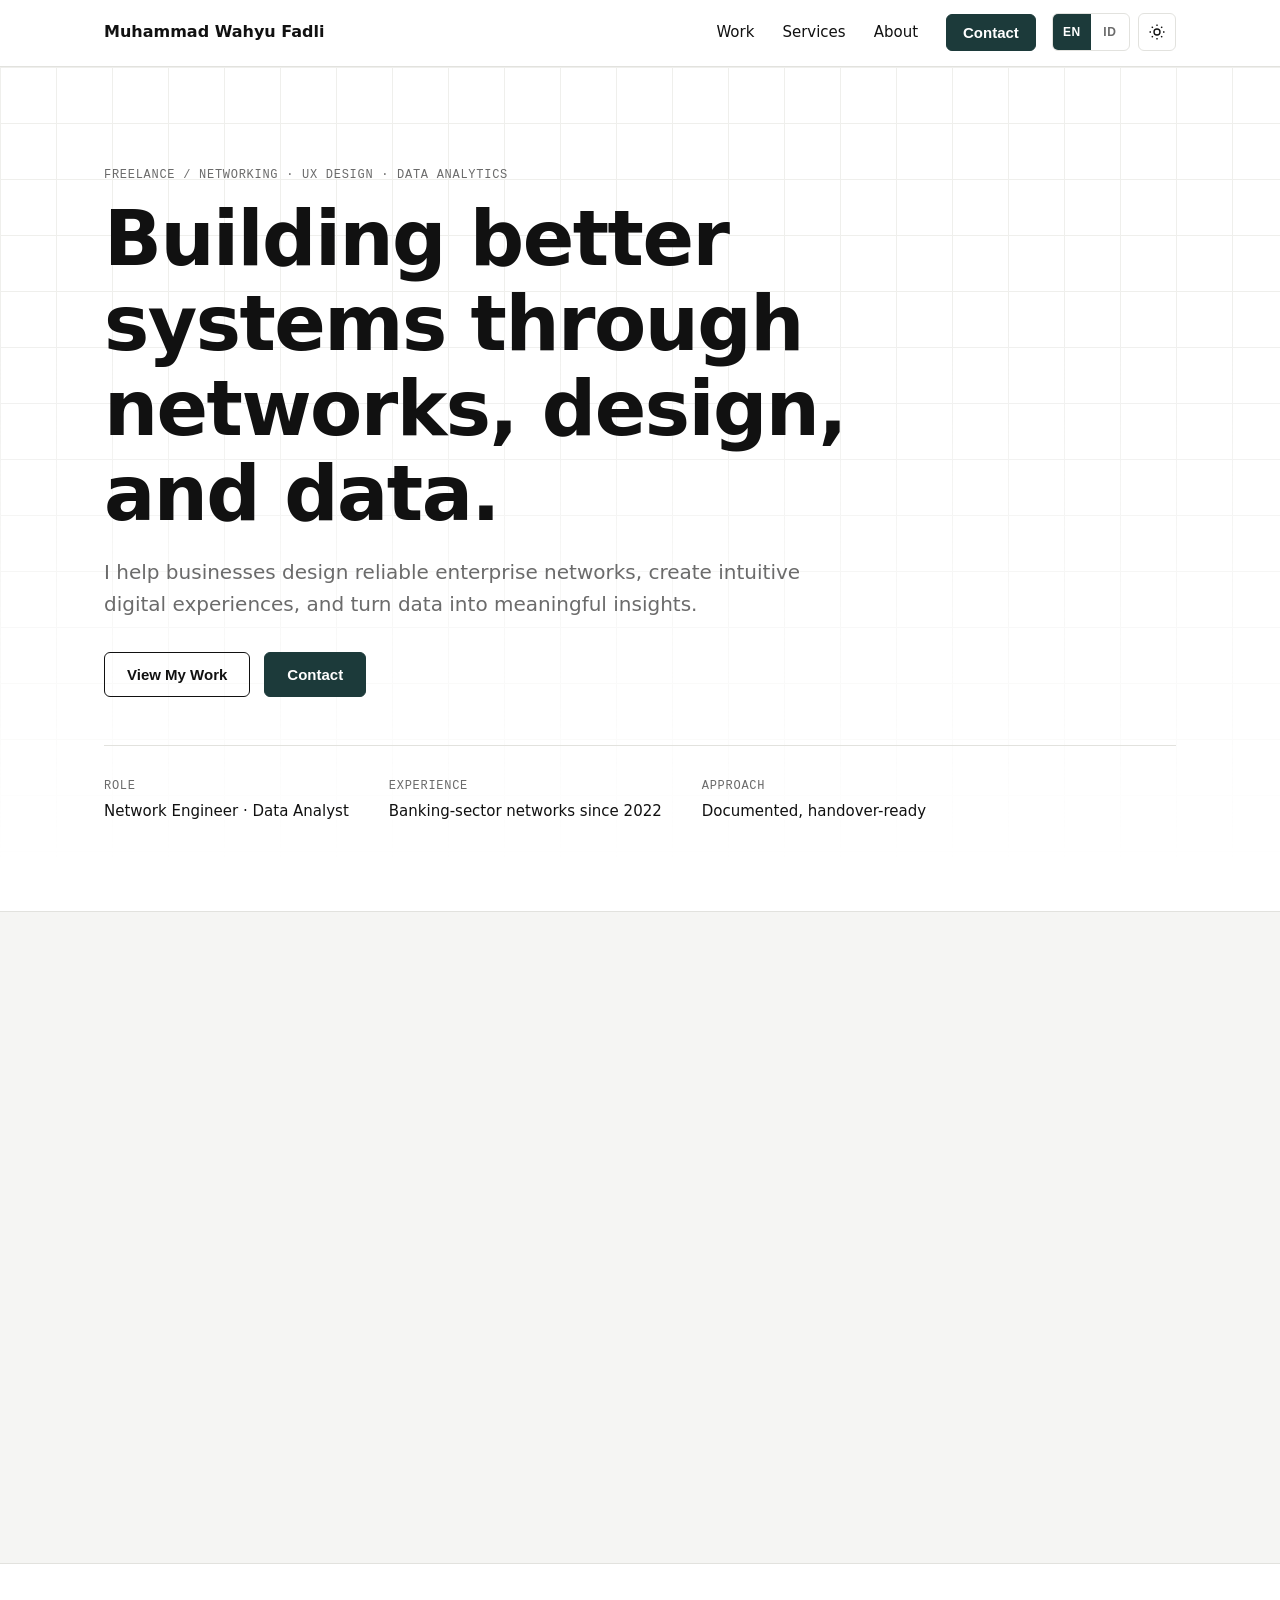
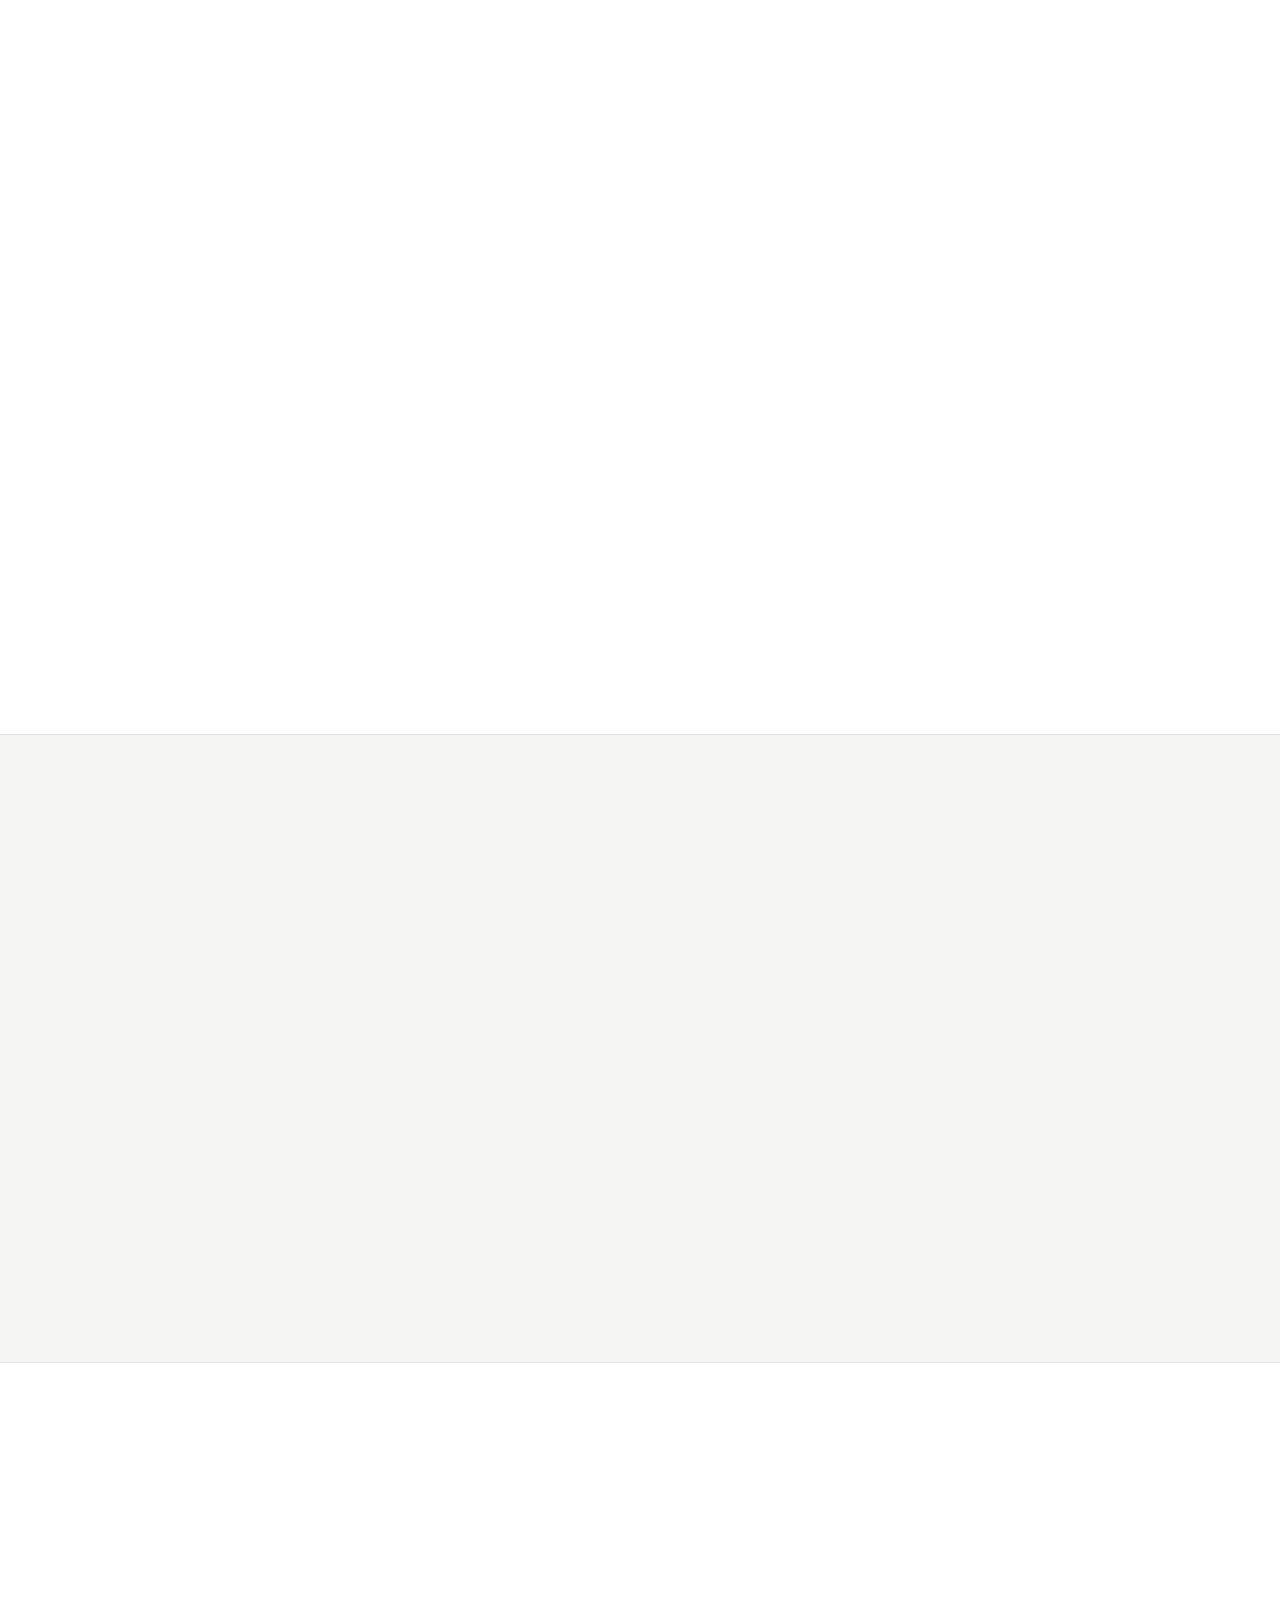
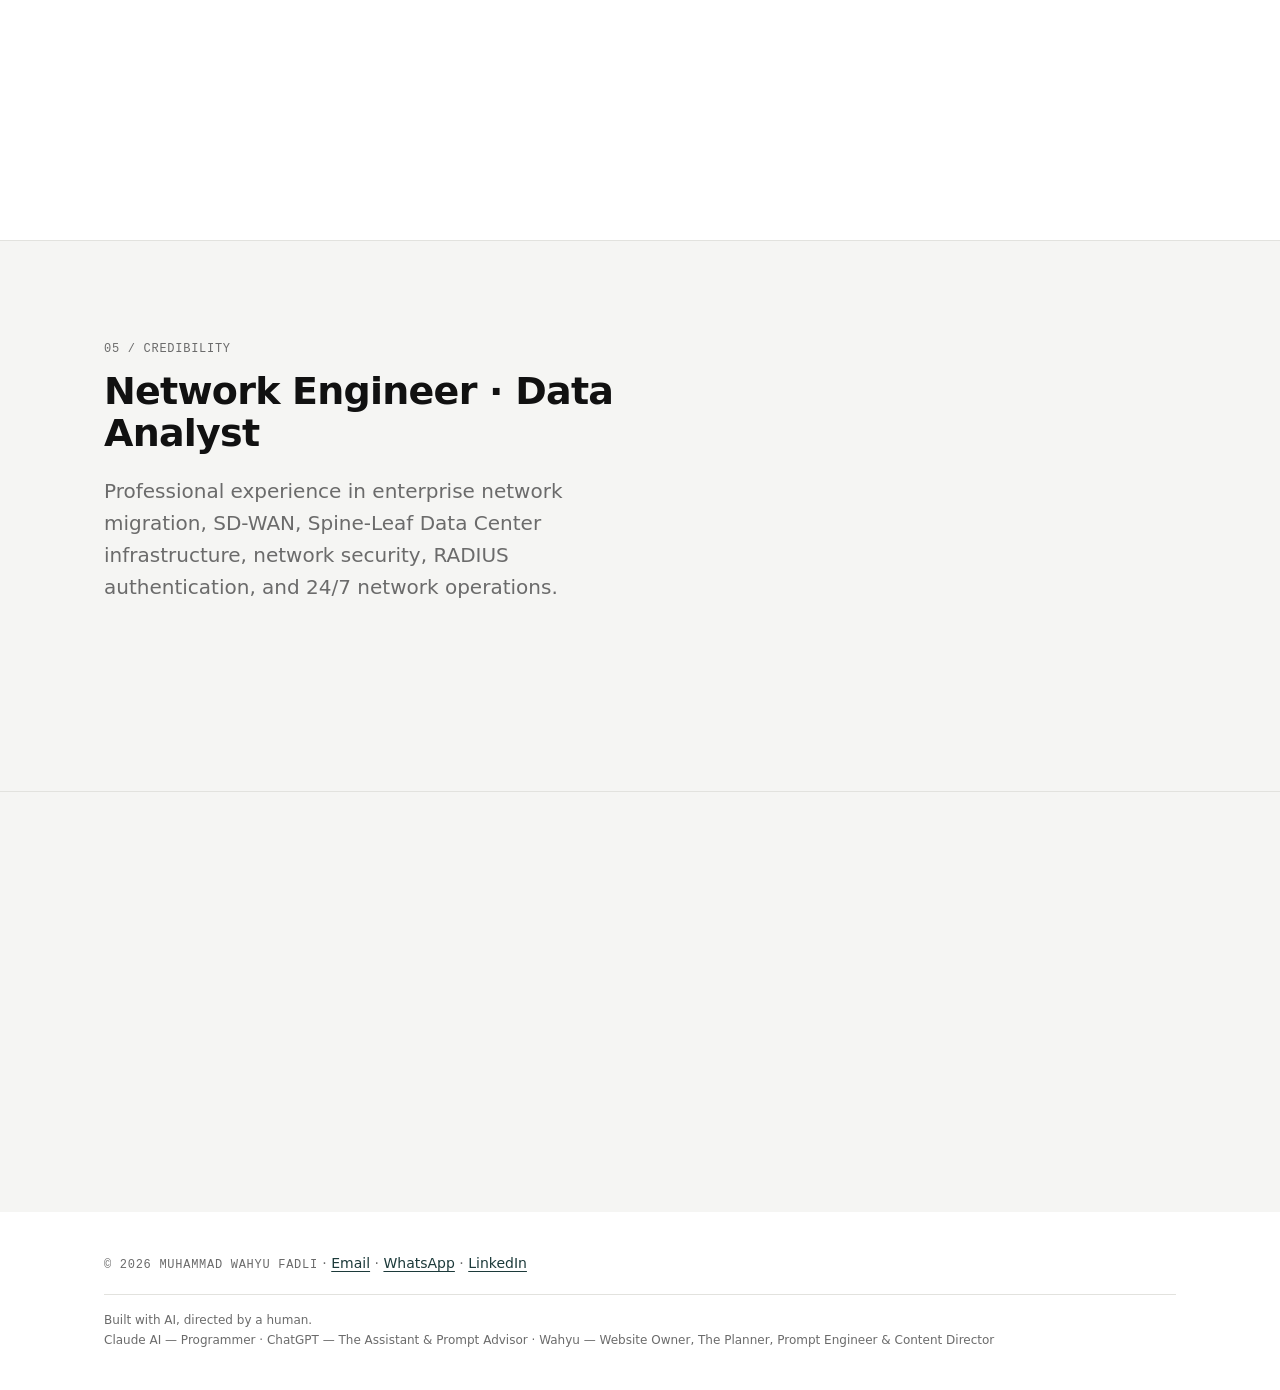
<file: index.html>
<!DOCTYPE html>
<html lang="en">
<head>
<meta charset="utf-8">
<meta name="viewport" content="width=device-width, initial-scale=1, viewport-fit=cover">
<meta http-equiv="Content-Security-Policy" content="default-src 'none'; style-src 'self' https://fonts.googleapis.com; font-src https://fonts.gstatic.com; script-src 'self'; img-src 'self' data:; connect-src https://formspree.io; frame-src 'none'; object-src 'none'; base-uri 'none'; form-action 'none'; upgrade-insecure-requests">
<meta name="referrer" content="strict-origin-when-cross-origin">
<title>Muhammad Wahyu Fadli — Networks, Design, Data</title>
<meta name="description" content="Freelance Network Engineer, UX designer and data analyst. Enterprise network design and migration, UX audits and research, data cleaning and visualization.">
<link rel="canonical" href="https://www.example.com/">
<meta property="og:type" content="website"><meta property="og:site_name" content="Muhammad Wahyu Fadli"><meta property="og:title" content="Muhammad Wahyu Fadli — Networks, Design, Data"><meta property="og:description" content="Freelance Network Engineer, UX designer and data analyst. Enterprise network design and migration, UX audits and research, data cleaning and visualization."><meta property="og:url" content="https://www.example.com/">
<meta name="twitter:card" content="summary">
<link rel="icon" href="assets/favicon.svg" type="image/svg+xml">
<script src="js/boot.js"></script>
<link rel="preconnect" href="https://fonts.gstatic.com" crossorigin>
<link href="https://fonts.googleapis.com/css2?family=Inter:wght@400;500;600;700&amp;display=swap" rel="stylesheet">
<link rel="stylesheet" href="css/styles.css">
<script defer src="js/config.js"></script>
<script defer src="i18n/id.js"></script>
<script defer src="js/modules/i18n.js"></script>
<script defer src="js/modules/theme.js"></script>
<script defer src="js/modules/nav.js"></script>
<script defer src="js/modules/reveal.js"></script>
<script defer src="js/modules/contact-form.js"></script>
<script defer src="js/modules/certificates.js"></script>
<script defer src="js/main.js"></script><script type="application/ld+json">{"@context": "https://schema.org", "@type": "Person", "name": "Muhammad Wahyu Fadli", "jobTitle": "Network Engineer", "email": "mailto:mwahyuf94@gmail.com", "sameAs": ["https://www.linkedin.com/in/mwahyuf"], "url": "https://www.example.com/"}</script>
</head>
<body data-page="home" data-title="">
<a class="skip" href="#main">Skip to content</a>
<header><div class="wrap bar">
<a class="logo" href="index.html">Muhammad Wahyu Fadli</a>
<nav aria-label="Main"><button class="menu" aria-expanded="false" aria-controls="nl">Menu</button>
<ul id="nl"><li><a href="work.html">Work</a></li><li><a href="services.html">Services</a></li><li><a href="about.html">About</a></li><li><a class="btn" href="contact.html">Contact</a></li></ul></nav><div class="ctl"><div class="lang" role="group" aria-label="Change language"><button type="button" data-l="en" lang="en" aria-label="English">EN</button><button type="button" data-l="id" lang="id" aria-label="Bahasa Indonesia">ID</button></div><button type="button" class="thm" id="thm" aria-label="Switch to dark mode"><svg class="sun" viewBox="0 0 24 24" fill="none" stroke="currentColor" stroke-width="1.8" aria-hidden="true"><circle cx="12" cy="12" r="4"/><path d="M12 2v2M12 20v2M2 12h2M20 12h2M5 5l1.5 1.5M17.5 17.5 19 19M5 19l1.5-1.5M17.5 6.5 19 5"/></svg><svg class="moon" viewBox="0 0 24 24" fill="none" stroke="currentColor" stroke-width="1.8" aria-hidden="true"><path d="M20 14.5A8 8 0 0 1 9.5 4 8 8 0 1 0 20 14.5z"/></svg></button></div>
</div><div id="prog" aria-hidden="true"></div></header>
<main id="main" tabindex="-1">
<section class="gridbg"><div class="wrap">
<p class="mono">Freelance / Networking · UX Design · Data Analytics</p>
<h1 class="hero">Building better systems through networks, design, and data.</h1>
<p class="lead">I help businesses design reliable enterprise networks, create intuitive digital experiences, and turn data into meaningful insights.</p>
<div class="row"><a class="btn sec" href="work.html">View My Work</a><a class="btn" href="contact.html">Contact</a></div>
<ul class="facts"><li><span class="mono">Role</span>Network Engineer · Data Analyst</li><li><span class="mono">Experience</span>Banking-sector networks since 2022</li><li><span class="mono">Approach</span>Documented, handover-ready</li></ul>
</div></section>

<section class="alt"><div class="wrap">
<p class="mono">01 / The problems I solve</p><h2>Clear answers to technical problems</h2>
<div class="grid3">
<article class="card"><h3>"Our network is hard to trust or change."</h3><p>I design, assess and document enterprise networks so changes are planned, reversible and understood by your whole team.</p></article>
<article class="card"><h3>"Our users struggle with our product."</h3><p>I research how people actually use your site or app, then design clearer flows and pages that guide them to act.</p></article>
<article class="card"><h3>"We have data but no answers."</h3><p>I clean messy datasets, find the patterns and present them as visuals people can decide from.</p></article>
</div>
<p class="mono mt-32">Where they overlap: network performance analytics · monitoring dashboard UX · data visualization interfaces</p>
</div></section>

<section><div class="wrap">
<p class="mono">02 / Selected work</p><h2>Proof, explained step by step</h2>
<p class="lead">Each case study shows the problem, my process and the outcome, so you can judge how I think before we talk.</p>
<div class="grid3"><a class="card cs" href="project-dc-migration.html"><p class="mono">Network design · Migration planning</p><h3>Enterprise Data Center Migration</h3><p>Migration of a banking customer's traditional Data Center to a Spine-Leaf architecture, covering validation and rollback planning.</p><span class="more">Details</span></a><a class="card cs" href="project-sd-wan-migration.html"><p class="mono">SD-WAN · Routing</p><h3>WAN to SD-WAN Migration</h3><p>Network-side migration of a customer Head Office from a traditional WAN to an SD-WAN solution, coordinated with the service provider.</p><span class="more">Details</span></a><a class="card cs" href="project-social-network-analysis.html"><p class="mono">Data analytics · Data visualization</p><h3>Social Network Analysis of Twitter Data</h3><p>Analysis of Twitter interactions about fuel products (BBM) to identify relationships, network patterns and influential accounts.</p><span class="more">Details</span></a>
</div></div></section>

<section class="alt"><div class="wrap">
<p class="mono">03 / Services</p><h2>What you can hire me for</h2>
<div class="grid3">
<article class="card"><p class="mono">01 / Network &amp; Enterprise</p><svg class="viz" viewBox="0 0 64 44" fill="none" stroke="currentColor" stroke-width="1.5" aria-hidden="true"><path d="M12 10 32 22 52 10M12 34 32 22 52 34M12 10v24M52 10v24"/><circle class="n" cx="12" cy="10" r="4"/><circle class="n" cx="52" cy="10" r="4"/><circle class="n" cx="12" cy="34" r="4"/><circle class="n" cx="52" cy="34" r="4"/><circle class="n" cx="32" cy="22" r="5"/></svg><ul><li>Network Design</li><li>Network Assessment</li><li>Network Migration Planning</li><li>Enterprise Network Documentation</li></ul></article>
<article class="card"><p class="mono">02 / UX Design</p><svg class="viz" viewBox="0 0 64 44" fill="none" stroke="currentColor" stroke-width="1.5" aria-hidden="true"><rect x="6" y="4" width="52" height="36" rx="2"/><path d="M6 14h52M38 22h14M38 28h14M38 34h8"/><rect class="f" x="12" y="20" width="20" height="14"/></svg><ul><li>UX Research</li><li>UX Audit</li><li>Landing Page Design</li></ul></article>
<article class="card"><p class="mono">03 / Data Analytics</p><svg class="viz" viewBox="0 0 64 44" fill="none" stroke="currentColor" stroke-width="1.5" aria-hidden="true"><path d="M6 40h52"/><rect class="b" x="10" y="22" width="9" height="18"/><rect class="b" x="24" y="10" width="9" height="30"/><rect class="b" x="38" y="16" width="9" height="24"/></svg><ul><li>Data Cleaning</li><li>Exploratory Data Analysis</li><li>Data Visualization</li></ul></article>
</div>
<div class="row"><a class="btn sec" href="services.html">See deliverables for each</a></div>
</div></section>

<section><div class="wrap">
<p class="mono">04 / How we work together</p><h2>A simple, predictable process</h2>
<ol class="proc">
<li><span class="mono">Step 1</span><h3>Discover</h3><p>A short conversation about your goal, constraints and timeline.</p></li>
<li><span class="mono">Step 2</span><h3>Analyze</h3><p>I review your environment, users or data and name the real problem.</p></li>
<li><span class="mono">Step 3</span><h3>Design</h3><p>You get a clear proposal with reasoning, scope and deliverables.</p></li>
<li><span class="mono">Step 4</span><h3>Deliver</h3><p>I produce the work and walk you through it.</p></li>
<li><span class="mono">Step 5</span><h3>Hand over</h3><p>Everything is documented so your team can run it without me.</p></li>
</ol></div></section>

<section class="alt"><div class="wrap two">
<div><p class="mono">05 / Credibility</p><h2>Network Engineer · Data Analyst</h2>
<p class="lead">Professional experience in enterprise network migration, SD-WAN, Spine-Leaf Data Center infrastructure, network security, RADIUS authentication, and 24/7 network operations.</p>
<div class="row"><a class="btn sec" href="about.html">About me</a></div></div>
<dl><dt>Network Engineer</dt><dd>PT. Swadharma Duta Data · Nov 2022 – Present</dd>
<dt>Freelance Data Analyst</dt><dd>Social Network Analysis project · Oct 2022 – Jan 2023</dd>
<dt>Certifications</dt><dd>Cisco CCNA · MikroTik MTCNA (see About for verification links)</dd>
<dt>Highlights</dt><dd><span class="tag">SD-WAN</span><span class="tag">Spine-Leaf</span><span class="tag">Disaster Recovery</span><span class="tag">802.1X / RADIUS</span><span class="tag">MoP / CRF</span><span class="tag">Data Cleaning</span></dd></dl>
</div></section>

<section class="final"><div class="wrap">
<p class="mono">06 / Next step</p><h2>Let's build something useful.</h2>
<p class="lead">Have a project, problem, or idea? Tell me a little about it and I'll reply with next steps.</p>
<div class="row"><a class="btn" href="contact.html">Contact</a></div>
</div></section>
</main>

<footer><div class="wrap"><span class="mono">© 2026 Muhammad Wahyu Fadli</span> · <a href="mailto:mwahyuf94@gmail.com">Email</a> · <a href="https://wa.me/6281377826272" target="_blank" rel="noopener noreferrer">WhatsApp</a> · <a href="https://www.linkedin.com/in/mwahyuf" target="_blank" rel="noopener noreferrer">LinkedIn</a><div class="credit"><p class="credit-lead">Built with AI, directed by a human.</p><p><span>Claude AI — Programmer</span> · <span>ChatGPT — The Assistant &amp; Prompt Advisor</span> · <span>Wahyu — Website Owner, The Planner, Prompt Engineer &amp; Content Director</span></p></div></div></footer>
</body>
</html>
</file>
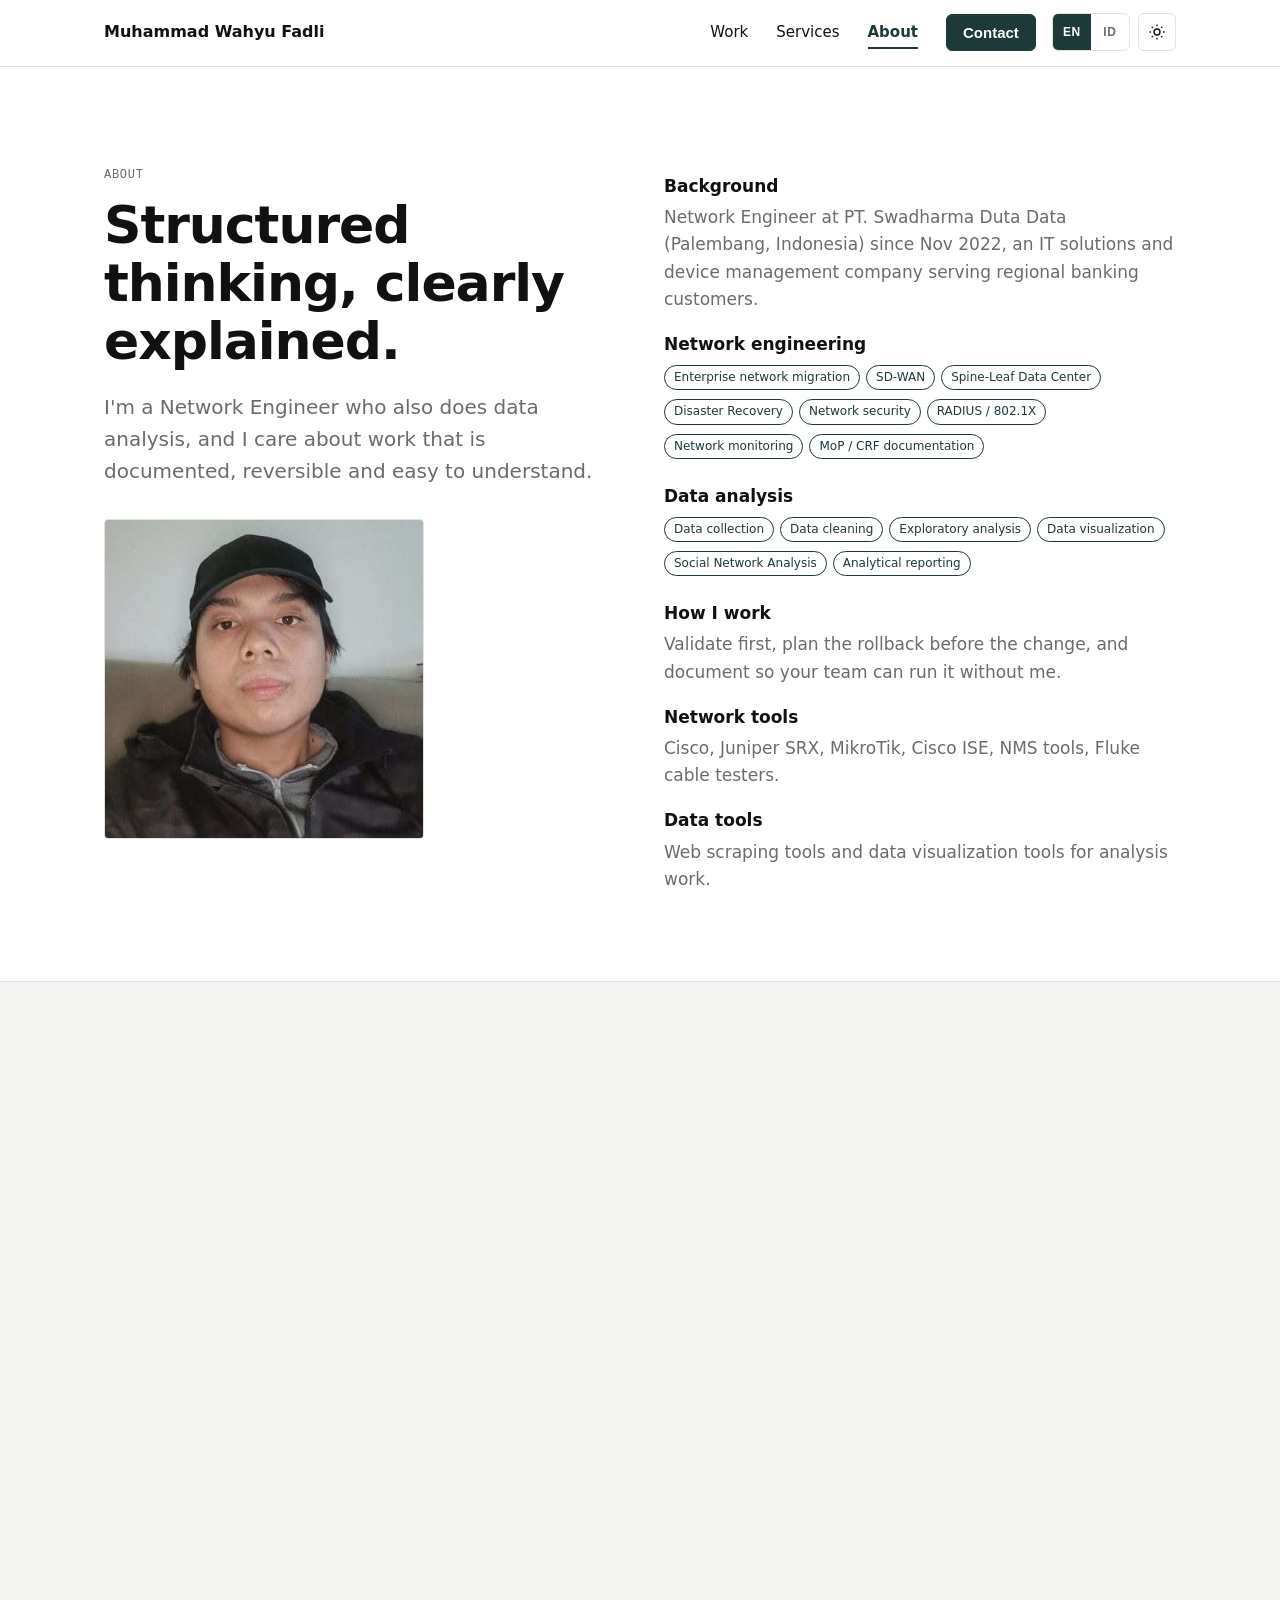
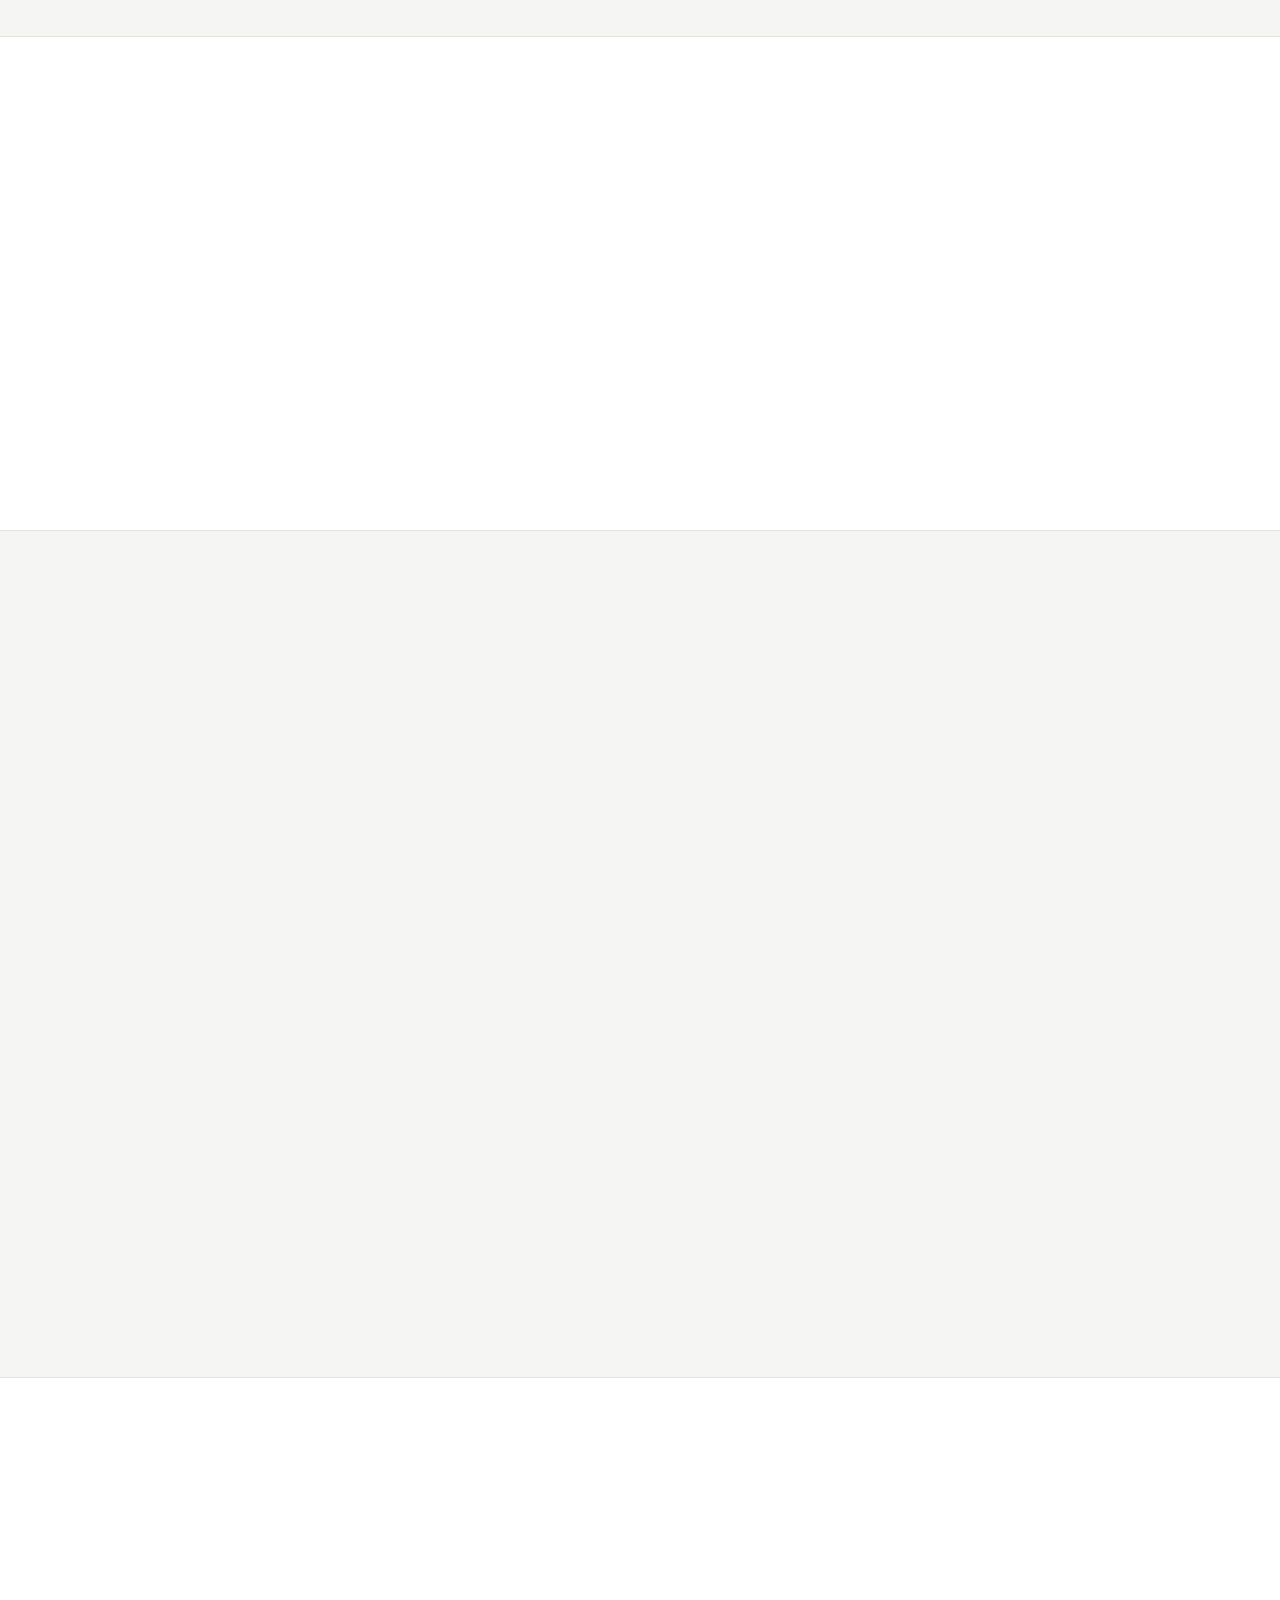
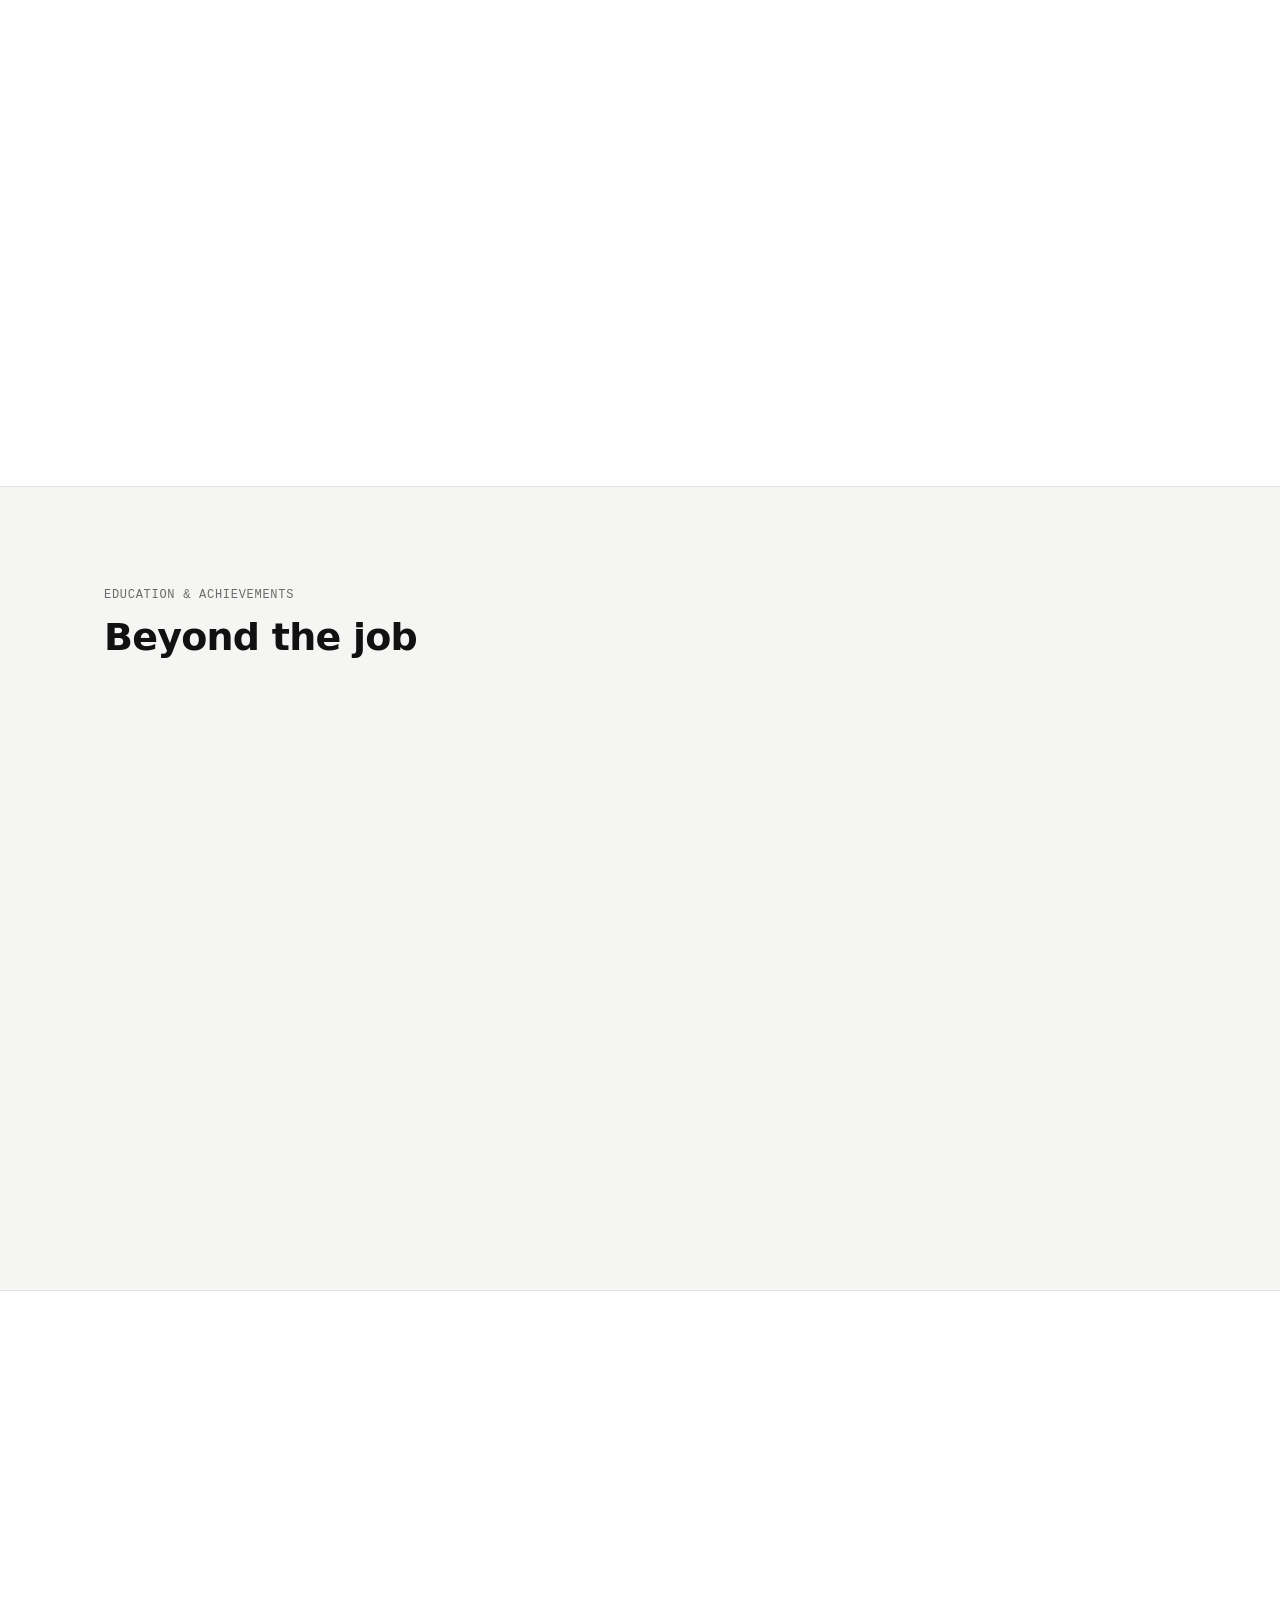
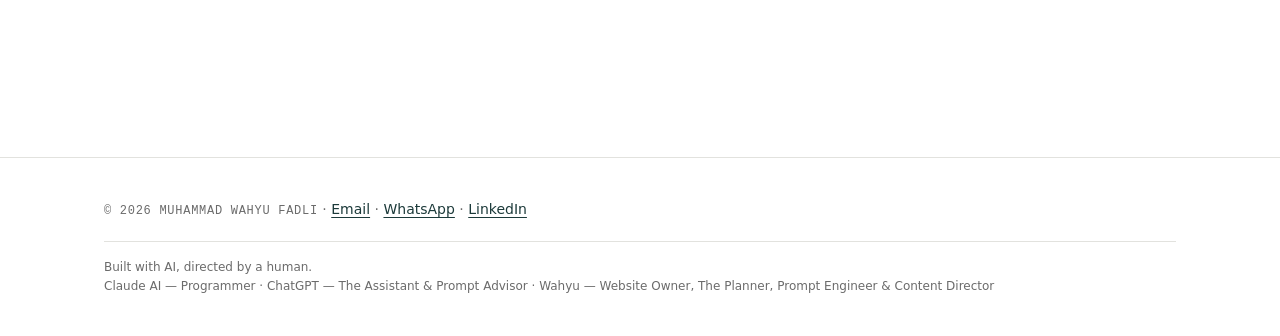
<file: about.html>
<!DOCTYPE html>
<html lang="en">
<head>
<meta charset="utf-8">
<meta name="viewport" content="width=device-width, initial-scale=1, viewport-fit=cover">
<meta http-equiv="Content-Security-Policy" content="default-src 'none'; style-src 'self' https://fonts.googleapis.com; font-src https://fonts.gstatic.com; script-src 'self'; img-src 'self' data:; connect-src https://formspree.io; frame-src 'none'; object-src 'none'; base-uri 'none'; form-action 'none'; upgrade-insecure-requests">
<meta name="referrer" content="strict-origin-when-cross-origin">
<title>About — Muhammad Wahyu Fadli</title>
<meta name="description" content="About Muhammad Wahyu Fadli: Network Engineer with experience in enterprise migrations, SD-WAN, network security and data analysis.">
<link rel="canonical" href="https://www.example.com/about.html">
<meta property="og:type" content="website"><meta property="og:site_name" content="Muhammad Wahyu Fadli"><meta property="og:title" content="About — Muhammad Wahyu Fadli"><meta property="og:description" content="About Muhammad Wahyu Fadli: Network Engineer with experience in enterprise migrations, SD-WAN, network security and data analysis."><meta property="og:url" content="https://www.example.com/about.html">
<meta name="twitter:card" content="summary">
<link rel="icon" href="assets/favicon.svg" type="image/svg+xml">
<script src="js/boot.js"></script>
<link rel="preconnect" href="https://fonts.gstatic.com" crossorigin>
<link href="https://fonts.googleapis.com/css2?family=Inter:wght@400;500;600;700&amp;display=swap" rel="stylesheet">
<link rel="stylesheet" href="css/styles.css">
<script defer src="js/config.js"></script>
<script defer src="i18n/id.js"></script>
<script defer src="js/modules/i18n.js"></script>
<script defer src="js/modules/theme.js"></script>
<script defer src="js/modules/nav.js"></script>
<script defer src="js/modules/reveal.js"></script>
<script defer src="js/modules/contact-form.js"></script>
<script defer src="js/modules/certificates.js"></script>
<script defer src="js/main.js"></script></head>
<body data-page="about" data-title="About" data-progress>
<a class="skip" href="#main">Skip to content</a>
<header><div class="wrap bar">
<a class="logo" href="index.html">Muhammad Wahyu Fadli</a>
<nav aria-label="Main"><button class="menu" aria-expanded="false" aria-controls="nl">Menu</button>
<ul id="nl"><li><a href="work.html">Work</a></li><li><a href="services.html">Services</a></li><li><a href="about.html" aria-current="page">About</a></li><li><a class="btn" href="contact.html">Contact</a></li></ul></nav><div class="ctl"><div class="lang" role="group" aria-label="Change language"><button type="button" data-l="en" lang="en" aria-label="English">EN</button><button type="button" data-l="id" lang="id" aria-label="Bahasa Indonesia">ID</button></div><button type="button" class="thm" id="thm" aria-label="Switch to dark mode"><svg class="sun" viewBox="0 0 24 24" fill="none" stroke="currentColor" stroke-width="1.8" aria-hidden="true"><circle cx="12" cy="12" r="4"/><path d="M12 2v2M12 20v2M2 12h2M20 12h2M5 5l1.5 1.5M17.5 17.5 19 19M5 19l1.5-1.5M17.5 6.5 19 5"/></svg><svg class="moon" viewBox="0 0 24 24" fill="none" stroke="currentColor" stroke-width="1.8" aria-hidden="true"><path d="M20 14.5A8 8 0 0 1 9.5 4 8 8 0 1 0 20 14.5z"/></svg></button></div>
</div><div id="prog" aria-hidden="true"></div></header>
<main id="main" tabindex="-1">
<section><div class="wrap two">
<div><p class="mono">About</p><h1>Structured thinking, clearly explained.</h1>
<p class="lead">I'm a Network Engineer who also does data analysis, and I care about work that is documented, reversible and easy to understand.</p>
<figure class="portrait"><img decoding="async" src="assets/img/portrait.jpg" width="320" height="320" alt="Portrait of Muhammad Wahyu Fadli"></figure></div>
<dl><dt>Background</dt><dd>Network Engineer at PT. Swadharma Duta Data (Palembang, Indonesia) since Nov 2022, an IT solutions and device management company serving regional banking customers.</dd>
<dt>Network engineering</dt><dd><span class="tag">Enterprise network migration</span><span class="tag">SD-WAN</span><span class="tag">Spine-Leaf Data Center</span><span class="tag">Disaster Recovery</span><span class="tag">Network security</span><span class="tag">RADIUS / 802.1X</span><span class="tag">Network monitoring</span><span class="tag">MoP / CRF documentation</span></dd>
<dt>Data analysis</dt><dd><span class="tag">Data collection</span><span class="tag">Data cleaning</span><span class="tag">Exploratory analysis</span><span class="tag">Data visualization</span><span class="tag">Social Network Analysis</span><span class="tag">Analytical reporting</span></dd>
<dt>How I work</dt><dd>Validate first, plan the rollback before the change, and document so your team can run it without me.</dd>
<dt>Network tools</dt><dd>Cisco, Juniper SRX, MikroTik, Cisco ISE, NMS tools, Fluke cable testers.</dd><dt>Data tools</dt><dd>Web scraping tools and data visualization tools for analysis work.</dd></dl>
</div></section>
<section class="alt"><div class="wrap"><p class="mono">Experience / 01 · Network Engineering</p><h2>Network Engineer</h2>
<p class="mono">PT. Swadharma Duta Data · Palembang, Indonesia · Nov 2022 – Present</p><p class="lead">Enterprise network migration, security and 24/7 operations for banking-related customers. Customer details are anonymized.</p>
<div class="mt-32"><details><summary><span>Migration &amp; architecture</span></summary><ul><li>Wrote MoPs for Data Center to Disaster Recovery Center migration (approximately 2–3% downtime).</li><li>Managed Traditional WAN to SD-WAN migration on the network side (approximately 6–10% downtime).</li><li>Wrote MoPs for Traditional Data Center to Spine-Leaf migration (approximately 5% downtime) and for access switches to a Spine-Leaf core.</li><li>Wrote the MoP for connecting a customer DRC to a third-party SD-WAN service: router configuration, cabling, rack positioning, rollback.</li></ul></details><details><summary><span>Security &amp; access control</span></summary><ul><li>Implemented Cisco switch port security on Head Office access switches from approved CRFs.</li><li>Replaced aging edge devices with Juniper SRX firewall-based routers and implemented 802.1X using MikroTik as RADIUS server.</li><li>Configured RADIUS authentication on remote Juniper SRX devices with Cisco ISE.</li><li>Prepared CRFs and configured access lists and NAT for third-party partner connectivity.</li></ul></details><details><summary><span>Operations &amp; recovery</span></summary><ul><li>24/7 monitoring, maintenance and troubleshooting across Head Office, branches, ATMs and core infrastructure in DC and DRC, supporting SLA compliance.</li><li>Restored approximately 75% of affected branch network points after flooding (surveys, cable testing, termination, repairs).</li><li>Wrote MoP and CRF for RSPAN traffic mirroring to a Fraud Detection System.</li></ul></details></div></div></section>
<section><div class="wrap"><p class="mono">Experience / 02 · Data Analytics</p><h2>Freelance Data Analyst</h2>
<p class="mono">Palembang, Indonesia · Oct 2022 – Jan 2023</p><p class="lead">A separate freelance engagement: technical guidance on a Social Network Analysis thesis project.</p>
<div class="mt-32"><details><summary><span>Social Network Analysis project</span></summary><ul><li>Analyzed Twitter user interactions about fuel products (BBM) to identify relationships, network patterns and influential nodes using centrality measures.</li><li>Advised on data collection with web scraping tools and helped define data parameters (usernames, account activity year, tweet location, tweet content).</li><li>Cleaned and preprocessed approximately 40% of the dataset: null values, inconsistent location names, irrelevant columns.</li><li>Supported visualization and exploratory analysis, and helped prepare the final report and presentation.</li></ul></details></div></div></section>
<section class="alt"><div class="wrap"><p class="mono">Skills &amp; Technologies</p><h2>What I work with</h2><div class="grid3"><article class="card sk"><h3>Network platforms</h3><span class="tag">Cisco</span><span class="tag">MikroTik</span><span class="tag">Juniper SRX</span><span class="tag">Palo Alto NGFW</span><span class="tag">FortiGate</span><span class="tag">Cisco ISE</span><span class="tag">Juniper Apstra</span></article><article class="card sk"><h3>Protocols &amp; technologies</h3><span class="tag">VLAN</span><span class="tag">Switching</span><span class="tag">STP</span><span class="tag">Static &amp; dynamic routing (BGP, OSPF)</span><span class="tag">IPSec tunneling</span><span class="tag">EVPN-VXLAN</span><span class="tag">RADIUS / 802.1X</span><span class="tag">ACL &amp; NAT</span><span class="tag">DHCP</span><span class="tag">DNS</span><span class="tag">TCP/IP</span></article><article class="card sk"><h3>Tools &amp; labs</h3><span class="tag">VMware</span><span class="tag">Windows Server</span><span class="tag">GNS3</span><span class="tag">Cisco Packet Tracer</span><span class="tag">Wireshark</span><span class="tag">Nmap</span><span class="tag">Fluke cable testers</span></article><article class="card sk"><h3>UX design</h3><span class="tag">Design thinking</span><span class="tag">User &amp; product research</span><span class="tag">User journey</span><span class="tag">Wireframing</span><span class="tag">Prototyping</span></article><article class="card sk"><h3>Data analytics</h3><span class="tag">Data cleaning</span><span class="tag">Exploratory analysis</span><span class="tag">Data visualization</span><span class="tag">Social Network Analysis</span><span class="tag">Web scraping</span><span class="tag">Analytical reporting</span></article><article class="card sk"><h3>Working style &amp; languages</h3><span class="tag">Problem solving</span><span class="tag">Critical thinking</span><span class="tag">Collaboration</span><span class="tag">Time &amp; team management</span><span class="tag">Continuous learning</span><span class="tag">Leadership</span><span class="tag">Indonesian</span><span class="tag">English</span></article></div></div></section>
<section><div class="wrap"><p class="mono">Certifications</p><h2>Certifications</h2><div class="grid3 grid-2"><article class="card"><h3>Cisco Certified Network Associate (CCNA)</h3><p class="mono">Cisco · 2023</p><p>Certified Oct 25, 2023 · Valid through Mar 6, 2028</p><p>Cisco ID: CSCO14485494<br>Verification No.: 58205531aa2244d5afcf39b39d4d2975</p><div class="row mt-20"><a class="btn sec cbtn" href="assets/img/cert-cisco.jpg" data-d="cd1" target="_blank" rel="noopener noreferrer">View Certificate</a><a class="tl" href="https://www.cisco.com/go/verifycertificate" target="_blank" rel="noopener noreferrer">Verify Credential<svg class="ext" viewBox="0 0 24 24" fill="none" stroke="currentColor" stroke-width="2" aria-hidden="true"><path d="M7 17 17 7M8 7h9v9"/></svg><span class="sr">(opens in a new tab)</span></a></div></article><article class="card"><h3>MikroTik Certified Network Associate (MTCNA)</h3><p class="mono">MikroTik · 2021</p><p>Issued Nov 25, 2021 · Three-year validity period (ended Nov 25, 2024)</p><p>Certificate ID: 2111NA8779</p><div class="row mt-20"><a class="btn sec cbtn" href="assets/img/cert-mikrotik.jpg" data-d="cd2" target="_blank" rel="noopener noreferrer">View Certificate</a><a class="tl" href="https://mikrotik.com/certificates" target="_blank" rel="noopener noreferrer">Verify Credential<svg class="ext" viewBox="0 0 24 24" fill="none" stroke="currentColor" stroke-width="2" aria-hidden="true"><path d="M7 17 17 7M8 7h9v9"/></svg><span class="sr">(opens in a new tab)</span></a></div></article></div><p class="mono mt-20">The certificate copy is for viewing. Use Verify Credential to confirm it on the official provider website.</p></div></section>
<section class="alt"><div class="wrap two"><div><p class="mono">Education &amp; achievements</p><h2>Beyond the job</h2></div><dl><dt>Education</dt><dd>Bachelor of Computer Systems, Universitas Sriwijaya · 2018 – 2022 · GPA 3.70/4.00</dd><dt>Publication</dt><dd>Research paper published in the Jurnal Nasional Teknik Elektro (JNTE), Universitas Andalas, a SINTA 2-indexed journal.</dd><dt>UI/UX competitions</dt><dd>2nd place, national UI/UX design competition (HIMAVO Micro IT, IPB University); 3rd place, national UI/UX design competition (HIMASISKO, Universitas Sriwijaya). Took part in 4+ national UI/UX competitions.</dd><dt>Scholarship</dt><dd>PPA Academic Achievement Scholarship recipient, Universitas Sriwijaya, 2019.</dd><dt>UX learning</dt><dd>Niagahoster virtual internship as UI/UX designer (Sep – Oct 2022): design thinking, user and product research, user journey, wireframing and prototyping.</dd></dl></div></section>
<section><div class="wrap"><p class="mono">CV</p><h2>Want to explore my background further?</h2><p class="lead">View my complete CV for a detailed overview of my professional experience, skills, education, and certifications.</p><div class="row"><a class="btn sec" id="cv" href="https://drive.google.com/file/d/1GnRfa91rAAo5Iwn4jEQ8ydtNfikR7etz/view?usp=sharing" target="_blank" rel="noopener noreferrer" aria-describedby="cvn"><svg viewBox="0 0 24 24" width="18" height="18" fill="none" stroke="currentColor" stroke-width="1.8" aria-hidden="true"><path d="M6 3h8l4 4v14H6z"/><path d="M14 3v4h4M9 13h6M9 17h6"/></svg>View CV</a><a class="btn" href="contact.html">Contact</a></div><p class="mono mt-16" id="cvn">Google Drive · Opens in a new tab</p></div></section>
</main>
<dialog id="cd1" aria-label="Cisco Certified Network Associate (CCNA) certificate"><img loading="lazy" decoding="async" src="assets/img/cert-cisco.jpg" width="1200" height="927" alt="Certificate: Cisco Certified Network Associate (CCNA), issued to Muhammad Wahyu Fadli"><form method="dialog"><button class="btn" autofocus>Close</button></form></dialog><dialog id="cd2" aria-label="MikroTik Certified Network Associate (MTCNA) certificate"><img loading="lazy" decoding="async" src="assets/img/cert-mikrotik.jpg" width="707" height="1000" alt="Certificate: MikroTik Certified Network Associate (MTCNA), issued to Muhammad Wahyu Fadli"><form method="dialog"><button class="btn" autofocus>Close</button></form></dialog>
<footer><div class="wrap"><span class="mono">© 2026 Muhammad Wahyu Fadli</span> · <a href="mailto:mwahyuf94@gmail.com">Email</a> · <a href="https://wa.me/6281377826272" target="_blank" rel="noopener noreferrer">WhatsApp</a> · <a href="https://www.linkedin.com/in/mwahyuf" target="_blank" rel="noopener noreferrer">LinkedIn</a><div class="credit"><p class="credit-lead">Built with AI, directed by a human.</p><p><span>Claude AI — Programmer</span> · <span>ChatGPT — The Assistant &amp; Prompt Advisor</span> · <span>Wahyu — Website Owner, The Planner, Prompt Engineer &amp; Content Director</span></p></div></div></footer>
</body>
</html>
</file>
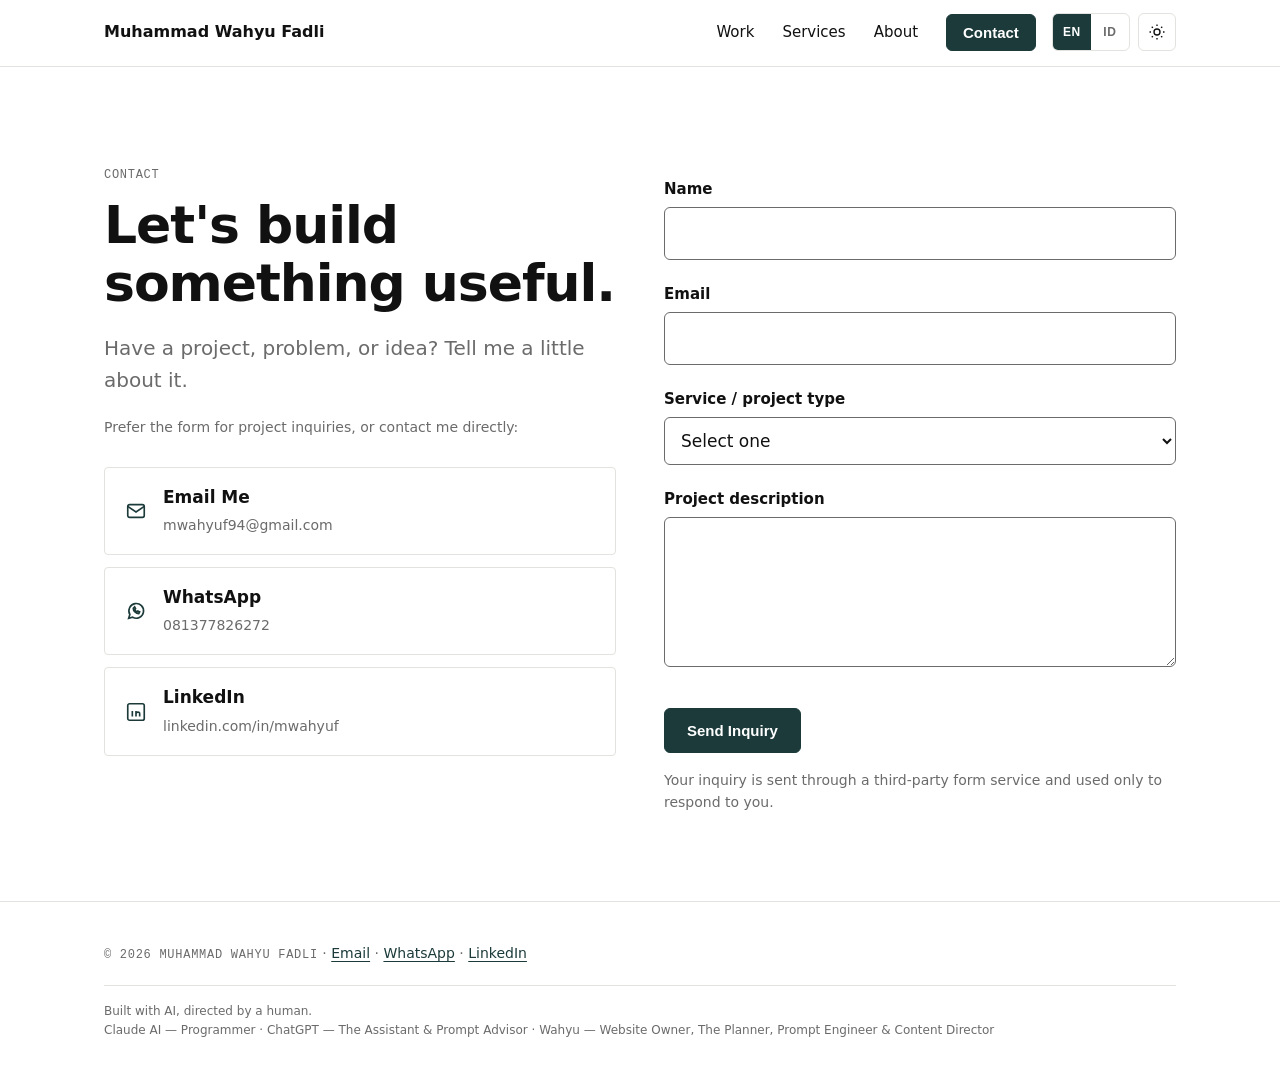
<file: contact.html>
<!DOCTYPE html>
<html lang="en">
<head>
<meta charset="utf-8">
<meta name="viewport" content="width=device-width, initial-scale=1, viewport-fit=cover">
<meta http-equiv="Content-Security-Policy" content="default-src 'none'; style-src 'self' https://fonts.googleapis.com; font-src https://fonts.gstatic.com; script-src 'self'; img-src 'self' data:; connect-src https://formspree.io; frame-src 'none'; object-src 'none'; base-uri 'none'; form-action 'none'; upgrade-insecure-requests">
<meta name="referrer" content="strict-origin-when-cross-origin">
<title>Contact — Muhammad Wahyu Fadli</title>
<meta name="description" content="Contact Muhammad Wahyu Fadli about a networking, UX design or data analytics project.">
<link rel="canonical" href="https://www.example.com/contact.html">
<meta property="og:type" content="website"><meta property="og:site_name" content="Muhammad Wahyu Fadli"><meta property="og:title" content="Contact — Muhammad Wahyu Fadli"><meta property="og:description" content="Contact Muhammad Wahyu Fadli about a networking, UX design or data analytics project."><meta property="og:url" content="https://www.example.com/contact.html">
<meta name="twitter:card" content="summary">
<link rel="icon" href="assets/favicon.svg" type="image/svg+xml">
<script src="js/boot.js"></script>
<link rel="preconnect" href="https://fonts.gstatic.com" crossorigin>
<link href="https://fonts.googleapis.com/css2?family=Inter:wght@400;500;600;700&amp;display=swap" rel="stylesheet">
<link rel="stylesheet" href="css/styles.css">
<script defer src="js/config.js"></script>
<script defer src="i18n/id.js"></script>
<script defer src="js/modules/i18n.js"></script>
<script defer src="js/modules/theme.js"></script>
<script defer src="js/modules/nav.js"></script>
<script defer src="js/modules/reveal.js"></script>
<script defer src="js/modules/contact-form.js"></script>
<script defer src="js/modules/certificates.js"></script>
<script defer src="js/main.js"></script></head>
<body data-page="contact" data-title="Contact">
<a class="skip" href="#main">Skip to content</a>
<header><div class="wrap bar">
<a class="logo" href="index.html">Muhammad Wahyu Fadli</a>
<nav aria-label="Main"><button class="menu" aria-expanded="false" aria-controls="nl">Menu</button>
<ul id="nl"><li><a href="work.html">Work</a></li><li><a href="services.html">Services</a></li><li><a href="about.html">About</a></li><li><a class="btn" href="contact.html" aria-current="page">Contact</a></li></ul></nav><div class="ctl"><div class="lang" role="group" aria-label="Change language"><button type="button" data-l="en" lang="en" aria-label="English">EN</button><button type="button" data-l="id" lang="id" aria-label="Bahasa Indonesia">ID</button></div><button type="button" class="thm" id="thm" aria-label="Switch to dark mode"><svg class="sun" viewBox="0 0 24 24" fill="none" stroke="currentColor" stroke-width="1.8" aria-hidden="true"><circle cx="12" cy="12" r="4"/><path d="M12 2v2M12 20v2M2 12h2M20 12h2M5 5l1.5 1.5M17.5 17.5 19 19M5 19l1.5-1.5M17.5 6.5 19 5"/></svg><svg class="moon" viewBox="0 0 24 24" fill="none" stroke="currentColor" stroke-width="1.8" aria-hidden="true"><path d="M20 14.5A8 8 0 0 1 9.5 4 8 8 0 1 0 20 14.5z"/></svg></button></div>
</div><div id="prog" aria-hidden="true"></div></header>
<main id="main" tabindex="-1">
<section><div class="wrap two">
<div><p class="mono">Contact</p><h1>Let's build something useful.</h1>
<p class="lead">Have a project, problem, or idea? Tell me a little about it.</p>
<p class="note">Prefer the form for project inquiries, or contact me directly:</p>
<div class="ctcs">
<a class="ctc" href="mailto:mwahyuf94@gmail.com"><svg class="ic" viewBox="0 0 24 24" width="22" height="22" fill="none" stroke="currentColor" stroke-width="1.8" aria-hidden="true"><rect x="3" y="5" width="18" height="14" rx="2"/><path d="m3 7 9 6 9-6"/></svg><span><b>Email Me</b><small>mwahyuf94@gmail.com</small></span></a>
<a class="ctc" href="https://wa.me/6281377826272?text=Hi%20Wahyu%2C%20I%27d%20like%20to%20discuss%20a%20project." target="_blank" rel="noopener noreferrer"><svg class="ic" viewBox="0 0 24 24" width="22" height="22" fill="none" stroke="currentColor" stroke-width="1.8" aria-hidden="true"><path d="M4 20l1.3-4.2A8 8 0 1 1 8.300 18.800z"/><path d="M9 9c0 3 3 6 6 6l1-2-2-1-1 1c-1-.5-2-1.500-2.500-2.500l1-1-1-2z"/></svg><span><b>WhatsApp</b><small>081377826272</small><span class="sr">(opens in a new tab)</span></span></a>
<a class="ctc" href="https://www.linkedin.com/in/mwahyuf" target="_blank" rel="noopener noreferrer"><svg class="ic" viewBox="0 0 24 24" width="22" height="22" fill="none" stroke="currentColor" stroke-width="1.8" aria-hidden="true"><rect x="3" y="3" width="18" height="18" rx="2"/><path d="M8 11v6M8 7.500v.01M12 17v-6m0 3c0-2 4-3 4 0v3"/></svg><span><b>LinkedIn</b><small>linkedin.com/in/mwahyuf</small><span class="sr">(opens in a new tab)</span></span></a>
</div></div>
<noscript><p class="notice">The contact form needs JavaScript. Please email me directly at <a href="mailto:mwahyuf94@gmail.com">mwahyuf94@gmail.com</a>.</p></noscript>
<form id="f" novalidate aria-describedby="privacy">
<div class="hp" aria-hidden="true"><label>Leave empty<input id="hp" name="_gotcha" tabindex="-1" autocomplete="off"></label></div>
<label for="n">Name</label><input id="n" name="name" type="text" autocomplete="name" maxlength="100" required><div class="err" id="n-e" role="alert"></div>
<label for="e">Email</label><input id="e" name="email" type="email" autocomplete="email" maxlength="254" required><div class="err" id="e-e" role="alert"></div>
<label for="t">Service / project type</label><select id="t" name="project_type" required><option value="">Select one</option><option value="Network &amp; Enterprise">Network &amp; Enterprise</option><option value="UX Design">UX Design</option><option value="Data Analytics">Data Analytics</option><option value="Other / Not sure yet">Other / Not sure yet</option></select><div class="err" id="t-e" role="alert"></div>
<label for="d">Project description</label><textarea id="d" name="message" maxlength="2000" required></textarea><div class="err" id="d-e" role="alert"></div>
<div class="row"><button class="btn" type="submit" id="send"><span class="lbl">Send Inquiry</span><span class="lbl-busy" hidden>Sending...</span></button></div>
<p class="note" id="privacy">Your inquiry is sent through a third-party form service and used only to respond to you.</p>
<div class="notice notice-ok" id="status-ok" role="status" tabindex="-1" hidden><p class="notice-title">Your inquiry has been sent successfully.</p><p>Thank you for reaching out. I'll review your project details and get back to you as soon as possible.</p></div>
<div class="notice notice-err" id="status-err" role="alert" tabindex="-1" hidden><p class="notice-title">Something went wrong.</p><p>Your inquiry could not be submitted. Please try again or contact me directly by email at <a href="mailto:mwahyuf94@gmail.com">mwahyuf94@gmail.com</a>.</p></div>
</form>
</div></section>
</main>

<footer><div class="wrap"><span class="mono">© 2026 Muhammad Wahyu Fadli</span> · <a href="mailto:mwahyuf94@gmail.com">Email</a> · <a href="https://wa.me/6281377826272" target="_blank" rel="noopener noreferrer">WhatsApp</a> · <a href="https://www.linkedin.com/in/mwahyuf" target="_blank" rel="noopener noreferrer">LinkedIn</a><div class="credit"><p class="credit-lead">Built with AI, directed by a human.</p><p><span>Claude AI — Programmer</span> · <span>ChatGPT — The Assistant &amp; Prompt Advisor</span> · <span>Wahyu — Website Owner, The Planner, Prompt Engineer &amp; Content Director</span></p></div></div></footer>
</body>
</html>
</file>
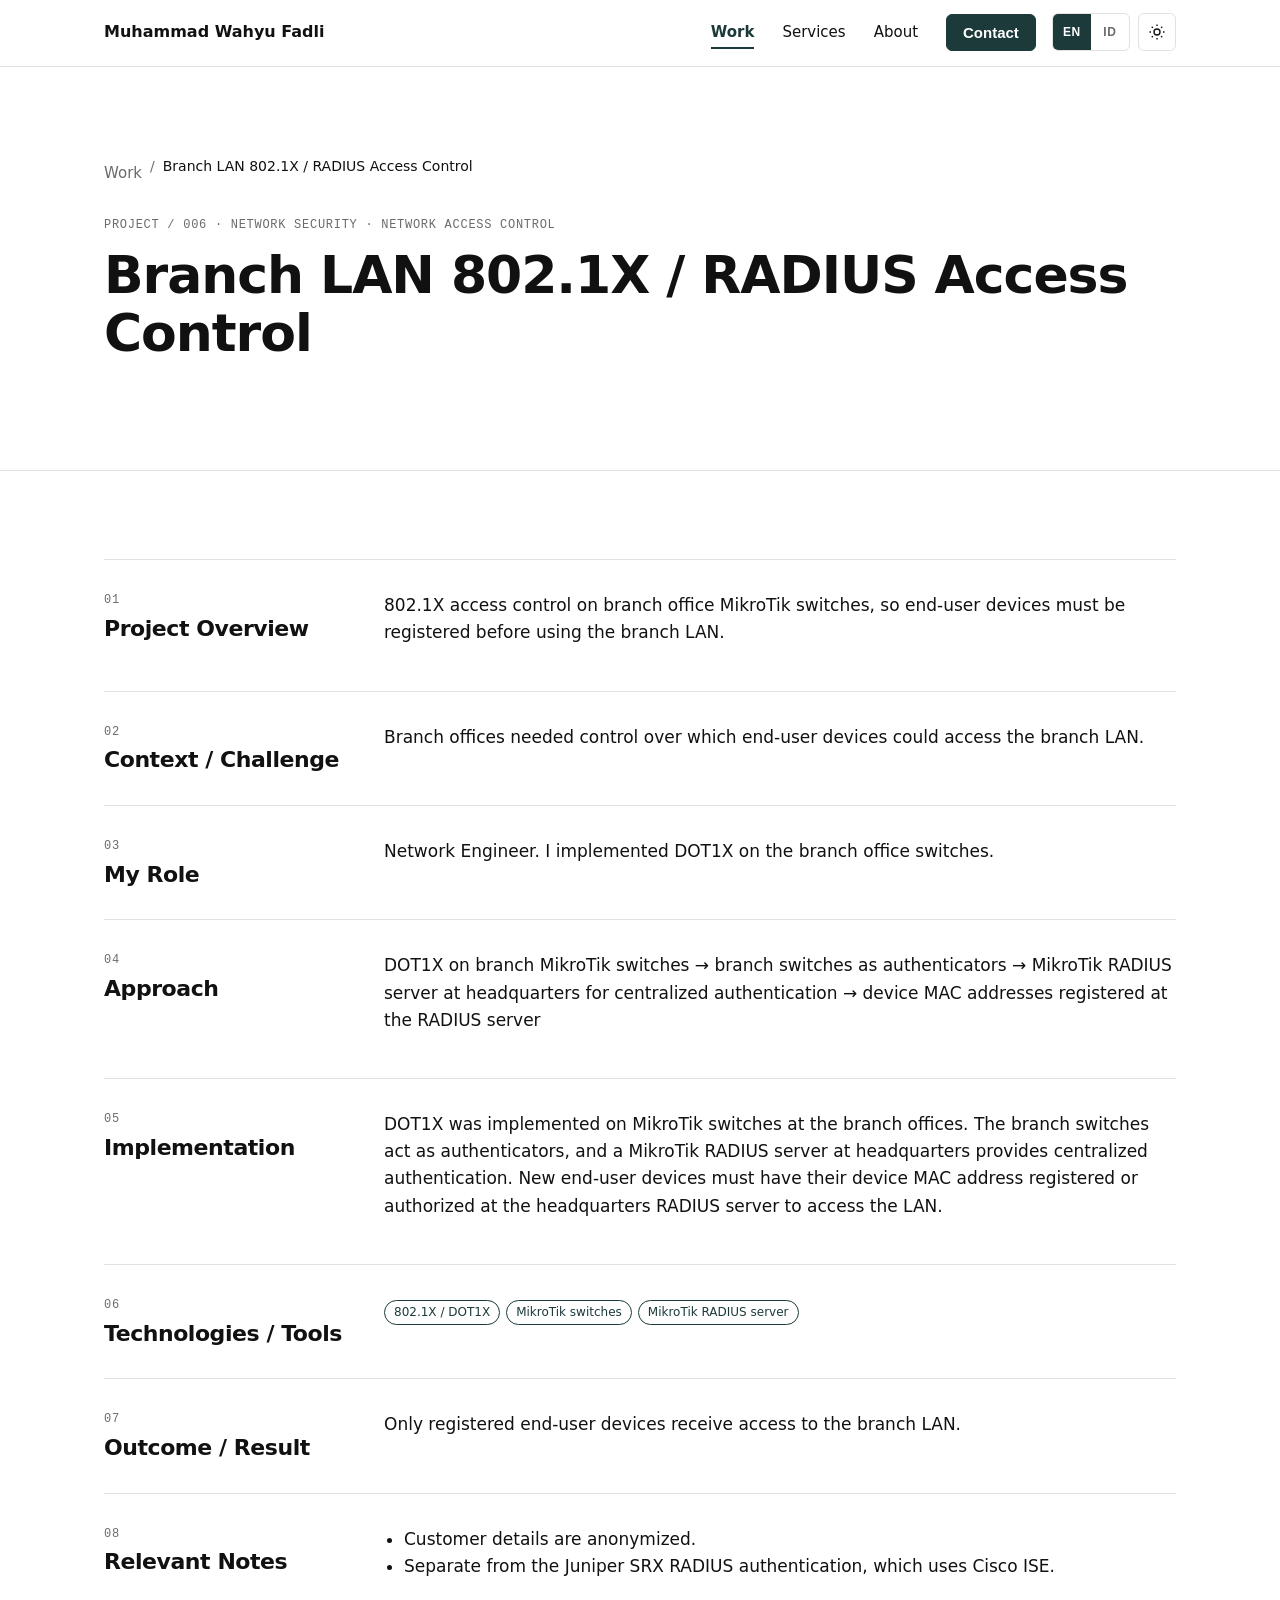
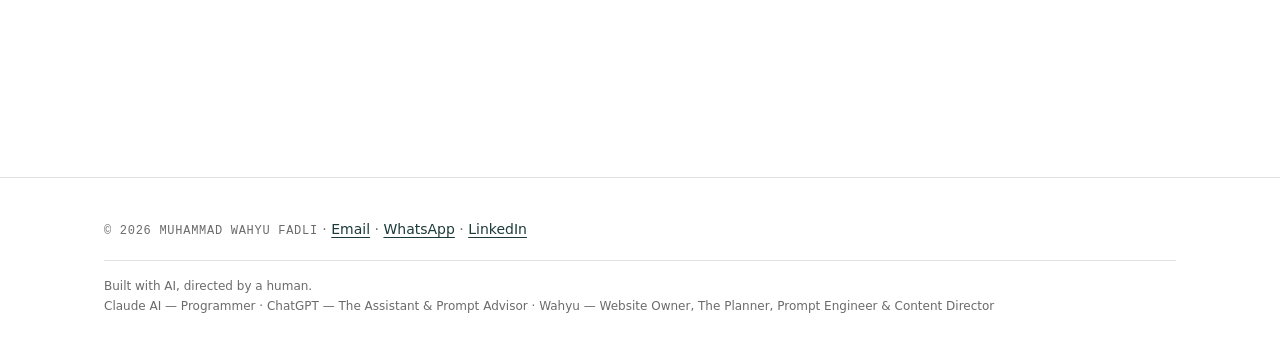
<file: project-branch-lan-802-1x.html>
<!DOCTYPE html>
<html lang="en">
<head>
<meta charset="utf-8">
<meta name="viewport" content="width=device-width, initial-scale=1, viewport-fit=cover">
<meta http-equiv="Content-Security-Policy" content="default-src 'none'; style-src 'self' https://fonts.googleapis.com; font-src https://fonts.gstatic.com; script-src 'self'; img-src 'self' data:; connect-src https://formspree.io; frame-src 'none'; object-src 'none'; base-uri 'none'; form-action 'none'; upgrade-insecure-requests">
<meta name="referrer" content="strict-origin-when-cross-origin">
<title>Branch LAN 802.1X / RADIUS Access Control — Muhammad Wahyu Fadli</title>
<meta name="description" content="802.1X access control on branch office MikroTik switches, so end-user devices must be registered before using the branch LAN.">
<link rel="canonical" href="https://www.example.com/project-branch-lan-802-1x.html">
<meta property="og:type" content="website"><meta property="og:site_name" content="Muhammad Wahyu Fadli"><meta property="og:title" content="Branch LAN 802.1X / RADIUS Access Control — Muhammad Wahyu Fadli"><meta property="og:description" content="802.1X access control on branch office MikroTik switches, so end-user devices must be registered before using the branch LAN."><meta property="og:url" content="https://www.example.com/project-branch-lan-802-1x.html">
<meta name="twitter:card" content="summary">
<link rel="icon" href="assets/favicon.svg" type="image/svg+xml">
<script src="js/boot.js"></script>
<link rel="preconnect" href="https://fonts.gstatic.com" crossorigin>
<link href="https://fonts.googleapis.com/css2?family=Inter:wght@400;500;600;700&amp;display=swap" rel="stylesheet">
<link rel="stylesheet" href="css/styles.css">
<script defer src="js/config.js"></script>
<script defer src="i18n/id.js"></script>
<script defer src="js/modules/i18n.js"></script>
<script defer src="js/modules/theme.js"></script>
<script defer src="js/modules/nav.js"></script>
<script defer src="js/modules/reveal.js"></script>
<script defer src="js/modules/contact-form.js"></script>
<script defer src="js/modules/certificates.js"></script>
<script defer src="js/main.js"></script></head>
<body data-page="project" data-title="Branch LAN 802.1X / RADIUS Access Control" data-progress>
<a class="skip" href="#main">Skip to content</a>
<header><div class="wrap bar">
<a class="logo" href="index.html">Muhammad Wahyu Fadli</a>
<nav aria-label="Main"><button class="menu" aria-expanded="false" aria-controls="nl">Menu</button>
<ul id="nl"><li><a href="work.html" aria-current="page">Work</a></li><li><a href="services.html">Services</a></li><li><a href="about.html">About</a></li><li><a class="btn" href="contact.html">Contact</a></li></ul></nav><div class="ctl"><div class="lang" role="group" aria-label="Change language"><button type="button" data-l="en" lang="en" aria-label="English">EN</button><button type="button" data-l="id" lang="id" aria-label="Bahasa Indonesia">ID</button></div><button type="button" class="thm" id="thm" aria-label="Switch to dark mode"><svg class="sun" viewBox="0 0 24 24" fill="none" stroke="currentColor" stroke-width="1.8" aria-hidden="true"><circle cx="12" cy="12" r="4"/><path d="M12 2v2M12 20v2M2 12h2M20 12h2M5 5l1.5 1.5M17.5 17.5 19 19M5 19l1.5-1.5M17.5 6.5 19 5"/></svg><svg class="moon" viewBox="0 0 24 24" fill="none" stroke="currentColor" stroke-width="1.8" aria-hidden="true"><path d="M20 14.5A8 8 0 0 1 9.5 4 8 8 0 1 0 20 14.5z"/></svg></button></div>
</div><div id="prog" aria-hidden="true"></div></header>
<main id="main" tabindex="-1">
<section><div class="wrap"><nav class="crumb" aria-label="Breadcrumb"><a href="work.html">Work</a><span aria-hidden="true">/</span><span aria-current="page">Branch LAN 802.1X / RADIUS Access Control</span></nav><p class="mono"><span>Project / 006</span> · <span>Network security · Network access control</span></p><h1>Branch LAN 802.1X / RADIUS Access Control</h1></div></section>
<section><div class="wrap"><div class="psec"><div><p class="mono">01</p><h2>Project Overview</h2></div><div><p>802.1X access control on branch office MikroTik switches, so end-user devices must be registered before using the branch LAN.</p></div></div><div class="psec"><div><p class="mono">02</p><h2>Context / Challenge</h2></div><div><p>Branch offices needed control over which end-user devices could access the branch LAN.</p></div></div><div class="psec"><div><p class="mono">03</p><h2>My Role</h2></div><div><p>Network Engineer. I implemented DOT1X on the branch office switches.</p></div></div><div class="psec"><div><p class="mono">04</p><h2>Approach</h2></div><div><p>DOT1X on branch MikroTik switches → branch switches as authenticators → MikroTik RADIUS server at headquarters for centralized authentication → device MAC addresses registered at the RADIUS server</p></div></div><div class="psec"><div><p class="mono">05</p><h2>Implementation</h2></div><div><p>DOT1X was implemented on MikroTik switches at the branch offices. The branch switches act as authenticators, and a MikroTik RADIUS server at headquarters provides centralized authentication. New end-user devices must have their device MAC address registered or authorized at the headquarters RADIUS server to access the LAN.</p></div></div><div class="psec"><div><p class="mono">06</p><h2>Technologies / Tools</h2></div><div><p class="ptags"><span class="tag">802.1X / DOT1X</span><span class="tag">MikroTik switches</span><span class="tag">MikroTik RADIUS server</span></p></div></div><div class="psec"><div><p class="mono">07</p><h2>Outcome / Result</h2></div><div><p>Only registered end-user devices receive access to the branch LAN.</p></div></div><div class="psec"><div><p class="mono">08</p><h2>Relevant Notes</h2></div><div><ul><li>Customer details are anonymized.</li><li>Separate from the Juniper SRX RADIUS authentication, which uses Cisco ISE.</li></ul></div></div><div class="row"><a class="btn sec" href="work.html">Back to Work</a><a class="btn" href="contact.html">Contact</a></div></div></section>
</main>

<footer><div class="wrap"><span class="mono">© 2026 Muhammad Wahyu Fadli</span> · <a href="mailto:mwahyuf94@gmail.com">Email</a> · <a href="https://wa.me/6281377826272" target="_blank" rel="noopener noreferrer">WhatsApp</a> · <a href="https://www.linkedin.com/in/mwahyuf" target="_blank" rel="noopener noreferrer">LinkedIn</a><div class="credit"><p class="credit-lead">Built with AI, directed by a human.</p><p><span>Claude AI — Programmer</span> · <span>ChatGPT — The Assistant &amp; Prompt Advisor</span> · <span>Wahyu — Website Owner, The Planner, Prompt Engineer &amp; Content Director</span></p></div></div></footer>
</body>
</html>
</file>
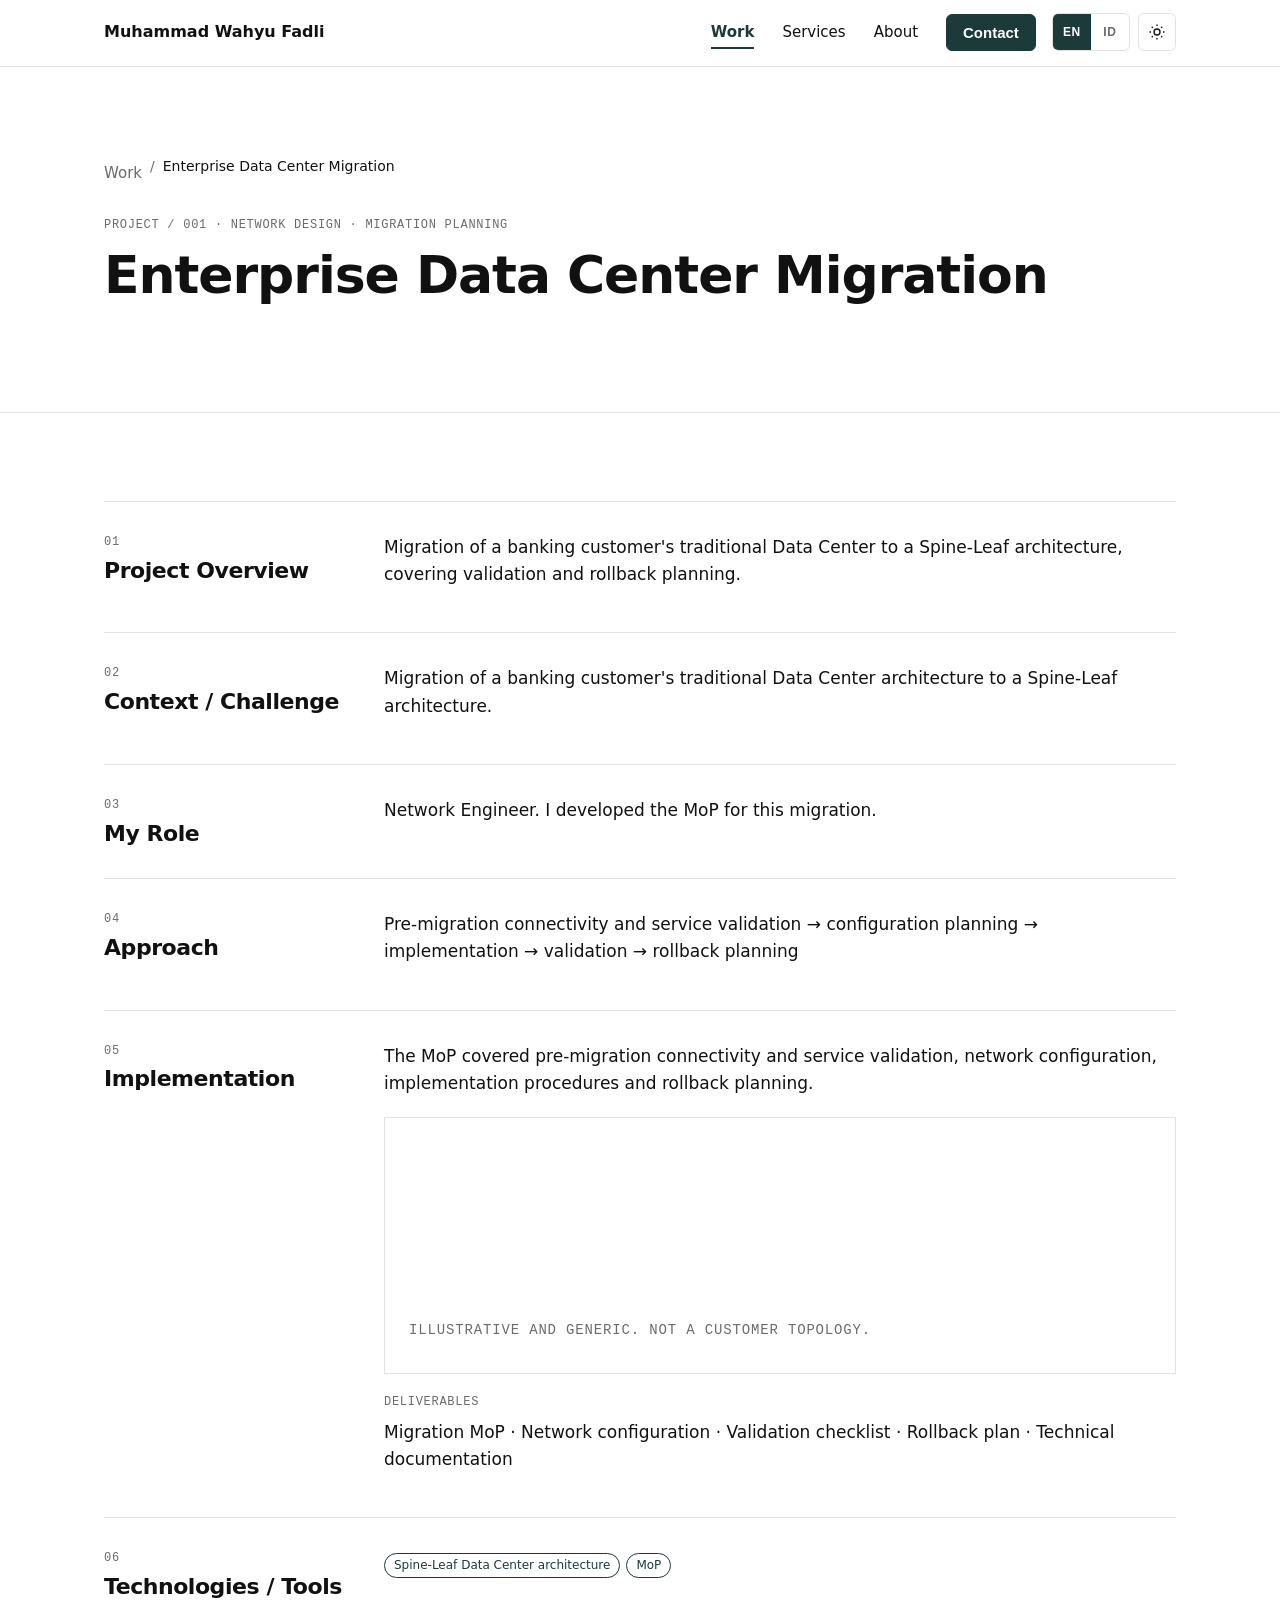
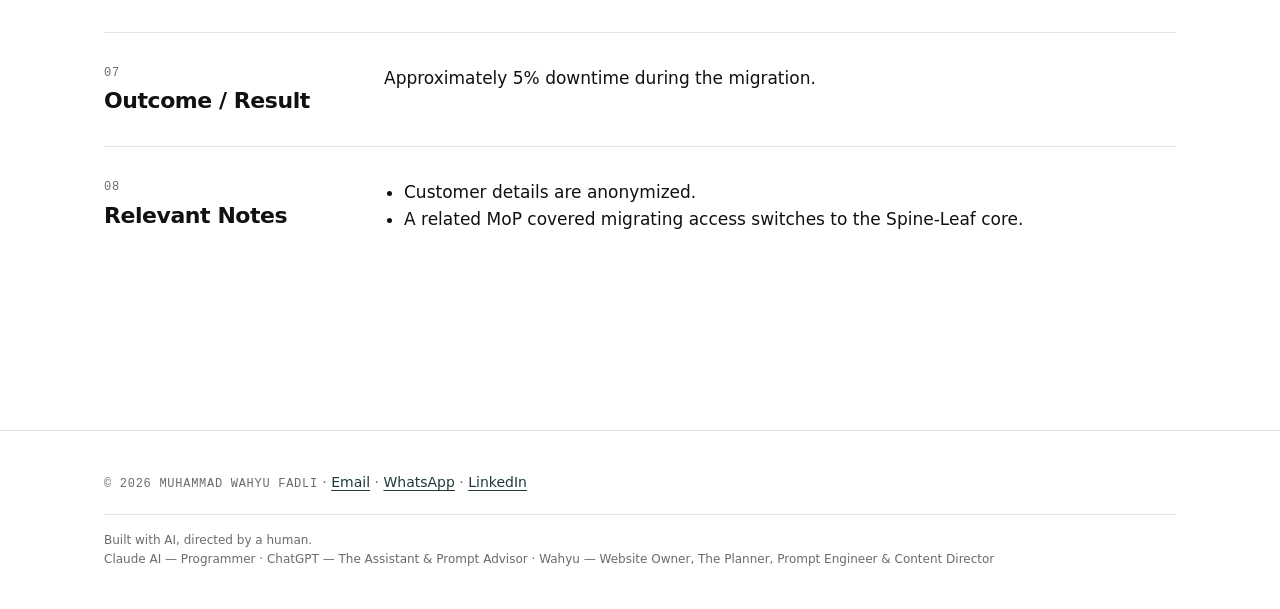
<file: project-dc-migration.html>
<!DOCTYPE html>
<html lang="en">
<head>
<meta charset="utf-8">
<meta name="viewport" content="width=device-width, initial-scale=1, viewport-fit=cover">
<meta http-equiv="Content-Security-Policy" content="default-src 'none'; style-src 'self' https://fonts.googleapis.com; font-src https://fonts.gstatic.com; script-src 'self'; img-src 'self' data:; connect-src https://formspree.io; frame-src 'none'; object-src 'none'; base-uri 'none'; form-action 'none'; upgrade-insecure-requests">
<meta name="referrer" content="strict-origin-when-cross-origin">
<title>Enterprise Data Center Migration — Muhammad Wahyu Fadli</title>
<meta name="description" content="Migration of a banking customer&#x27;s traditional Data Center to a Spine-Leaf architecture, covering validation and rollback planning.">
<link rel="canonical" href="https://www.example.com/project-dc-migration.html">
<meta property="og:type" content="website"><meta property="og:site_name" content="Muhammad Wahyu Fadli"><meta property="og:title" content="Enterprise Data Center Migration — Muhammad Wahyu Fadli"><meta property="og:description" content="Migration of a banking customer&#x27;s traditional Data Center to a Spine-Leaf architecture, covering validation and rollback planning."><meta property="og:url" content="https://www.example.com/project-dc-migration.html">
<meta name="twitter:card" content="summary">
<link rel="icon" href="assets/favicon.svg" type="image/svg+xml">
<script src="js/boot.js"></script>
<link rel="preconnect" href="https://fonts.gstatic.com" crossorigin>
<link href="https://fonts.googleapis.com/css2?family=Inter:wght@400;500;600;700&amp;display=swap" rel="stylesheet">
<link rel="stylesheet" href="css/styles.css">
<script defer src="js/config.js"></script>
<script defer src="i18n/id.js"></script>
<script defer src="js/modules/i18n.js"></script>
<script defer src="js/modules/theme.js"></script>
<script defer src="js/modules/nav.js"></script>
<script defer src="js/modules/reveal.js"></script>
<script defer src="js/modules/contact-form.js"></script>
<script defer src="js/modules/certificates.js"></script>
<script defer src="js/main.js"></script></head>
<body data-page="project" data-title="Enterprise Data Center Migration" data-progress>
<a class="skip" href="#main">Skip to content</a>
<header><div class="wrap bar">
<a class="logo" href="index.html">Muhammad Wahyu Fadli</a>
<nav aria-label="Main"><button class="menu" aria-expanded="false" aria-controls="nl">Menu</button>
<ul id="nl"><li><a href="work.html" aria-current="page">Work</a></li><li><a href="services.html">Services</a></li><li><a href="about.html">About</a></li><li><a class="btn" href="contact.html">Contact</a></li></ul></nav><div class="ctl"><div class="lang" role="group" aria-label="Change language"><button type="button" data-l="en" lang="en" aria-label="English">EN</button><button type="button" data-l="id" lang="id" aria-label="Bahasa Indonesia">ID</button></div><button type="button" class="thm" id="thm" aria-label="Switch to dark mode"><svg class="sun" viewBox="0 0 24 24" fill="none" stroke="currentColor" stroke-width="1.8" aria-hidden="true"><circle cx="12" cy="12" r="4"/><path d="M12 2v2M12 20v2M2 12h2M20 12h2M5 5l1.5 1.5M17.5 17.5 19 19M5 19l1.5-1.5M17.5 6.5 19 5"/></svg><svg class="moon" viewBox="0 0 24 24" fill="none" stroke="currentColor" stroke-width="1.8" aria-hidden="true"><path d="M20 14.5A8 8 0 0 1 9.5 4 8 8 0 1 0 20 14.5z"/></svg></button></div>
</div><div id="prog" aria-hidden="true"></div></header>
<main id="main" tabindex="-1">
<section><div class="wrap"><nav class="crumb" aria-label="Breadcrumb"><a href="work.html">Work</a><span aria-hidden="true">/</span><span aria-current="page">Enterprise Data Center Migration</span></nav><p class="mono"><span>Project / 001</span> · <span>Network design · Migration planning</span></p><h1>Enterprise Data Center Migration</h1></div></section>
<section><div class="wrap"><div class="psec"><div><p class="mono">01</p><h2>Project Overview</h2></div><div><p>Migration of a banking customer's traditional Data Center to a Spine-Leaf architecture, covering validation and rollback planning.</p></div></div><div class="psec"><div><p class="mono">02</p><h2>Context / Challenge</h2></div><div><p>Migration of a banking customer's traditional Data Center architecture to a Spine-Leaf architecture.</p></div></div><div class="psec"><div><p class="mono">03</p><h2>My Role</h2></div><div><p>Network Engineer. I developed the MoP for this migration.</p></div></div><div class="psec"><div><p class="mono">04</p><h2>Approach</h2></div><div><p>Pre-migration connectivity and service validation → configuration planning → implementation → validation → rollback planning</p></div></div><div class="psec"><div><p class="mono">05</p><h2>Implementation</h2></div><div><p>The MoP covered pre-migration connectivity and service validation, network configuration, implementation procedures and rollback planning.</p><figure class="story" aria-label="Illustrative flow: traditional architecture, migration, Spine-Leaf target"><div class="st rv"><svg viewBox="0 0 160 100" fill="none" stroke="currentColor" stroke-width="1.5" aria-hidden="true"><rect x="60" y="6" width="40" height="14" rx="2"/><rect x="22" y="38" width="40" height="14" rx="2"/><rect x="98" y="38" width="40" height="14" rx="2"/><path d="M80 20v8H42v10M80 28h58v10"/><rect x="6" y="72" width="28" height="14" rx="2"/><rect x="48" y="72" width="28" height="14" rx="2"/><rect x="84" y="72" width="28" height="14" rx="2"/><rect x="126" y="72" width="28" height="14" rx="2"/><path d="M42 52v10H20v10M42 62h20v10M118 52v10H98v10M118 62h22v10"/></svg><figcaption>Traditional architecture</figcaption></div><div class="arr rv" aria-hidden="true">→<small>Validate · migrate · rollback ready</small></div><div class="st rv"><svg viewBox="0 0 160 100" fill="none" stroke="currentColor" stroke-width="1.5" aria-hidden="true"><rect x="28" y="8" width="36" height="14" rx="2"/><rect x="96" y="8" width="36" height="14" rx="2"/><rect x="6" y="72" width="28" height="14" rx="2"/><rect x="46" y="72" width="28" height="14" rx="2"/><rect x="86" y="72" width="28" height="14" rx="2"/><rect x="126" y="72" width="28" height="14" rx="2"/><g><path class="l" d="M46 22L20 72"/><path class="l" d="M46 22L60 72"/><path class="l" d="M46 22L100 72"/><path class="l" d="M46 22L140 72"/><path class="l" d="M114 22L20 72"/><path class="l" d="M114 22L60 72"/><path class="l" d="M114 22L100 72"/><path class="l" d="M114 22L140 72"/></g></svg><figcaption>Spine-Leaf target</figcaption></div><p class="mono note">Illustrative and generic. Not a customer topology.</p></figure><p class="mono mt-16">Deliverables</p><p>Migration MoP · Network configuration · Validation checklist · Rollback plan · Technical documentation</p></div></div><div class="psec"><div><p class="mono">06</p><h2>Technologies / Tools</h2></div><div><p class="ptags"><span class="tag">Spine-Leaf Data Center architecture</span><span class="tag">MoP</span></p></div></div><div class="psec"><div><p class="mono">07</p><h2>Outcome / Result</h2></div><div><p>Approximately 5% downtime during the migration.</p></div></div><div class="psec"><div><p class="mono">08</p><h2>Relevant Notes</h2></div><div><ul><li>Customer details are anonymized.</li><li>A related MoP covered migrating access switches to the Spine-Leaf core.</li></ul></div></div><div class="row"><a class="btn sec" href="work.html">Back to Work</a><a class="btn" href="contact.html">Contact</a></div></div></section>
</main>

<footer><div class="wrap"><span class="mono">© 2026 Muhammad Wahyu Fadli</span> · <a href="mailto:mwahyuf94@gmail.com">Email</a> · <a href="https://wa.me/6281377826272" target="_blank" rel="noopener noreferrer">WhatsApp</a> · <a href="https://www.linkedin.com/in/mwahyuf" target="_blank" rel="noopener noreferrer">LinkedIn</a><div class="credit"><p class="credit-lead">Built with AI, directed by a human.</p><p><span>Claude AI — Programmer</span> · <span>ChatGPT — The Assistant &amp; Prompt Advisor</span> · <span>Wahyu — Website Owner, The Planner, Prompt Engineer &amp; Content Director</span></p></div></div></footer>
</body>
</html>
</file>
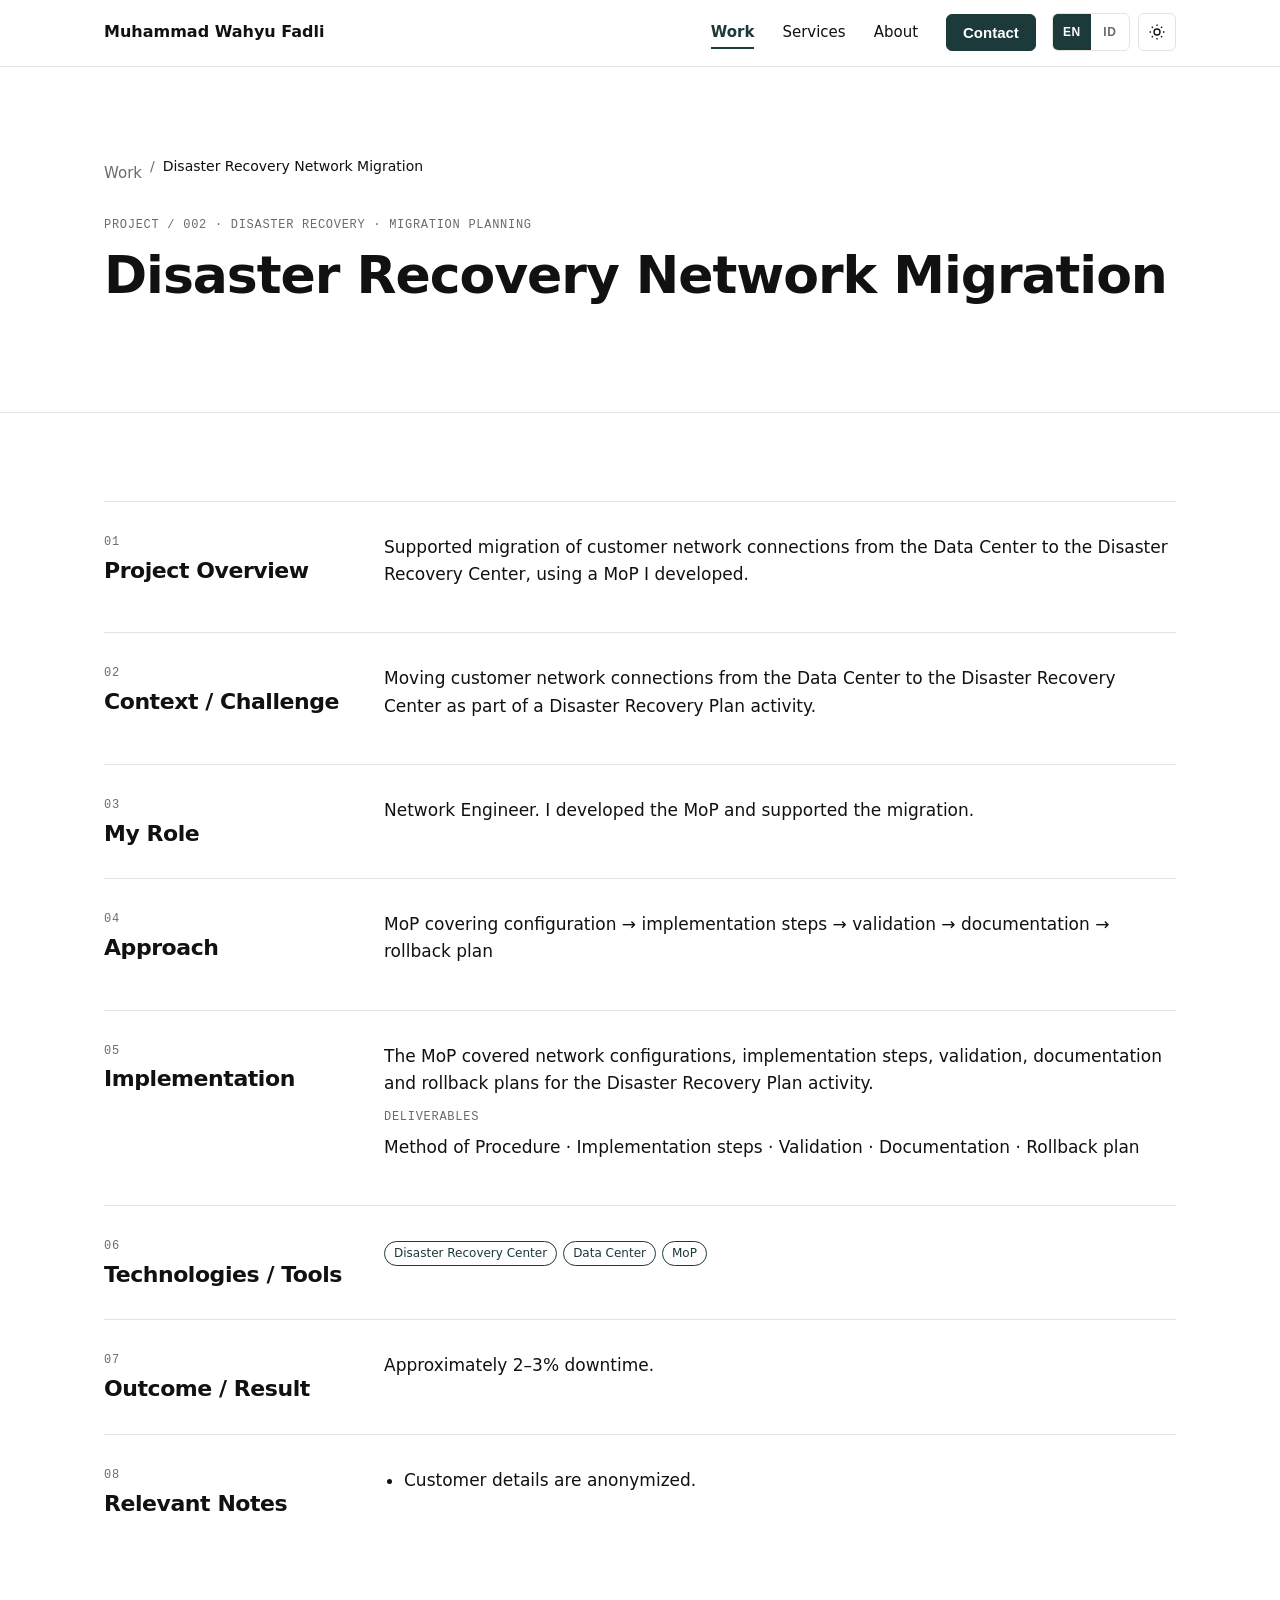
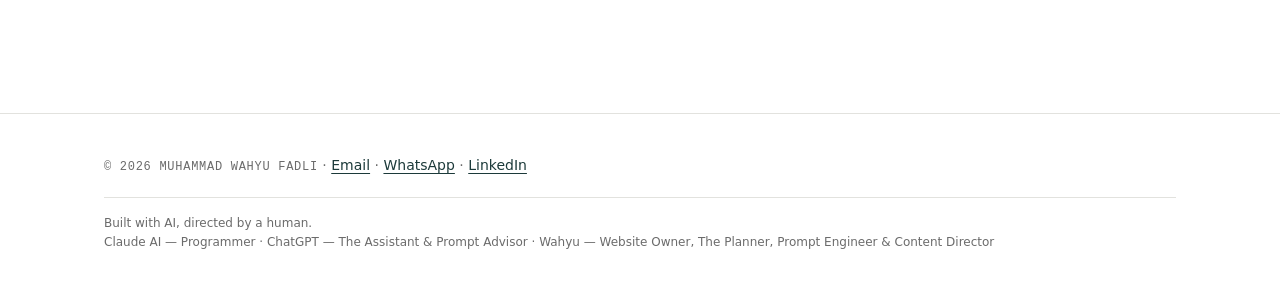
<file: project-dr-migration.html>
<!DOCTYPE html>
<html lang="en">
<head>
<meta charset="utf-8">
<meta name="viewport" content="width=device-width, initial-scale=1, viewport-fit=cover">
<meta http-equiv="Content-Security-Policy" content="default-src 'none'; style-src 'self' https://fonts.googleapis.com; font-src https://fonts.gstatic.com; script-src 'self'; img-src 'self' data:; connect-src https://formspree.io; frame-src 'none'; object-src 'none'; base-uri 'none'; form-action 'none'; upgrade-insecure-requests">
<meta name="referrer" content="strict-origin-when-cross-origin">
<title>Disaster Recovery Network Migration — Muhammad Wahyu Fadli</title>
<meta name="description" content="Supported migration of customer network connections from the Data Center to the Disaster Recovery Center, using a MoP I developed.">
<link rel="canonical" href="https://www.example.com/project-dr-migration.html">
<meta property="og:type" content="website"><meta property="og:site_name" content="Muhammad Wahyu Fadli"><meta property="og:title" content="Disaster Recovery Network Migration — Muhammad Wahyu Fadli"><meta property="og:description" content="Supported migration of customer network connections from the Data Center to the Disaster Recovery Center, using a MoP I developed."><meta property="og:url" content="https://www.example.com/project-dr-migration.html">
<meta name="twitter:card" content="summary">
<link rel="icon" href="assets/favicon.svg" type="image/svg+xml">
<script src="js/boot.js"></script>
<link rel="preconnect" href="https://fonts.gstatic.com" crossorigin>
<link href="https://fonts.googleapis.com/css2?family=Inter:wght@400;500;600;700&amp;display=swap" rel="stylesheet">
<link rel="stylesheet" href="css/styles.css">
<script defer src="js/config.js"></script>
<script defer src="i18n/id.js"></script>
<script defer src="js/modules/i18n.js"></script>
<script defer src="js/modules/theme.js"></script>
<script defer src="js/modules/nav.js"></script>
<script defer src="js/modules/reveal.js"></script>
<script defer src="js/modules/contact-form.js"></script>
<script defer src="js/modules/certificates.js"></script>
<script defer src="js/main.js"></script></head>
<body data-page="project" data-title="Disaster Recovery Network Migration" data-progress>
<a class="skip" href="#main">Skip to content</a>
<header><div class="wrap bar">
<a class="logo" href="index.html">Muhammad Wahyu Fadli</a>
<nav aria-label="Main"><button class="menu" aria-expanded="false" aria-controls="nl">Menu</button>
<ul id="nl"><li><a href="work.html" aria-current="page">Work</a></li><li><a href="services.html">Services</a></li><li><a href="about.html">About</a></li><li><a class="btn" href="contact.html">Contact</a></li></ul></nav><div class="ctl"><div class="lang" role="group" aria-label="Change language"><button type="button" data-l="en" lang="en" aria-label="English">EN</button><button type="button" data-l="id" lang="id" aria-label="Bahasa Indonesia">ID</button></div><button type="button" class="thm" id="thm" aria-label="Switch to dark mode"><svg class="sun" viewBox="0 0 24 24" fill="none" stroke="currentColor" stroke-width="1.8" aria-hidden="true"><circle cx="12" cy="12" r="4"/><path d="M12 2v2M12 20v2M2 12h2M20 12h2M5 5l1.5 1.5M17.5 17.5 19 19M5 19l1.5-1.5M17.5 6.5 19 5"/></svg><svg class="moon" viewBox="0 0 24 24" fill="none" stroke="currentColor" stroke-width="1.8" aria-hidden="true"><path d="M20 14.5A8 8 0 0 1 9.5 4 8 8 0 1 0 20 14.5z"/></svg></button></div>
</div><div id="prog" aria-hidden="true"></div></header>
<main id="main" tabindex="-1">
<section><div class="wrap"><nav class="crumb" aria-label="Breadcrumb"><a href="work.html">Work</a><span aria-hidden="true">/</span><span aria-current="page">Disaster Recovery Network Migration</span></nav><p class="mono"><span>Project / 002</span> · <span>Disaster recovery · Migration planning</span></p><h1>Disaster Recovery Network Migration</h1></div></section>
<section><div class="wrap"><div class="psec"><div><p class="mono">01</p><h2>Project Overview</h2></div><div><p>Supported migration of customer network connections from the Data Center to the Disaster Recovery Center, using a MoP I developed.</p></div></div><div class="psec"><div><p class="mono">02</p><h2>Context / Challenge</h2></div><div><p>Moving customer network connections from the Data Center to the Disaster Recovery Center as part of a Disaster Recovery Plan activity.</p></div></div><div class="psec"><div><p class="mono">03</p><h2>My Role</h2></div><div><p>Network Engineer. I developed the MoP and supported the migration.</p></div></div><div class="psec"><div><p class="mono">04</p><h2>Approach</h2></div><div><p>MoP covering configuration → implementation steps → validation → documentation → rollback plan</p></div></div><div class="psec"><div><p class="mono">05</p><h2>Implementation</h2></div><div><p>The MoP covered network configurations, implementation steps, validation, documentation and rollback plans for the Disaster Recovery Plan activity.</p><p class="mono mt-16">Deliverables</p><p>Method of Procedure · Implementation steps · Validation · Documentation · Rollback plan</p></div></div><div class="psec"><div><p class="mono">06</p><h2>Technologies / Tools</h2></div><div><p class="ptags"><span class="tag">Disaster Recovery Center</span><span class="tag">Data Center</span><span class="tag">MoP</span></p></div></div><div class="psec"><div><p class="mono">07</p><h2>Outcome / Result</h2></div><div><p>Approximately 2–3% downtime.</p></div></div><div class="psec"><div><p class="mono">08</p><h2>Relevant Notes</h2></div><div><ul><li>Customer details are anonymized.</li></ul></div></div><div class="row"><a class="btn sec" href="work.html">Back to Work</a><a class="btn" href="contact.html">Contact</a></div></div></section>
</main>

<footer><div class="wrap"><span class="mono">© 2026 Muhammad Wahyu Fadli</span> · <a href="mailto:mwahyuf94@gmail.com">Email</a> · <a href="https://wa.me/6281377826272" target="_blank" rel="noopener noreferrer">WhatsApp</a> · <a href="https://www.linkedin.com/in/mwahyuf" target="_blank" rel="noopener noreferrer">LinkedIn</a><div class="credit"><p class="credit-lead">Built with AI, directed by a human.</p><p><span>Claude AI — Programmer</span> · <span>ChatGPT — The Assistant &amp; Prompt Advisor</span> · <span>Wahyu — Website Owner, The Planner, Prompt Engineer &amp; Content Director</span></p></div></div></footer>
</body>
</html>
</file>
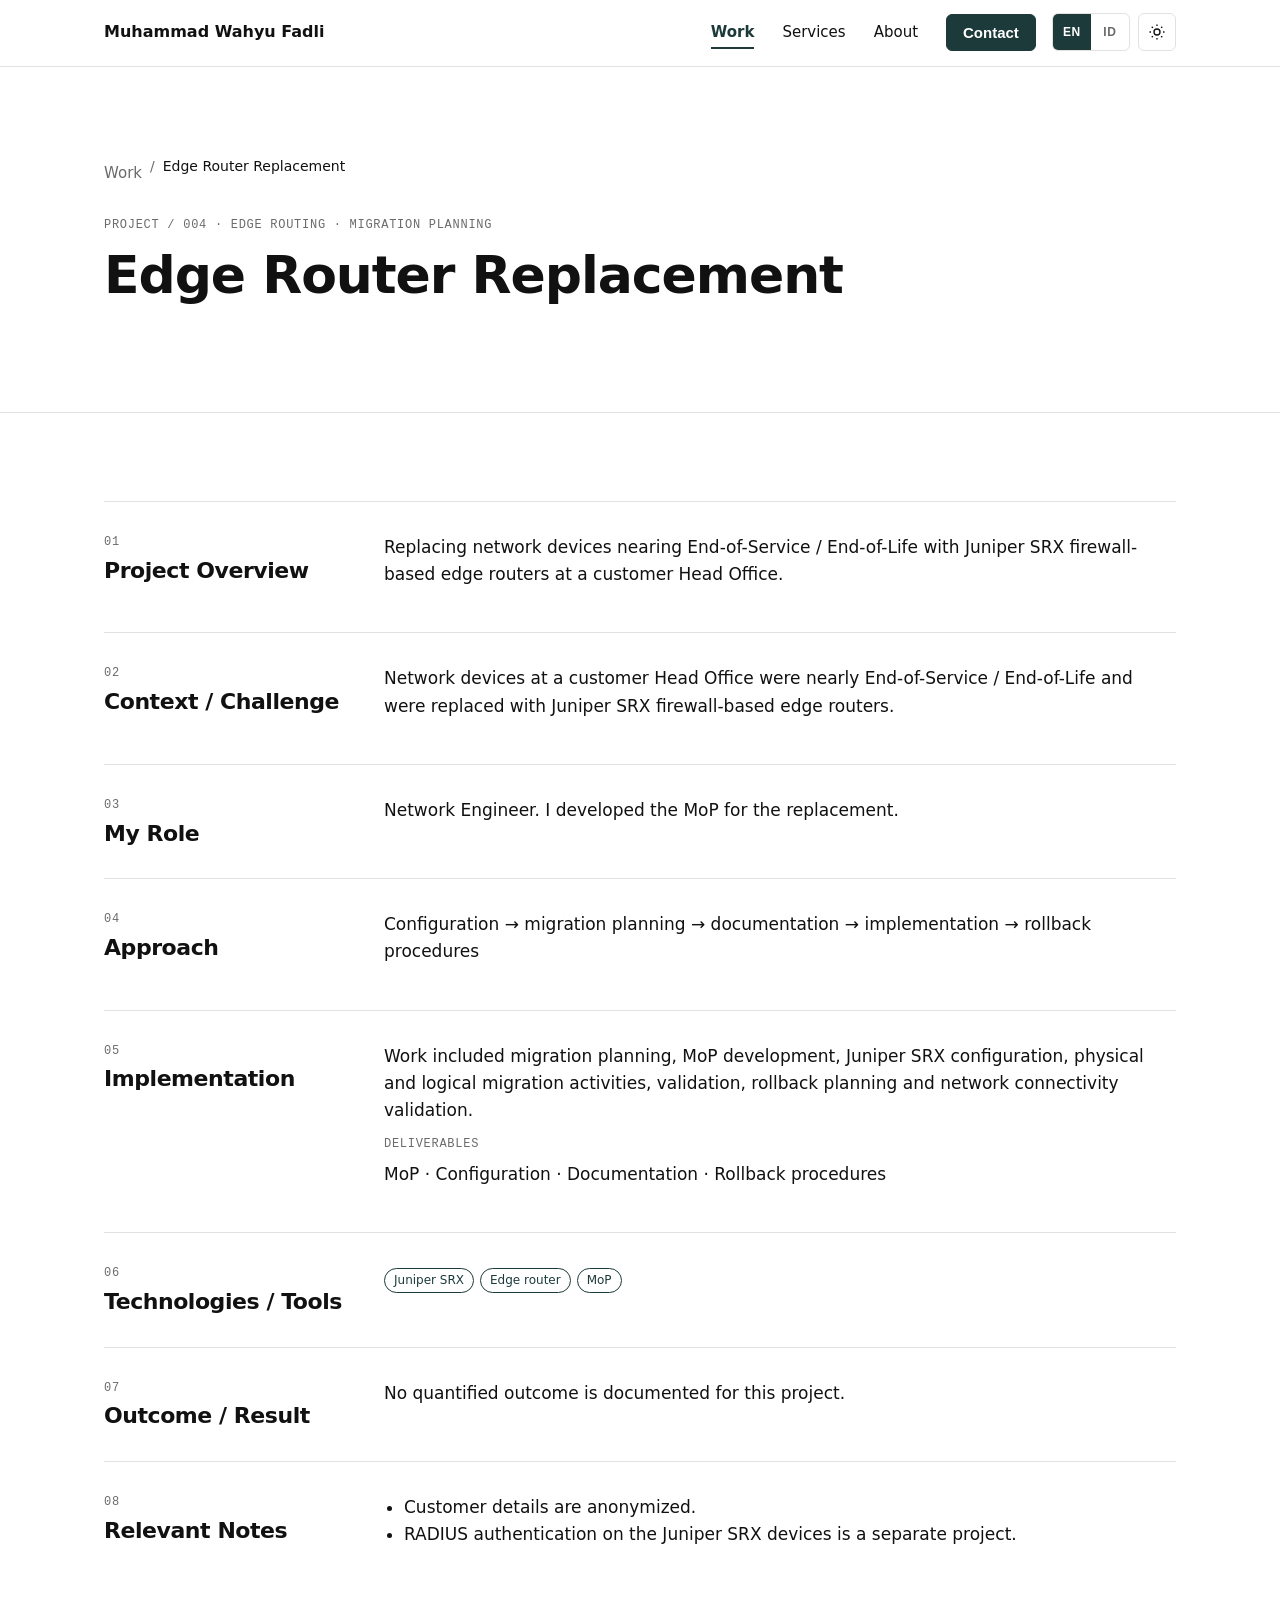
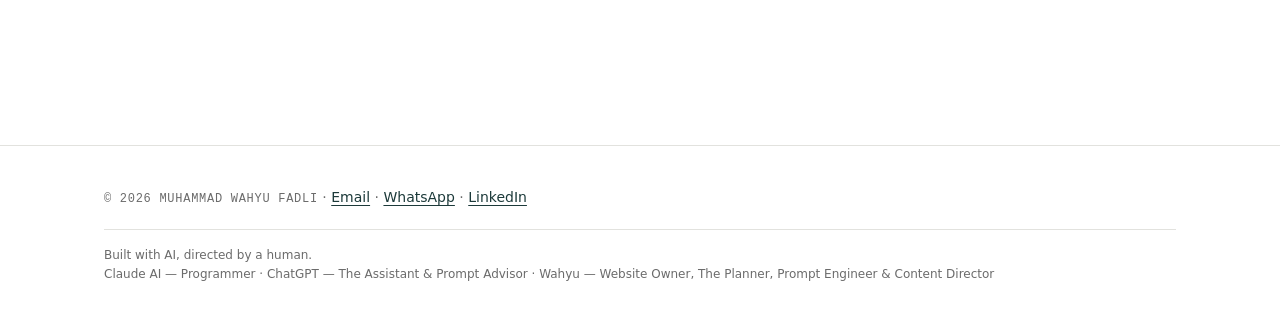
<file: project-edge-router-replacement.html>
<!DOCTYPE html>
<html lang="en">
<head>
<meta charset="utf-8">
<meta name="viewport" content="width=device-width, initial-scale=1, viewport-fit=cover">
<meta http-equiv="Content-Security-Policy" content="default-src 'none'; style-src 'self' https://fonts.googleapis.com; font-src https://fonts.gstatic.com; script-src 'self'; img-src 'self' data:; connect-src https://formspree.io; frame-src 'none'; object-src 'none'; base-uri 'none'; form-action 'none'; upgrade-insecure-requests">
<meta name="referrer" content="strict-origin-when-cross-origin">
<title>Edge Router Replacement — Muhammad Wahyu Fadli</title>
<meta name="description" content="Replacing network devices nearing End-of-Service / End-of-Life with Juniper SRX firewall-based edge routers at a customer Head Office.">
<link rel="canonical" href="https://www.example.com/project-edge-router-replacement.html">
<meta property="og:type" content="website"><meta property="og:site_name" content="Muhammad Wahyu Fadli"><meta property="og:title" content="Edge Router Replacement — Muhammad Wahyu Fadli"><meta property="og:description" content="Replacing network devices nearing End-of-Service / End-of-Life with Juniper SRX firewall-based edge routers at a customer Head Office."><meta property="og:url" content="https://www.example.com/project-edge-router-replacement.html">
<meta name="twitter:card" content="summary">
<link rel="icon" href="assets/favicon.svg" type="image/svg+xml">
<script src="js/boot.js"></script>
<link rel="preconnect" href="https://fonts.gstatic.com" crossorigin>
<link href="https://fonts.googleapis.com/css2?family=Inter:wght@400;500;600;700&amp;display=swap" rel="stylesheet">
<link rel="stylesheet" href="css/styles.css">
<script defer src="js/config.js"></script>
<script defer src="i18n/id.js"></script>
<script defer src="js/modules/i18n.js"></script>
<script defer src="js/modules/theme.js"></script>
<script defer src="js/modules/nav.js"></script>
<script defer src="js/modules/reveal.js"></script>
<script defer src="js/modules/contact-form.js"></script>
<script defer src="js/modules/certificates.js"></script>
<script defer src="js/main.js"></script></head>
<body data-page="project" data-title="Edge Router Replacement" data-progress>
<a class="skip" href="#main">Skip to content</a>
<header><div class="wrap bar">
<a class="logo" href="index.html">Muhammad Wahyu Fadli</a>
<nav aria-label="Main"><button class="menu" aria-expanded="false" aria-controls="nl">Menu</button>
<ul id="nl"><li><a href="work.html" aria-current="page">Work</a></li><li><a href="services.html">Services</a></li><li><a href="about.html">About</a></li><li><a class="btn" href="contact.html">Contact</a></li></ul></nav><div class="ctl"><div class="lang" role="group" aria-label="Change language"><button type="button" data-l="en" lang="en" aria-label="English">EN</button><button type="button" data-l="id" lang="id" aria-label="Bahasa Indonesia">ID</button></div><button type="button" class="thm" id="thm" aria-label="Switch to dark mode"><svg class="sun" viewBox="0 0 24 24" fill="none" stroke="currentColor" stroke-width="1.8" aria-hidden="true"><circle cx="12" cy="12" r="4"/><path d="M12 2v2M12 20v2M2 12h2M20 12h2M5 5l1.5 1.5M17.5 17.5 19 19M5 19l1.5-1.5M17.5 6.5 19 5"/></svg><svg class="moon" viewBox="0 0 24 24" fill="none" stroke="currentColor" stroke-width="1.8" aria-hidden="true"><path d="M20 14.5A8 8 0 0 1 9.5 4 8 8 0 1 0 20 14.5z"/></svg></button></div>
</div><div id="prog" aria-hidden="true"></div></header>
<main id="main" tabindex="-1">
<section><div class="wrap"><nav class="crumb" aria-label="Breadcrumb"><a href="work.html">Work</a><span aria-hidden="true">/</span><span aria-current="page">Edge Router Replacement</span></nav><p class="mono"><span>Project / 004</span> · <span>Edge routing · Migration planning</span></p><h1>Edge Router Replacement</h1></div></section>
<section><div class="wrap"><div class="psec"><div><p class="mono">01</p><h2>Project Overview</h2></div><div><p>Replacing network devices nearing End-of-Service / End-of-Life with Juniper SRX firewall-based edge routers at a customer Head Office.</p></div></div><div class="psec"><div><p class="mono">02</p><h2>Context / Challenge</h2></div><div><p>Network devices at a customer Head Office were nearly End-of-Service / End-of-Life and were replaced with Juniper SRX firewall-based edge routers.</p></div></div><div class="psec"><div><p class="mono">03</p><h2>My Role</h2></div><div><p>Network Engineer. I developed the MoP for the replacement.</p></div></div><div class="psec"><div><p class="mono">04</p><h2>Approach</h2></div><div><p>Configuration → migration planning → documentation → implementation → rollback procedures</p></div></div><div class="psec"><div><p class="mono">05</p><h2>Implementation</h2></div><div><p>Work included migration planning, MoP development, Juniper SRX configuration, physical and logical migration activities, validation, rollback planning and network connectivity validation.</p><p class="mono mt-16">Deliverables</p><p>MoP · Configuration · Documentation · Rollback procedures</p></div></div><div class="psec"><div><p class="mono">06</p><h2>Technologies / Tools</h2></div><div><p class="ptags"><span class="tag">Juniper SRX</span><span class="tag">Edge router</span><span class="tag">MoP</span></p></div></div><div class="psec"><div><p class="mono">07</p><h2>Outcome / Result</h2></div><div><p>No quantified outcome is documented for this project.</p></div></div><div class="psec"><div><p class="mono">08</p><h2>Relevant Notes</h2></div><div><ul><li>Customer details are anonymized.</li><li>RADIUS authentication on the Juniper SRX devices is a separate project.</li></ul></div></div><div class="row"><a class="btn sec" href="work.html">Back to Work</a><a class="btn" href="contact.html">Contact</a></div></div></section>
</main>

<footer><div class="wrap"><span class="mono">© 2026 Muhammad Wahyu Fadli</span> · <a href="mailto:mwahyuf94@gmail.com">Email</a> · <a href="https://wa.me/6281377826272" target="_blank" rel="noopener noreferrer">WhatsApp</a> · <a href="https://www.linkedin.com/in/mwahyuf" target="_blank" rel="noopener noreferrer">LinkedIn</a><div class="credit"><p class="credit-lead">Built with AI, directed by a human.</p><p><span>Claude AI — Programmer</span> · <span>ChatGPT — The Assistant &amp; Prompt Advisor</span> · <span>Wahyu — Website Owner, The Planner, Prompt Engineer &amp; Content Director</span></p></div></div></footer>
</body>
</html>
</file>
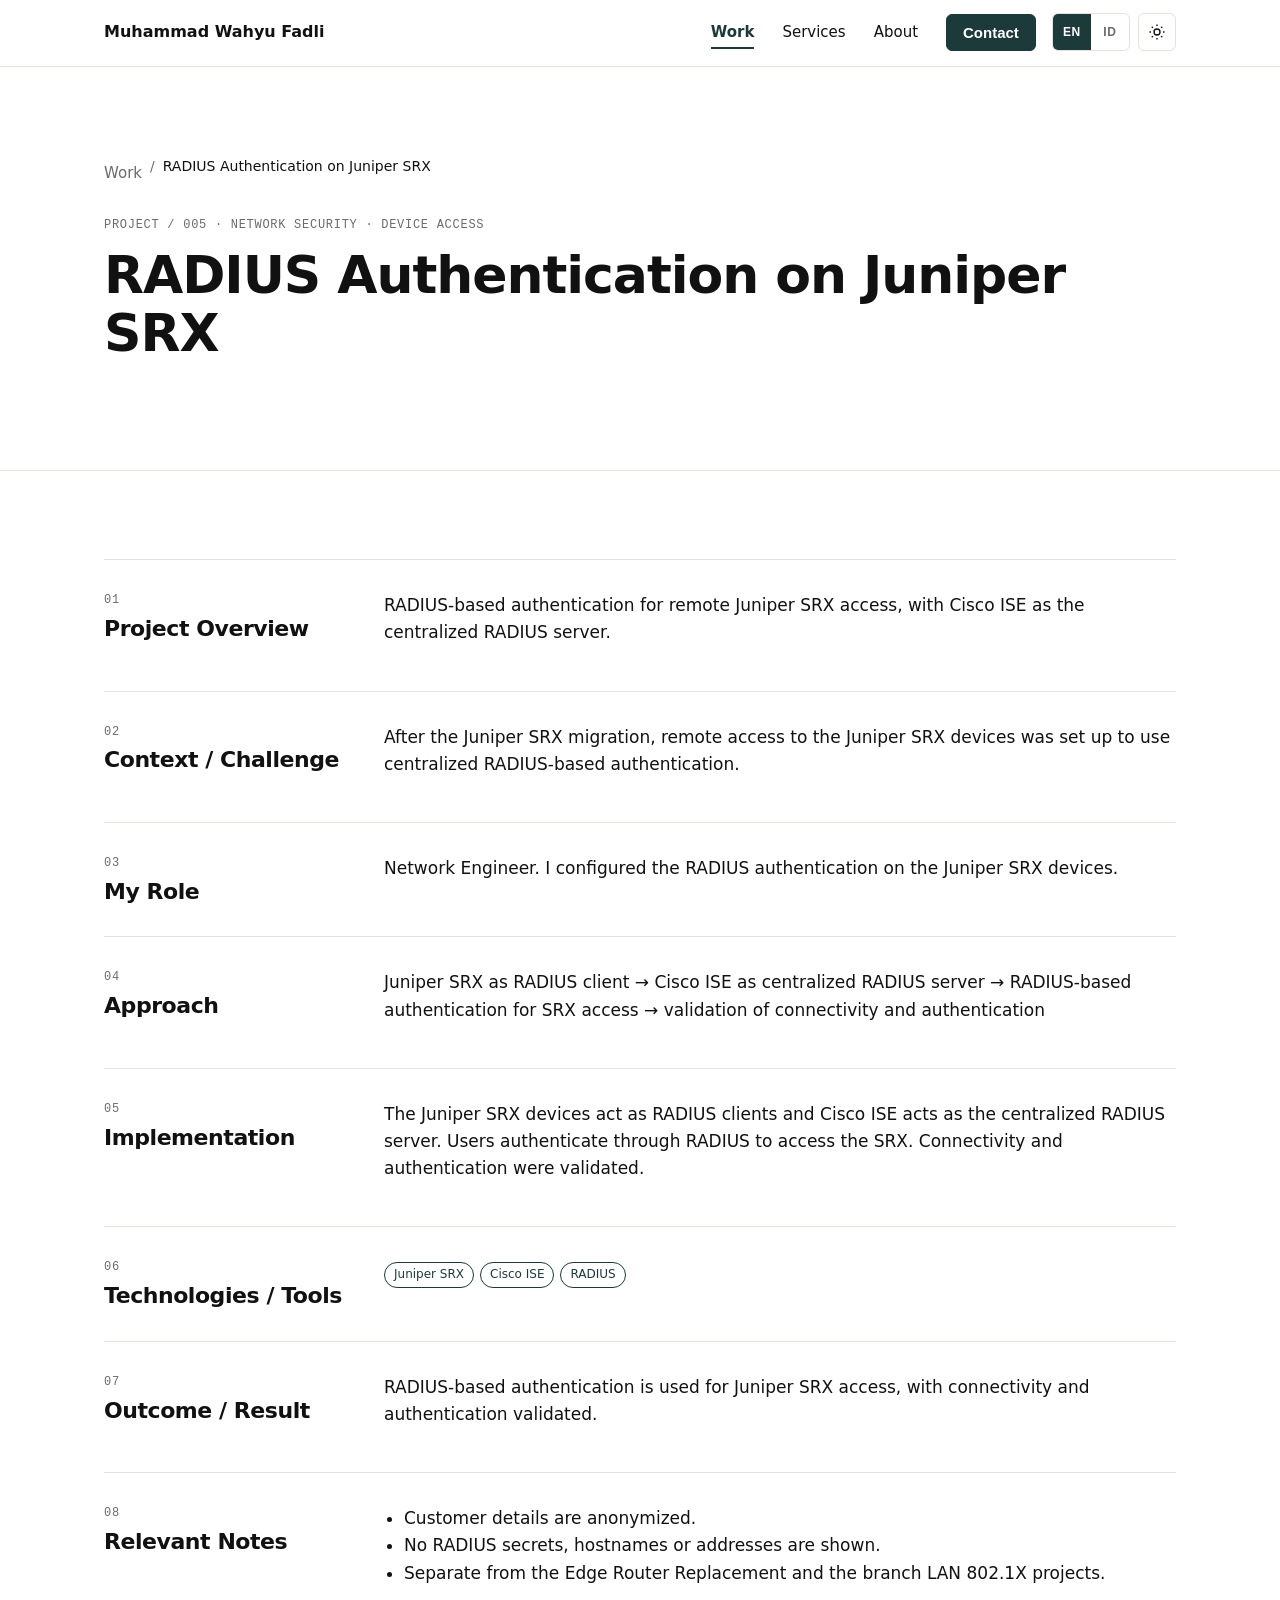
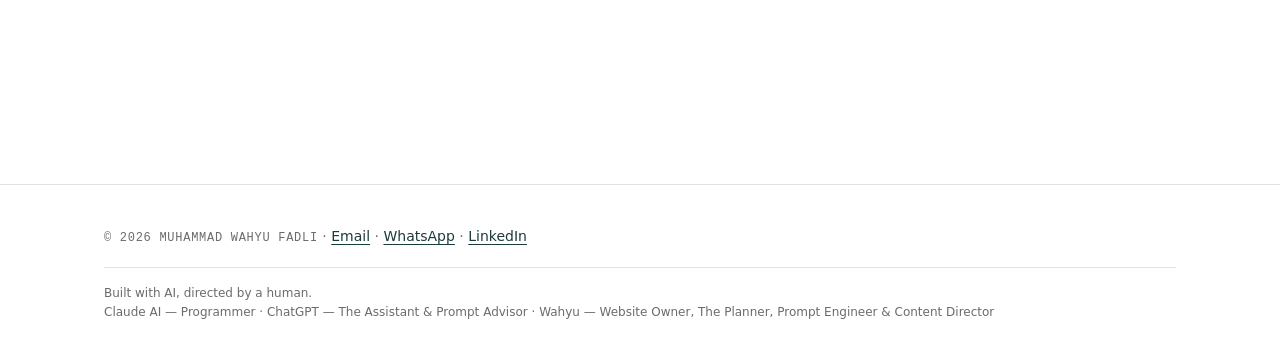
<file: project-juniper-srx-radius.html>
<!DOCTYPE html>
<html lang="en">
<head>
<meta charset="utf-8">
<meta name="viewport" content="width=device-width, initial-scale=1, viewport-fit=cover">
<meta http-equiv="Content-Security-Policy" content="default-src 'none'; style-src 'self' https://fonts.googleapis.com; font-src https://fonts.gstatic.com; script-src 'self'; img-src 'self' data:; connect-src https://formspree.io; frame-src 'none'; object-src 'none'; base-uri 'none'; form-action 'none'; upgrade-insecure-requests">
<meta name="referrer" content="strict-origin-when-cross-origin">
<title>RADIUS Authentication on Juniper SRX — Muhammad Wahyu Fadli</title>
<meta name="description" content="RADIUS-based authentication for remote Juniper SRX access, with Cisco ISE as the centralized RADIUS server.">
<link rel="canonical" href="https://www.example.com/project-juniper-srx-radius.html">
<meta property="og:type" content="website"><meta property="og:site_name" content="Muhammad Wahyu Fadli"><meta property="og:title" content="RADIUS Authentication on Juniper SRX — Muhammad Wahyu Fadli"><meta property="og:description" content="RADIUS-based authentication for remote Juniper SRX access, with Cisco ISE as the centralized RADIUS server."><meta property="og:url" content="https://www.example.com/project-juniper-srx-radius.html">
<meta name="twitter:card" content="summary">
<link rel="icon" href="assets/favicon.svg" type="image/svg+xml">
<script src="js/boot.js"></script>
<link rel="preconnect" href="https://fonts.gstatic.com" crossorigin>
<link href="https://fonts.googleapis.com/css2?family=Inter:wght@400;500;600;700&amp;display=swap" rel="stylesheet">
<link rel="stylesheet" href="css/styles.css">
<script defer src="js/config.js"></script>
<script defer src="i18n/id.js"></script>
<script defer src="js/modules/i18n.js"></script>
<script defer src="js/modules/theme.js"></script>
<script defer src="js/modules/nav.js"></script>
<script defer src="js/modules/reveal.js"></script>
<script defer src="js/modules/contact-form.js"></script>
<script defer src="js/modules/certificates.js"></script>
<script defer src="js/main.js"></script></head>
<body data-page="project" data-title="RADIUS Authentication on Juniper SRX" data-progress>
<a class="skip" href="#main">Skip to content</a>
<header><div class="wrap bar">
<a class="logo" href="index.html">Muhammad Wahyu Fadli</a>
<nav aria-label="Main"><button class="menu" aria-expanded="false" aria-controls="nl">Menu</button>
<ul id="nl"><li><a href="work.html" aria-current="page">Work</a></li><li><a href="services.html">Services</a></li><li><a href="about.html">About</a></li><li><a class="btn" href="contact.html">Contact</a></li></ul></nav><div class="ctl"><div class="lang" role="group" aria-label="Change language"><button type="button" data-l="en" lang="en" aria-label="English">EN</button><button type="button" data-l="id" lang="id" aria-label="Bahasa Indonesia">ID</button></div><button type="button" class="thm" id="thm" aria-label="Switch to dark mode"><svg class="sun" viewBox="0 0 24 24" fill="none" stroke="currentColor" stroke-width="1.8" aria-hidden="true"><circle cx="12" cy="12" r="4"/><path d="M12 2v2M12 20v2M2 12h2M20 12h2M5 5l1.5 1.5M17.5 17.5 19 19M5 19l1.5-1.5M17.5 6.5 19 5"/></svg><svg class="moon" viewBox="0 0 24 24" fill="none" stroke="currentColor" stroke-width="1.8" aria-hidden="true"><path d="M20 14.5A8 8 0 0 1 9.5 4 8 8 0 1 0 20 14.5z"/></svg></button></div>
</div><div id="prog" aria-hidden="true"></div></header>
<main id="main" tabindex="-1">
<section><div class="wrap"><nav class="crumb" aria-label="Breadcrumb"><a href="work.html">Work</a><span aria-hidden="true">/</span><span aria-current="page">RADIUS Authentication on Juniper SRX</span></nav><p class="mono"><span>Project / 005</span> · <span>Network security · Device access</span></p><h1>RADIUS Authentication on Juniper SRX</h1></div></section>
<section><div class="wrap"><div class="psec"><div><p class="mono">01</p><h2>Project Overview</h2></div><div><p>RADIUS-based authentication for remote Juniper SRX access, with Cisco ISE as the centralized RADIUS server.</p></div></div><div class="psec"><div><p class="mono">02</p><h2>Context / Challenge</h2></div><div><p>After the Juniper SRX migration, remote access to the Juniper SRX devices was set up to use centralized RADIUS-based authentication.</p></div></div><div class="psec"><div><p class="mono">03</p><h2>My Role</h2></div><div><p>Network Engineer. I configured the RADIUS authentication on the Juniper SRX devices.</p></div></div><div class="psec"><div><p class="mono">04</p><h2>Approach</h2></div><div><p>Juniper SRX as RADIUS client → Cisco ISE as centralized RADIUS server → RADIUS-based authentication for SRX access → validation of connectivity and authentication</p></div></div><div class="psec"><div><p class="mono">05</p><h2>Implementation</h2></div><div><p>The Juniper SRX devices act as RADIUS clients and Cisco ISE acts as the centralized RADIUS server. Users authenticate through RADIUS to access the SRX. Connectivity and authentication were validated.</p></div></div><div class="psec"><div><p class="mono">06</p><h2>Technologies / Tools</h2></div><div><p class="ptags"><span class="tag">Juniper SRX</span><span class="tag">Cisco ISE</span><span class="tag">RADIUS</span></p></div></div><div class="psec"><div><p class="mono">07</p><h2>Outcome / Result</h2></div><div><p>RADIUS-based authentication is used for Juniper SRX access, with connectivity and authentication validated.</p></div></div><div class="psec"><div><p class="mono">08</p><h2>Relevant Notes</h2></div><div><ul><li>Customer details are anonymized.</li><li>No RADIUS secrets, hostnames or addresses are shown.</li><li>Separate from the Edge Router Replacement and the branch LAN 802.1X projects.</li></ul></div></div><div class="row"><a class="btn sec" href="work.html">Back to Work</a><a class="btn" href="contact.html">Contact</a></div></div></section>
</main>

<footer><div class="wrap"><span class="mono">© 2026 Muhammad Wahyu Fadli</span> · <a href="mailto:mwahyuf94@gmail.com">Email</a> · <a href="https://wa.me/6281377826272" target="_blank" rel="noopener noreferrer">WhatsApp</a> · <a href="https://www.linkedin.com/in/mwahyuf" target="_blank" rel="noopener noreferrer">LinkedIn</a><div class="credit"><p class="credit-lead">Built with AI, directed by a human.</p><p><span>Claude AI — Programmer</span> · <span>ChatGPT — The Assistant &amp; Prompt Advisor</span> · <span>Wahyu — Website Owner, The Planner, Prompt Engineer &amp; Content Director</span></p></div></div></footer>
</body>
</html>
</file>
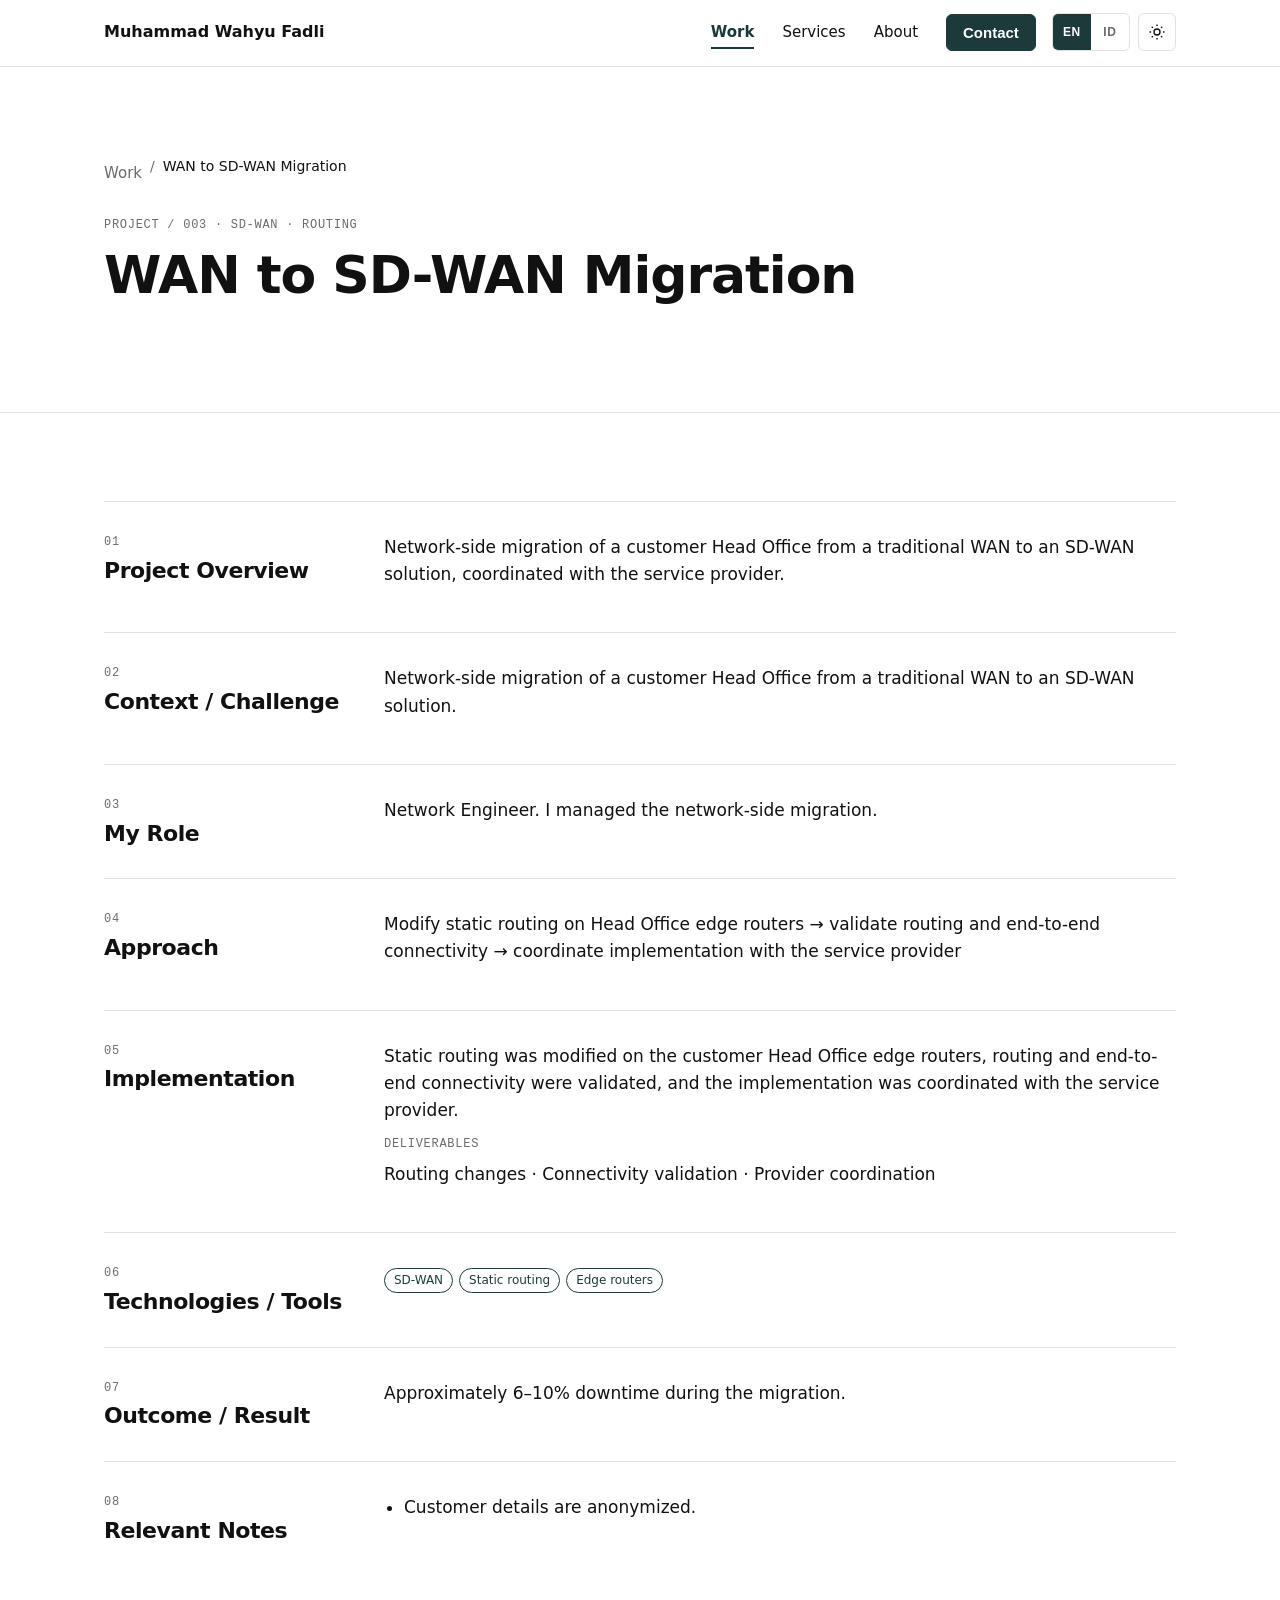
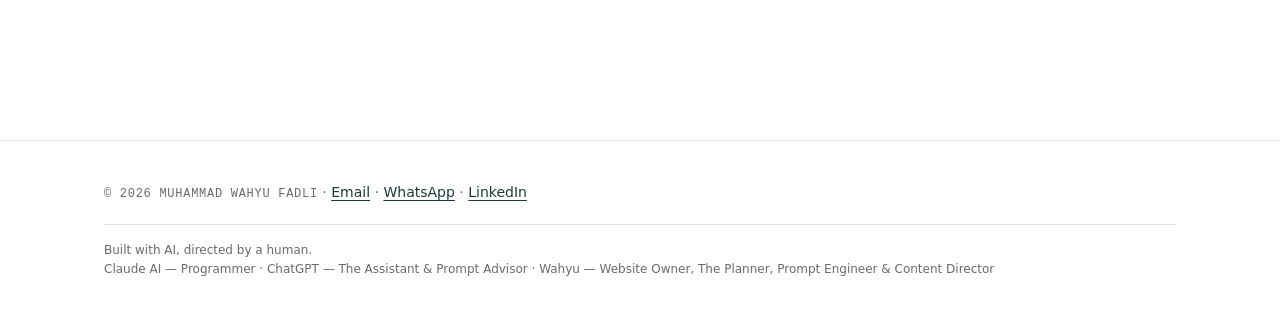
<file: project-sd-wan-migration.html>
<!DOCTYPE html>
<html lang="en">
<head>
<meta charset="utf-8">
<meta name="viewport" content="width=device-width, initial-scale=1, viewport-fit=cover">
<meta http-equiv="Content-Security-Policy" content="default-src 'none'; style-src 'self' https://fonts.googleapis.com; font-src https://fonts.gstatic.com; script-src 'self'; img-src 'self' data:; connect-src https://formspree.io; frame-src 'none'; object-src 'none'; base-uri 'none'; form-action 'none'; upgrade-insecure-requests">
<meta name="referrer" content="strict-origin-when-cross-origin">
<title>WAN to SD-WAN Migration — Muhammad Wahyu Fadli</title>
<meta name="description" content="Network-side migration of a customer Head Office from a traditional WAN to an SD-WAN solution, coordinated with the service provider.">
<link rel="canonical" href="https://www.example.com/project-sd-wan-migration.html">
<meta property="og:type" content="website"><meta property="og:site_name" content="Muhammad Wahyu Fadli"><meta property="og:title" content="WAN to SD-WAN Migration — Muhammad Wahyu Fadli"><meta property="og:description" content="Network-side migration of a customer Head Office from a traditional WAN to an SD-WAN solution, coordinated with the service provider."><meta property="og:url" content="https://www.example.com/project-sd-wan-migration.html">
<meta name="twitter:card" content="summary">
<link rel="icon" href="assets/favicon.svg" type="image/svg+xml">
<script src="js/boot.js"></script>
<link rel="preconnect" href="https://fonts.gstatic.com" crossorigin>
<link href="https://fonts.googleapis.com/css2?family=Inter:wght@400;500;600;700&amp;display=swap" rel="stylesheet">
<link rel="stylesheet" href="css/styles.css">
<script defer src="js/config.js"></script>
<script defer src="i18n/id.js"></script>
<script defer src="js/modules/i18n.js"></script>
<script defer src="js/modules/theme.js"></script>
<script defer src="js/modules/nav.js"></script>
<script defer src="js/modules/reveal.js"></script>
<script defer src="js/modules/contact-form.js"></script>
<script defer src="js/modules/certificates.js"></script>
<script defer src="js/main.js"></script></head>
<body data-page="project" data-title="WAN to SD-WAN Migration" data-progress>
<a class="skip" href="#main">Skip to content</a>
<header><div class="wrap bar">
<a class="logo" href="index.html">Muhammad Wahyu Fadli</a>
<nav aria-label="Main"><button class="menu" aria-expanded="false" aria-controls="nl">Menu</button>
<ul id="nl"><li><a href="work.html" aria-current="page">Work</a></li><li><a href="services.html">Services</a></li><li><a href="about.html">About</a></li><li><a class="btn" href="contact.html">Contact</a></li></ul></nav><div class="ctl"><div class="lang" role="group" aria-label="Change language"><button type="button" data-l="en" lang="en" aria-label="English">EN</button><button type="button" data-l="id" lang="id" aria-label="Bahasa Indonesia">ID</button></div><button type="button" class="thm" id="thm" aria-label="Switch to dark mode"><svg class="sun" viewBox="0 0 24 24" fill="none" stroke="currentColor" stroke-width="1.8" aria-hidden="true"><circle cx="12" cy="12" r="4"/><path d="M12 2v2M12 20v2M2 12h2M20 12h2M5 5l1.5 1.5M17.5 17.5 19 19M5 19l1.5-1.5M17.5 6.5 19 5"/></svg><svg class="moon" viewBox="0 0 24 24" fill="none" stroke="currentColor" stroke-width="1.8" aria-hidden="true"><path d="M20 14.5A8 8 0 0 1 9.5 4 8 8 0 1 0 20 14.5z"/></svg></button></div>
</div><div id="prog" aria-hidden="true"></div></header>
<main id="main" tabindex="-1">
<section><div class="wrap"><nav class="crumb" aria-label="Breadcrumb"><a href="work.html">Work</a><span aria-hidden="true">/</span><span aria-current="page">WAN to SD-WAN Migration</span></nav><p class="mono"><span>Project / 003</span> · <span>SD-WAN · Routing</span></p><h1>WAN to SD-WAN Migration</h1></div></section>
<section><div class="wrap"><div class="psec"><div><p class="mono">01</p><h2>Project Overview</h2></div><div><p>Network-side migration of a customer Head Office from a traditional WAN to an SD-WAN solution, coordinated with the service provider.</p></div></div><div class="psec"><div><p class="mono">02</p><h2>Context / Challenge</h2></div><div><p>Network-side migration of a customer Head Office from a traditional WAN to an SD-WAN solution.</p></div></div><div class="psec"><div><p class="mono">03</p><h2>My Role</h2></div><div><p>Network Engineer. I managed the network-side migration.</p></div></div><div class="psec"><div><p class="mono">04</p><h2>Approach</h2></div><div><p>Modify static routing on Head Office edge routers → validate routing and end-to-end connectivity → coordinate implementation with the service provider</p></div></div><div class="psec"><div><p class="mono">05</p><h2>Implementation</h2></div><div><p>Static routing was modified on the customer Head Office edge routers, routing and end-to-end connectivity were validated, and the implementation was coordinated with the service provider.</p><p class="mono mt-16">Deliverables</p><p>Routing changes · Connectivity validation · Provider coordination</p></div></div><div class="psec"><div><p class="mono">06</p><h2>Technologies / Tools</h2></div><div><p class="ptags"><span class="tag">SD-WAN</span><span class="tag">Static routing</span><span class="tag">Edge routers</span></p></div></div><div class="psec"><div><p class="mono">07</p><h2>Outcome / Result</h2></div><div><p>Approximately 6–10% downtime during the migration.</p></div></div><div class="psec"><div><p class="mono">08</p><h2>Relevant Notes</h2></div><div><ul><li>Customer details are anonymized.</li></ul></div></div><div class="row"><a class="btn sec" href="work.html">Back to Work</a><a class="btn" href="contact.html">Contact</a></div></div></section>
</main>

<footer><div class="wrap"><span class="mono">© 2026 Muhammad Wahyu Fadli</span> · <a href="mailto:mwahyuf94@gmail.com">Email</a> · <a href="https://wa.me/6281377826272" target="_blank" rel="noopener noreferrer">WhatsApp</a> · <a href="https://www.linkedin.com/in/mwahyuf" target="_blank" rel="noopener noreferrer">LinkedIn</a><div class="credit"><p class="credit-lead">Built with AI, directed by a human.</p><p><span>Claude AI — Programmer</span> · <span>ChatGPT — The Assistant &amp; Prompt Advisor</span> · <span>Wahyu — Website Owner, The Planner, Prompt Engineer &amp; Content Director</span></p></div></div></footer>
</body>
</html>
</file>
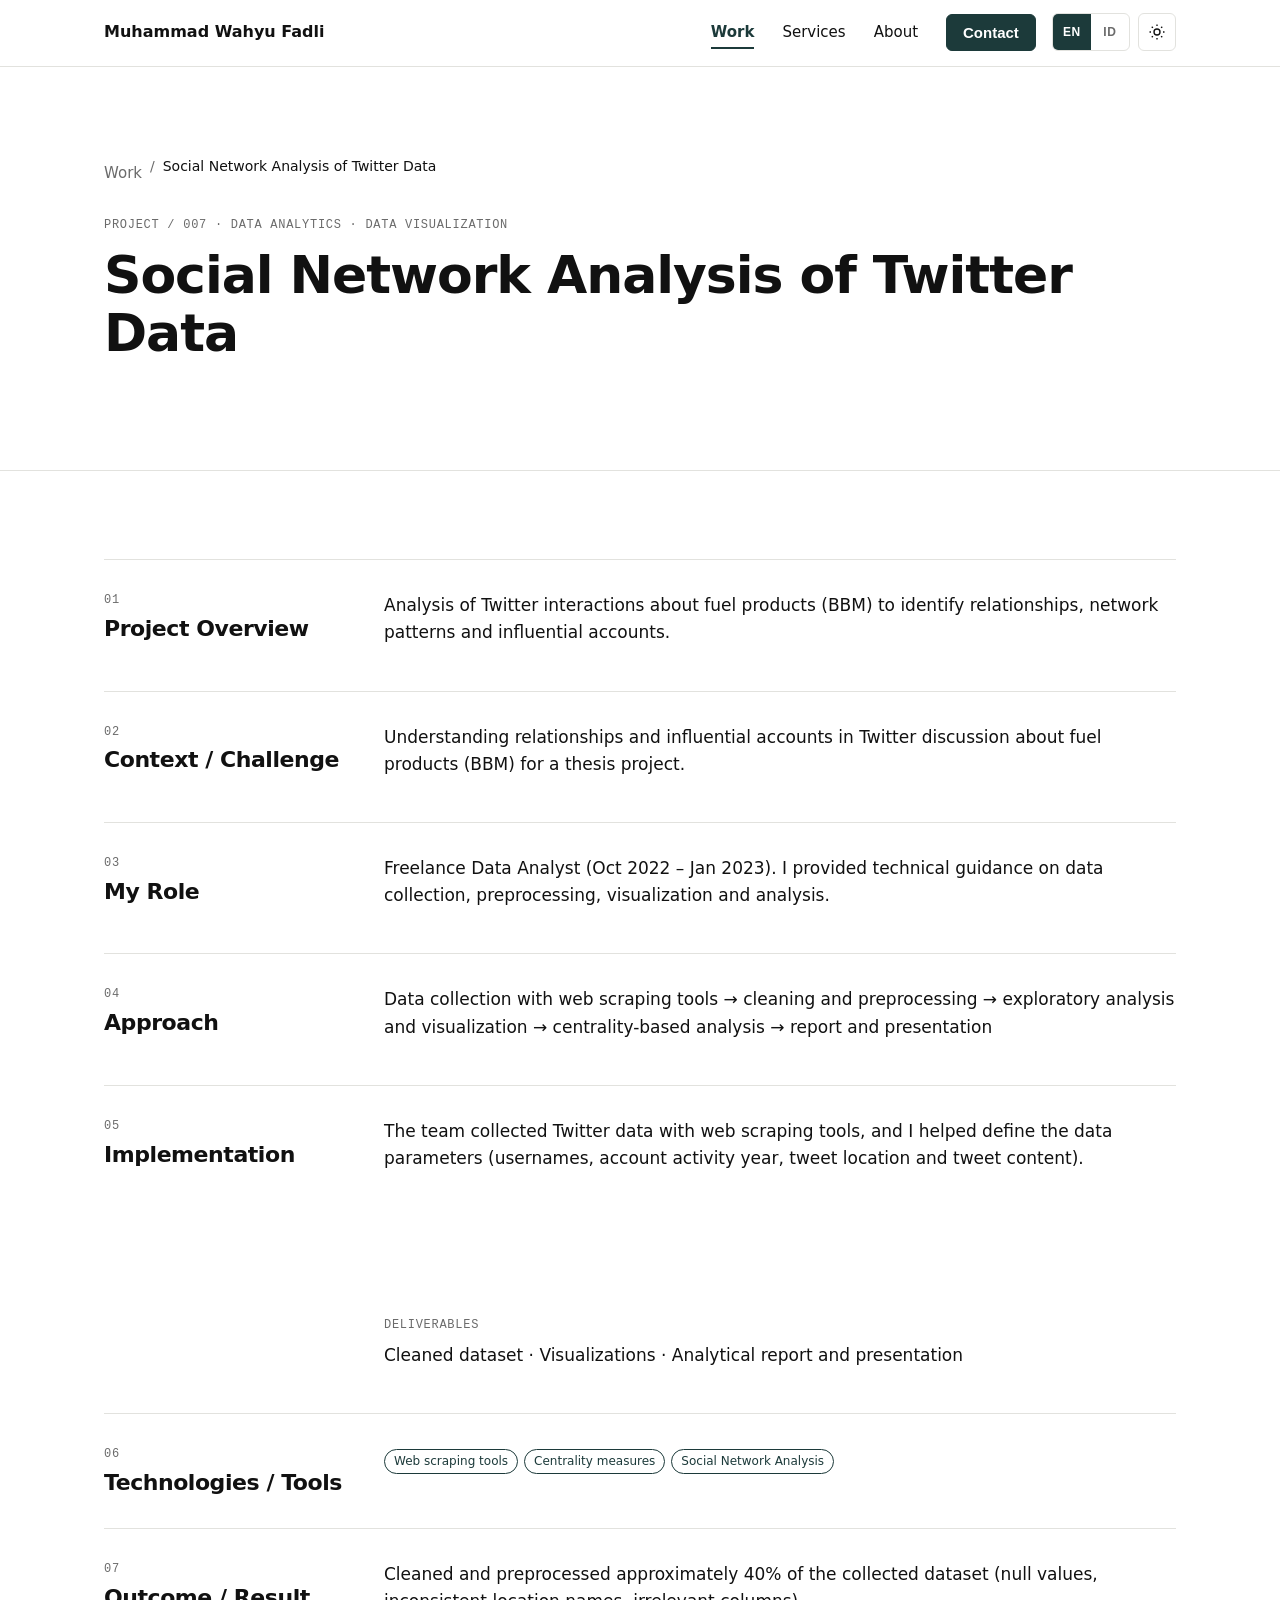
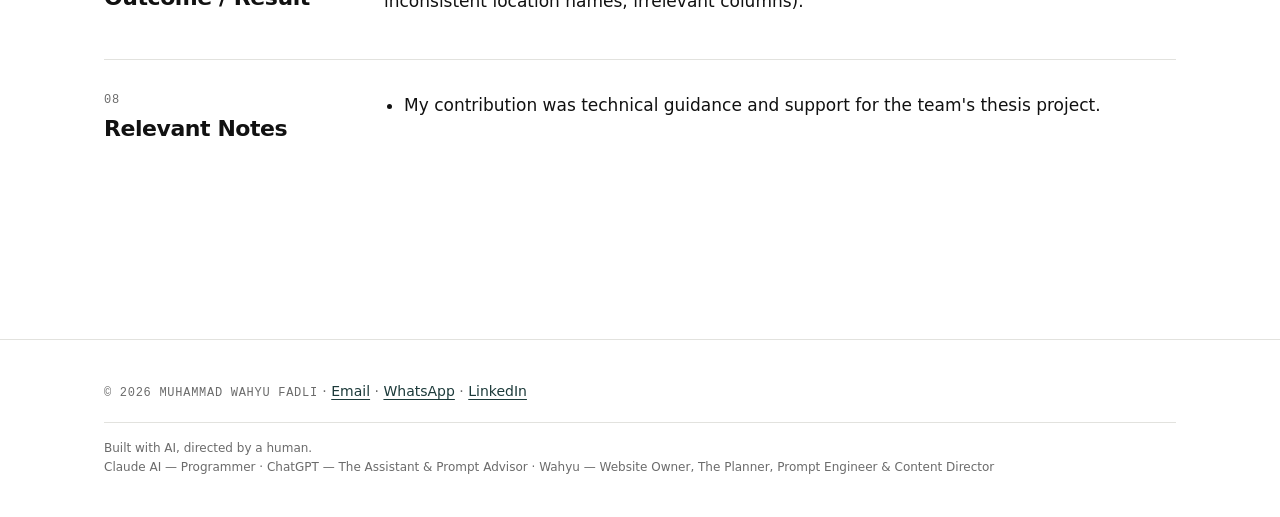
<file: project-social-network-analysis.html>
<!DOCTYPE html>
<html lang="en">
<head>
<meta charset="utf-8">
<meta name="viewport" content="width=device-width, initial-scale=1, viewport-fit=cover">
<meta http-equiv="Content-Security-Policy" content="default-src 'none'; style-src 'self' https://fonts.googleapis.com; font-src https://fonts.gstatic.com; script-src 'self'; img-src 'self' data:; connect-src https://formspree.io; frame-src 'none'; object-src 'none'; base-uri 'none'; form-action 'none'; upgrade-insecure-requests">
<meta name="referrer" content="strict-origin-when-cross-origin">
<title>Social Network Analysis of Twitter Data — Muhammad Wahyu Fadli</title>
<meta name="description" content="Analysis of Twitter interactions about fuel products (BBM) to identify relationships, network patterns and influential accounts.">
<link rel="canonical" href="https://www.example.com/project-social-network-analysis.html">
<meta property="og:type" content="website"><meta property="og:site_name" content="Muhammad Wahyu Fadli"><meta property="og:title" content="Social Network Analysis of Twitter Data — Muhammad Wahyu Fadli"><meta property="og:description" content="Analysis of Twitter interactions about fuel products (BBM) to identify relationships, network patterns and influential accounts."><meta property="og:url" content="https://www.example.com/project-social-network-analysis.html">
<meta name="twitter:card" content="summary">
<link rel="icon" href="assets/favicon.svg" type="image/svg+xml">
<script src="js/boot.js"></script>
<link rel="preconnect" href="https://fonts.gstatic.com" crossorigin>
<link href="https://fonts.googleapis.com/css2?family=Inter:wght@400;500;600;700&amp;display=swap" rel="stylesheet">
<link rel="stylesheet" href="css/styles.css">
<script defer src="js/config.js"></script>
<script defer src="i18n/id.js"></script>
<script defer src="js/modules/i18n.js"></script>
<script defer src="js/modules/theme.js"></script>
<script defer src="js/modules/nav.js"></script>
<script defer src="js/modules/reveal.js"></script>
<script defer src="js/modules/contact-form.js"></script>
<script defer src="js/modules/certificates.js"></script>
<script defer src="js/main.js"></script></head>
<body data-page="project" data-title="Social Network Analysis of Twitter Data" data-progress>
<a class="skip" href="#main">Skip to content</a>
<header><div class="wrap bar">
<a class="logo" href="index.html">Muhammad Wahyu Fadli</a>
<nav aria-label="Main"><button class="menu" aria-expanded="false" aria-controls="nl">Menu</button>
<ul id="nl"><li><a href="work.html" aria-current="page">Work</a></li><li><a href="services.html">Services</a></li><li><a href="about.html">About</a></li><li><a class="btn" href="contact.html">Contact</a></li></ul></nav><div class="ctl"><div class="lang" role="group" aria-label="Change language"><button type="button" data-l="en" lang="en" aria-label="English">EN</button><button type="button" data-l="id" lang="id" aria-label="Bahasa Indonesia">ID</button></div><button type="button" class="thm" id="thm" aria-label="Switch to dark mode"><svg class="sun" viewBox="0 0 24 24" fill="none" stroke="currentColor" stroke-width="1.8" aria-hidden="true"><circle cx="12" cy="12" r="4"/><path d="M12 2v2M12 20v2M2 12h2M20 12h2M5 5l1.5 1.5M17.5 17.5 19 19M5 19l1.5-1.5M17.5 6.5 19 5"/></svg><svg class="moon" viewBox="0 0 24 24" fill="none" stroke="currentColor" stroke-width="1.8" aria-hidden="true"><path d="M20 14.5A8 8 0 0 1 9.5 4 8 8 0 1 0 20 14.5z"/></svg></button></div>
</div><div id="prog" aria-hidden="true"></div></header>
<main id="main" tabindex="-1">
<section><div class="wrap"><nav class="crumb" aria-label="Breadcrumb"><a href="work.html">Work</a><span aria-hidden="true">/</span><span aria-current="page">Social Network Analysis of Twitter Data</span></nav><p class="mono"><span>Project / 007</span> · <span>Data analytics · Data visualization</span></p><h1>Social Network Analysis of Twitter Data</h1></div></section>
<section><div class="wrap"><div class="psec"><div><p class="mono">01</p><h2>Project Overview</h2></div><div><p>Analysis of Twitter interactions about fuel products (BBM) to identify relationships, network patterns and influential accounts.</p></div></div><div class="psec"><div><p class="mono">02</p><h2>Context / Challenge</h2></div><div><p>Understanding relationships and influential accounts in Twitter discussion about fuel products (BBM) for a thesis project.</p></div></div><div class="psec"><div><p class="mono">03</p><h2>My Role</h2></div><div><p>Freelance Data Analyst (Oct 2022 – Jan 2023). I provided technical guidance on data collection, preprocessing, visualization and analysis.</p></div></div><div class="psec"><div><p class="mono">04</p><h2>Approach</h2></div><div><p>Data collection with web scraping tools → cleaning and preprocessing → exploratory analysis and visualization → centrality-based analysis → report and presentation</p></div></div><div class="psec"><div><p class="mono">05</p><h2>Implementation</h2></div><div><p>The team collected Twitter data with web scraping tools, and I helped define the data parameters (usernames, account activity year, tweet location and tweet content).</p><ol class="flow" aria-label="Data analysis process"><li class="rv"><b>1. Raw data</b>Twitter data collected with web scraping tools</li><li class="rv"><b>2. Cleaning</b>Null values, location names, irrelevant columns</li><li class="rv"><b>3. Exploration</b>Patterns and relationships</li><li class="rv"><b>4. Visualization</b>Network visuals of interactions</li><li class="rv"><b>5. Insights</b>Influential nodes via centrality</li></ol><p class="mono mt-16">Deliverables</p><p>Cleaned dataset · Visualizations · Analytical report and presentation</p></div></div><div class="psec"><div><p class="mono">06</p><h2>Technologies / Tools</h2></div><div><p class="ptags"><span class="tag">Web scraping tools</span><span class="tag">Centrality measures</span><span class="tag">Social Network Analysis</span></p></div></div><div class="psec"><div><p class="mono">07</p><h2>Outcome / Result</h2></div><div><p>Cleaned and preprocessed approximately 40% of the collected dataset (null values, inconsistent location names, irrelevant columns).</p></div></div><div class="psec"><div><p class="mono">08</p><h2>Relevant Notes</h2></div><div><ul><li>My contribution was technical guidance and support for the team's thesis project.</li></ul></div></div><div class="row"><a class="btn sec" href="work.html">Back to Work</a><a class="btn" href="contact.html">Contact</a></div></div></section>
</main>

<footer><div class="wrap"><span class="mono">© 2026 Muhammad Wahyu Fadli</span> · <a href="mailto:mwahyuf94@gmail.com">Email</a> · <a href="https://wa.me/6281377826272" target="_blank" rel="noopener noreferrer">WhatsApp</a> · <a href="https://www.linkedin.com/in/mwahyuf" target="_blank" rel="noopener noreferrer">LinkedIn</a><div class="credit"><p class="credit-lead">Built with AI, directed by a human.</p><p><span>Claude AI — Programmer</span> · <span>ChatGPT — The Assistant &amp; Prompt Advisor</span> · <span>Wahyu — Website Owner, The Planner, Prompt Engineer &amp; Content Director</span></p></div></div></footer>
</body>
</html>
</file>
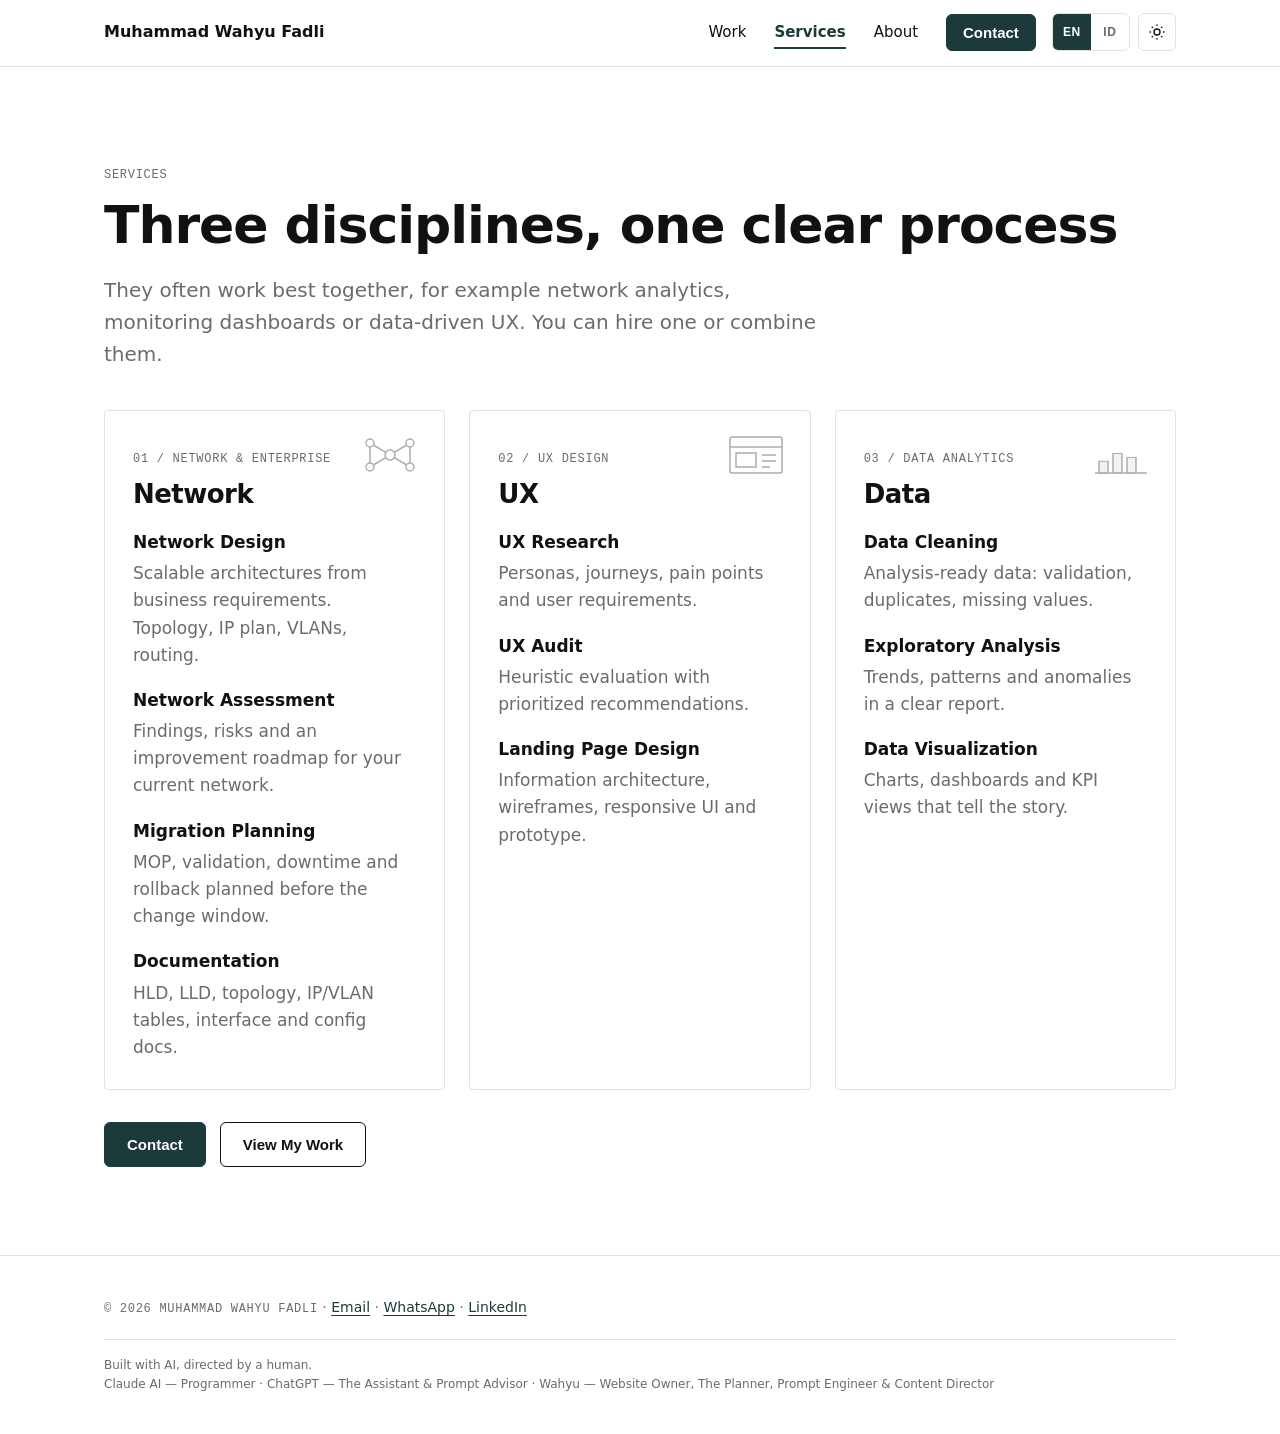
<file: services.html>
<!DOCTYPE html>
<html lang="en">
<head>
<meta charset="utf-8">
<meta name="viewport" content="width=device-width, initial-scale=1, viewport-fit=cover">
<meta http-equiv="Content-Security-Policy" content="default-src 'none'; style-src 'self' https://fonts.googleapis.com; font-src https://fonts.gstatic.com; script-src 'self'; img-src 'self' data:; connect-src https://formspree.io; frame-src 'none'; object-src 'none'; base-uri 'none'; form-action 'none'; upgrade-insecure-requests">
<meta name="referrer" content="strict-origin-when-cross-origin">
<title>Services — Muhammad Wahyu Fadli</title>
<meta name="description" content="Network design, assessment, migration planning and documentation, UX research and audits, landing page design, and data analytics services.">
<link rel="canonical" href="https://www.example.com/services.html">
<meta property="og:type" content="website"><meta property="og:site_name" content="Muhammad Wahyu Fadli"><meta property="og:title" content="Services — Muhammad Wahyu Fadli"><meta property="og:description" content="Network design, assessment, migration planning and documentation, UX research and audits, landing page design, and data analytics services."><meta property="og:url" content="https://www.example.com/services.html">
<meta name="twitter:card" content="summary">
<link rel="icon" href="assets/favicon.svg" type="image/svg+xml">
<script src="js/boot.js"></script>
<link rel="preconnect" href="https://fonts.gstatic.com" crossorigin>
<link href="https://fonts.googleapis.com/css2?family=Inter:wght@400;500;600;700&amp;display=swap" rel="stylesheet">
<link rel="stylesheet" href="css/styles.css">
<script defer src="js/config.js"></script>
<script defer src="i18n/id.js"></script>
<script defer src="js/modules/i18n.js"></script>
<script defer src="js/modules/theme.js"></script>
<script defer src="js/modules/nav.js"></script>
<script defer src="js/modules/reveal.js"></script>
<script defer src="js/modules/contact-form.js"></script>
<script defer src="js/modules/certificates.js"></script>
<script defer src="js/main.js"></script></head>
<body data-page="services" data-title="Services">
<a class="skip" href="#main">Skip to content</a>
<header><div class="wrap bar">
<a class="logo" href="index.html">Muhammad Wahyu Fadli</a>
<nav aria-label="Main"><button class="menu" aria-expanded="false" aria-controls="nl">Menu</button>
<ul id="nl"><li><a href="work.html">Work</a></li><li><a href="services.html" aria-current="page">Services</a></li><li><a href="about.html">About</a></li><li><a class="btn" href="contact.html">Contact</a></li></ul></nav><div class="ctl"><div class="lang" role="group" aria-label="Change language"><button type="button" data-l="en" lang="en" aria-label="English">EN</button><button type="button" data-l="id" lang="id" aria-label="Bahasa Indonesia">ID</button></div><button type="button" class="thm" id="thm" aria-label="Switch to dark mode"><svg class="sun" viewBox="0 0 24 24" fill="none" stroke="currentColor" stroke-width="1.8" aria-hidden="true"><circle cx="12" cy="12" r="4"/><path d="M12 2v2M12 20v2M2 12h2M20 12h2M5 5l1.5 1.5M17.5 17.5 19 19M5 19l1.5-1.5M17.5 6.5 19 5"/></svg><svg class="moon" viewBox="0 0 24 24" fill="none" stroke="currentColor" stroke-width="1.8" aria-hidden="true"><path d="M20 14.5A8 8 0 0 1 9.5 4 8 8 0 1 0 20 14.5z"/></svg></button></div>
</div><div id="prog" aria-hidden="true"></div></header>
<main id="main" tabindex="-1">
<section><div class="wrap">
<p class="mono">Services</p><h1>Three disciplines, one clear process</h1>
<p class="lead">They often work best together, for example network analytics, monitoring dashboards or data-driven UX. You can hire one or combine them.</p>
<div class="grid3">
<article class="card"><p class="mono">01 / Network &amp; Enterprise</p><svg class="viz" viewBox="0 0 64 44" fill="none" stroke="currentColor" stroke-width="1.5" aria-hidden="true"><path d="M12 10 32 22 52 10M12 34 32 22 52 34M12 10v24M52 10v24"/><circle class="n" cx="12" cy="10" r="4"/><circle class="n" cx="52" cy="10" r="4"/><circle class="n" cx="12" cy="34" r="4"/><circle class="n" cx="52" cy="34" r="4"/><circle class="n" cx="32" cy="22" r="5"/></svg><h3>Network</h3>
<dl><dt>Network Design</dt><dd>Scalable architectures from business requirements. Topology, IP plan, VLANs, routing.</dd><dt>Network Assessment</dt><dd>Findings, risks and an improvement roadmap for your current network.</dd><dt>Migration Planning</dt><dd>MOP, validation, downtime and rollback planned before the change window.</dd><dt>Documentation</dt><dd>HLD, LLD, topology, IP/VLAN tables, interface and config docs.</dd></dl></article>
<article class="card"><p class="mono">02 / UX Design</p><svg class="viz" viewBox="0 0 64 44" fill="none" stroke="currentColor" stroke-width="1.5" aria-hidden="true"><rect x="6" y="4" width="52" height="36" rx="2"/><path d="M6 14h52M38 22h14M38 28h14M38 34h8"/><rect class="f" x="12" y="20" width="20" height="14"/></svg><h3>UX</h3>
<dl><dt>UX Research</dt><dd>Personas, journeys, pain points and user requirements.</dd><dt>UX Audit</dt><dd>Heuristic evaluation with prioritized recommendations.</dd><dt>Landing Page Design</dt><dd>Information architecture, wireframes, responsive UI and prototype.</dd></dl></article>
<article class="card"><p class="mono">03 / Data Analytics</p><svg class="viz" viewBox="0 0 64 44" fill="none" stroke="currentColor" stroke-width="1.5" aria-hidden="true"><path d="M6 40h52"/><rect class="b" x="10" y="22" width="9" height="18"/><rect class="b" x="24" y="10" width="9" height="30"/><rect class="b" x="38" y="16" width="9" height="24"/></svg><h3>Data</h3>
<dl><dt>Data Cleaning</dt><dd>Analysis-ready data: validation, duplicates, missing values.</dd><dt>Exploratory Analysis</dt><dd>Trends, patterns and anomalies in a clear report.</dd><dt>Data Visualization</dt><dd>Charts, dashboards and KPI views that tell the story.</dd></dl></article>
</div>
<div class="row"><a class="btn" href="contact.html">Contact</a><a class="btn sec" href="work.html">View My Work</a></div>
</div></section>
</main>

<footer><div class="wrap"><span class="mono">© 2026 Muhammad Wahyu Fadli</span> · <a href="mailto:mwahyuf94@gmail.com">Email</a> · <a href="https://wa.me/6281377826272" target="_blank" rel="noopener noreferrer">WhatsApp</a> · <a href="https://www.linkedin.com/in/mwahyuf" target="_blank" rel="noopener noreferrer">LinkedIn</a><div class="credit"><p class="credit-lead">Built with AI, directed by a human.</p><p><span>Claude AI — Programmer</span> · <span>ChatGPT — The Assistant &amp; Prompt Advisor</span> · <span>Wahyu — Website Owner, The Planner, Prompt Engineer &amp; Content Director</span></p></div></div></footer>
</body>
</html>
</file>
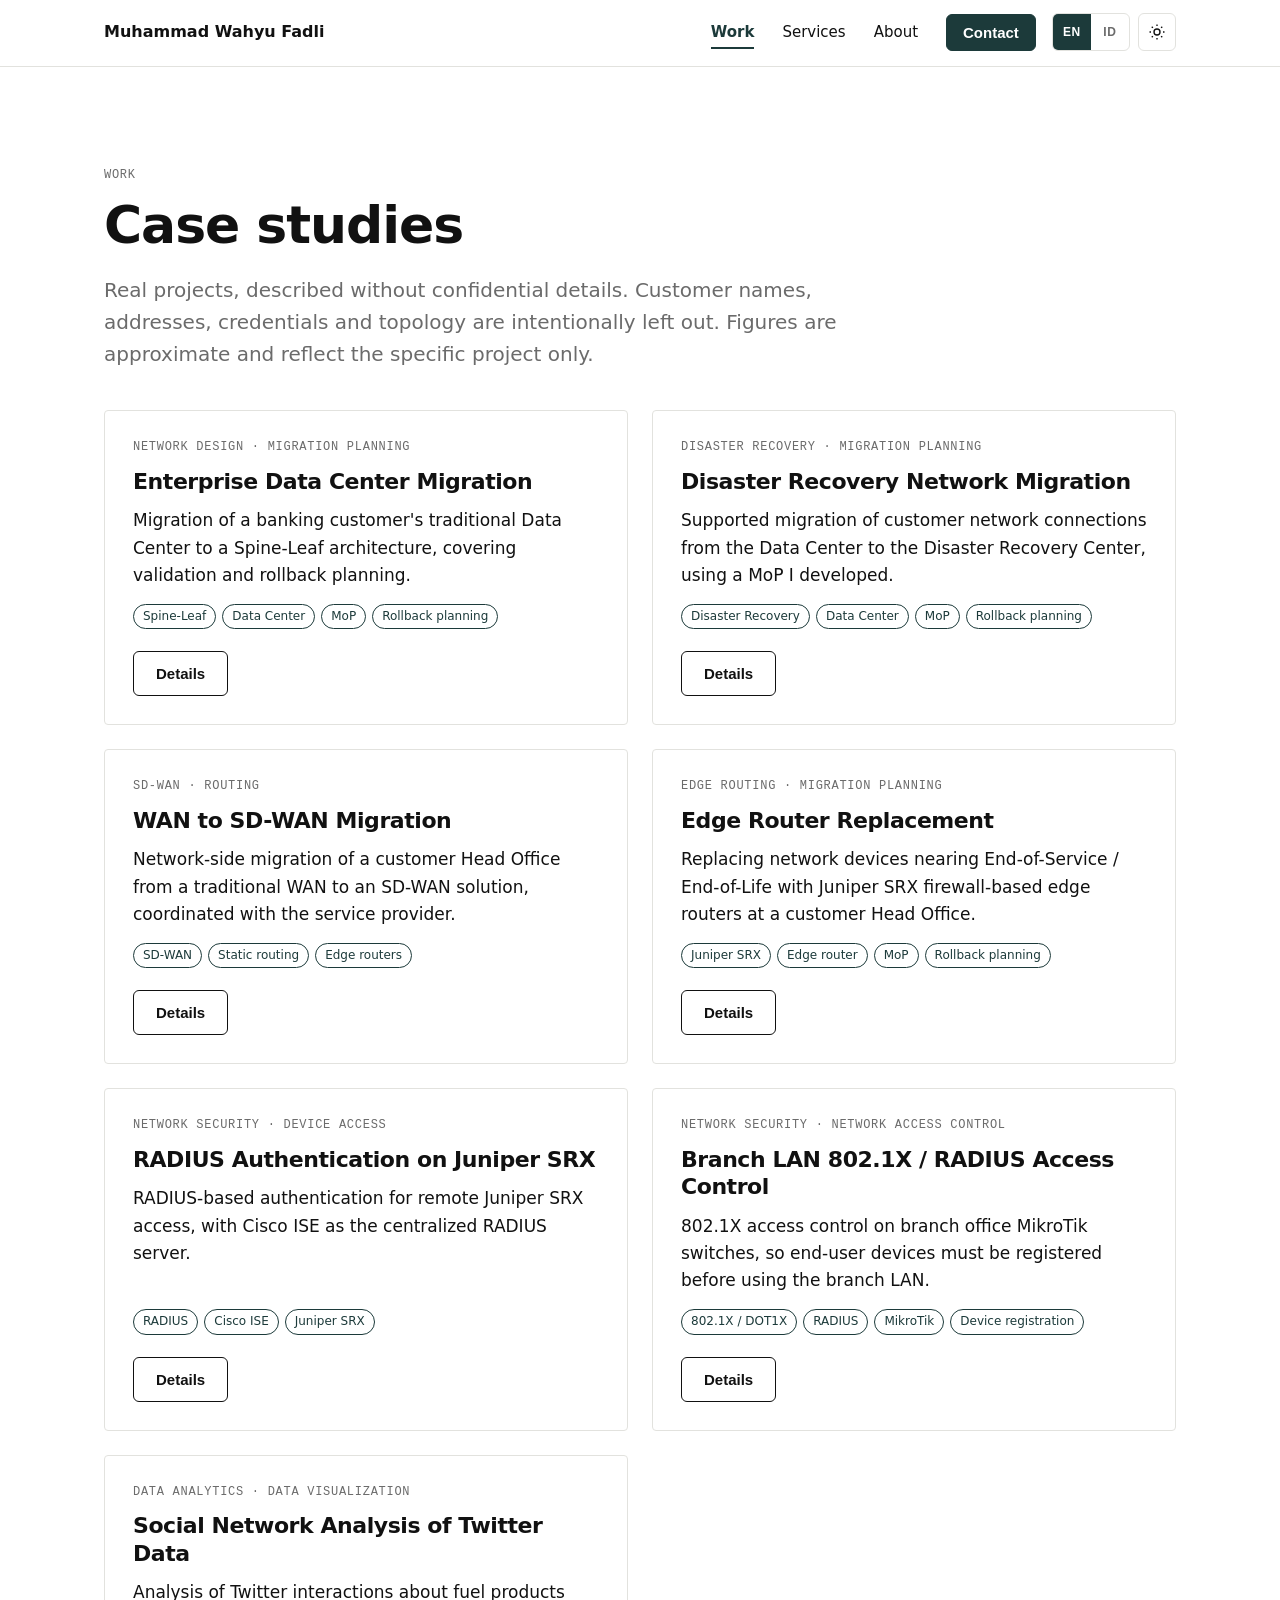
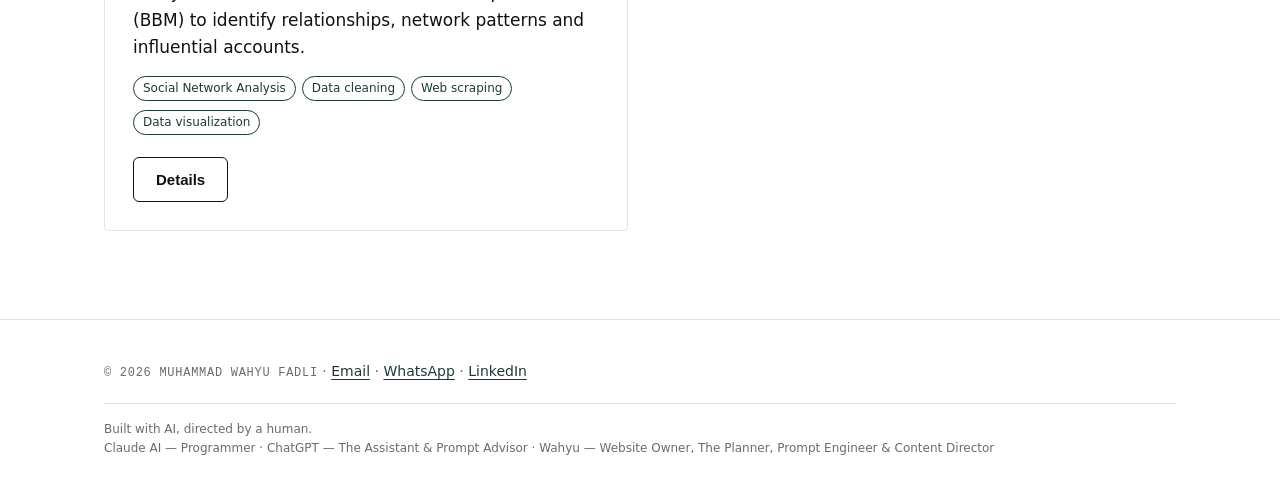
<file: work.html>
<!DOCTYPE html>
<html lang="en">
<head>
<meta charset="utf-8">
<meta name="viewport" content="width=device-width, initial-scale=1, viewport-fit=cover">
<meta http-equiv="Content-Security-Policy" content="default-src 'none'; style-src 'self' https://fonts.googleapis.com; font-src https://fonts.gstatic.com; script-src 'self'; img-src 'self' data:; connect-src https://formspree.io; frame-src 'none'; object-src 'none'; base-uri 'none'; form-action 'none'; upgrade-insecure-requests">
<meta name="referrer" content="strict-origin-when-cross-origin">
<title>Work — Muhammad Wahyu Fadli</title>
<meta name="description" content="Anonymized case studies in enterprise network migration, SD-WAN, network security and data analysis.">
<link rel="canonical" href="https://www.example.com/work.html">
<meta property="og:type" content="website"><meta property="og:site_name" content="Muhammad Wahyu Fadli"><meta property="og:title" content="Work — Muhammad Wahyu Fadli"><meta property="og:description" content="Anonymized case studies in enterprise network migration, SD-WAN, network security and data analysis."><meta property="og:url" content="https://www.example.com/work.html">
<meta name="twitter:card" content="summary">
<link rel="icon" href="assets/favicon.svg" type="image/svg+xml">
<script src="js/boot.js"></script>
<link rel="preconnect" href="https://fonts.gstatic.com" crossorigin>
<link href="https://fonts.googleapis.com/css2?family=Inter:wght@400;500;600;700&amp;display=swap" rel="stylesheet">
<link rel="stylesheet" href="css/styles.css">
<script defer src="js/config.js"></script>
<script defer src="i18n/id.js"></script>
<script defer src="js/modules/i18n.js"></script>
<script defer src="js/modules/theme.js"></script>
<script defer src="js/modules/nav.js"></script>
<script defer src="js/modules/reveal.js"></script>
<script defer src="js/modules/contact-form.js"></script>
<script defer src="js/modules/certificates.js"></script>
<script defer src="js/main.js"></script></head>
<body data-page="work" data-title="Work">
<a class="skip" href="#main">Skip to content</a>
<header><div class="wrap bar">
<a class="logo" href="index.html">Muhammad Wahyu Fadli</a>
<nav aria-label="Main"><button class="menu" aria-expanded="false" aria-controls="nl">Menu</button>
<ul id="nl"><li><a href="work.html" aria-current="page">Work</a></li><li><a href="services.html">Services</a></li><li><a href="about.html">About</a></li><li><a class="btn" href="contact.html">Contact</a></li></ul></nav><div class="ctl"><div class="lang" role="group" aria-label="Change language"><button type="button" data-l="en" lang="en" aria-label="English">EN</button><button type="button" data-l="id" lang="id" aria-label="Bahasa Indonesia">ID</button></div><button type="button" class="thm" id="thm" aria-label="Switch to dark mode"><svg class="sun" viewBox="0 0 24 24" fill="none" stroke="currentColor" stroke-width="1.8" aria-hidden="true"><circle cx="12" cy="12" r="4"/><path d="M12 2v2M12 20v2M2 12h2M20 12h2M5 5l1.5 1.5M17.5 17.5 19 19M5 19l1.5-1.5M17.5 6.5 19 5"/></svg><svg class="moon" viewBox="0 0 24 24" fill="none" stroke="currentColor" stroke-width="1.8" aria-hidden="true"><path d="M20 14.5A8 8 0 0 1 9.5 4 8 8 0 1 0 20 14.5z"/></svg></button></div>
</div><div id="prog" aria-hidden="true"></div></header>
<main id="main" tabindex="-1">
<section><div class="wrap"><p class="mono">Work</p><h1>Case studies</h1><p class="lead">Real projects, described without confidential details. Customer names, addresses, credentials and topology are intentionally left out. Figures are approximate and reflect the specific project only.</p><div class="grid3 grid-2 mt-40"><article class="card pcard"><p class="mono">Network design · Migration planning</p><h2 id="t-dc-migration">Enterprise Data Center Migration</h2><p>Migration of a banking customer's traditional Data Center to a Spine-Leaf architecture, covering validation and rollback planning.</p><p class="tags"><span class="tag">Spine-Leaf</span><span class="tag">Data Center</span><span class="tag">MoP</span><span class="tag">Rollback planning</span></p><a class="btn sec" id="d-dc-migration" href="project-dc-migration.html" aria-labelledby="d-dc-migration t-dc-migration">Details</a></article><article class="card pcard"><p class="mono">Disaster recovery · Migration planning</p><h2 id="t-dr-migration">Disaster Recovery Network Migration</h2><p>Supported migration of customer network connections from the Data Center to the Disaster Recovery Center, using a MoP I developed.</p><p class="tags"><span class="tag">Disaster Recovery</span><span class="tag">Data Center</span><span class="tag">MoP</span><span class="tag">Rollback planning</span></p><a class="btn sec" id="d-dr-migration" href="project-dr-migration.html" aria-labelledby="d-dr-migration t-dr-migration">Details</a></article><article class="card pcard"><p class="mono">SD-WAN · Routing</p><h2 id="t-sd-wan-migration">WAN to SD-WAN Migration</h2><p>Network-side migration of a customer Head Office from a traditional WAN to an SD-WAN solution, coordinated with the service provider.</p><p class="tags"><span class="tag">SD-WAN</span><span class="tag">Static routing</span><span class="tag">Edge routers</span></p><a class="btn sec" id="d-sd-wan-migration" href="project-sd-wan-migration.html" aria-labelledby="d-sd-wan-migration t-sd-wan-migration">Details</a></article><article class="card pcard"><p class="mono">Edge routing · Migration planning</p><h2 id="t-edge-router-replacement">Edge Router Replacement</h2><p>Replacing network devices nearing End-of-Service / End-of-Life with Juniper SRX firewall-based edge routers at a customer Head Office.</p><p class="tags"><span class="tag">Juniper SRX</span><span class="tag">Edge router</span><span class="tag">MoP</span><span class="tag">Rollback planning</span></p><a class="btn sec" id="d-edge-router-replacement" href="project-edge-router-replacement.html" aria-labelledby="d-edge-router-replacement t-edge-router-replacement">Details</a></article><article class="card pcard"><p class="mono">Network security · Device access</p><h2 id="t-juniper-srx-radius">RADIUS Authentication on Juniper SRX</h2><p>RADIUS-based authentication for remote Juniper SRX access, with Cisco ISE as the centralized RADIUS server.</p><p class="tags"><span class="tag">RADIUS</span><span class="tag">Cisco ISE</span><span class="tag">Juniper SRX</span></p><a class="btn sec" id="d-juniper-srx-radius" href="project-juniper-srx-radius.html" aria-labelledby="d-juniper-srx-radius t-juniper-srx-radius">Details</a></article><article class="card pcard"><p class="mono">Network security · Network access control</p><h2 id="t-branch-lan-802-1x">Branch LAN 802.1X / RADIUS Access Control</h2><p>802.1X access control on branch office MikroTik switches, so end-user devices must be registered before using the branch LAN.</p><p class="tags"><span class="tag">802.1X / DOT1X</span><span class="tag">RADIUS</span><span class="tag">MikroTik</span><span class="tag">Device registration</span></p><a class="btn sec" id="d-branch-lan-802-1x" href="project-branch-lan-802-1x.html" aria-labelledby="d-branch-lan-802-1x t-branch-lan-802-1x">Details</a></article><article class="card pcard"><p class="mono">Data analytics · Data visualization</p><h2 id="t-social-network-analysis">Social Network Analysis of Twitter Data</h2><p>Analysis of Twitter interactions about fuel products (BBM) to identify relationships, network patterns and influential accounts.</p><p class="tags"><span class="tag">Social Network Analysis</span><span class="tag">Data cleaning</span><span class="tag">Web scraping</span><span class="tag">Data visualization</span></p><a class="btn sec" id="d-social-network-analysis" href="project-social-network-analysis.html" aria-labelledby="d-social-network-analysis t-social-network-analysis">Details</a></article></div></div></section>
</main>

<footer><div class="wrap"><span class="mono">© 2026 Muhammad Wahyu Fadli</span> · <a href="mailto:mwahyuf94@gmail.com">Email</a> · <a href="https://wa.me/6281377826272" target="_blank" rel="noopener noreferrer">WhatsApp</a> · <a href="https://www.linkedin.com/in/mwahyuf" target="_blank" rel="noopener noreferrer">LinkedIn</a><div class="credit"><p class="credit-lead">Built with AI, directed by a human.</p><p><span>Claude AI — Programmer</span> · <span>ChatGPT — The Assistant &amp; Prompt Advisor</span> · <span>Wahyu — Website Owner, The Planner, Prompt Engineer &amp; Content Director</span></p></div></div></footer>
</body>
</html>
</file>
<file: css/styles.css>
/* Design tokens (colors, themes) are the :root blocks at the top. Utilities and no-JS fallbacks are at the bottom. */
:root{--ink:#111;--bg:#fff;--alt:#F5F5F3;--mut:#6B6B6B;--acc:#1C3A3A;--line:#e2e2de;--acc-t:#fff;box-sizing:border-box;padding-top:env(safe-area-inset-top,0px);padding-bottom:env(safe-area-inset-bottom,0px)}
@media(prefers-color-scheme:dark){:root:not([data-theme="light"]){--ink:#f2f2ef;--bg:#111;--alt:#1a1a19;--mut:#a0a09b;--acc:#7fb3b0;--line:#2c2c2a;--acc-t:#111}}
:root[data-theme="dark"]{--ink:#f2f2ef;--bg:#111;--alt:#1a1a19;--mut:#a0a09b;--acc:#7fb3b0;--line:#2c2c2a;--acc-t:#111}
html{scroll-padding-top:env(safe-area-inset-top,0px);scroll-behavior:smooth}
*,*::before,*::after{box-sizing:border-box}
body{margin:0;background:var(--bg);color:var(--ink);font:400 17px/1.6 Inter,system-ui,-apple-system,"Segoe UI",sans-serif}
.mono{font:500 12px/1.4 ui-monospace,SFMono-Regular,Menlo,Consolas,monospace;letter-spacing:.06em;text-transform:uppercase;color:var(--mut)}
a{color:var(--acc);text-underline-offset:3px}
:focus-visible{outline:3px solid var(--acc);outline-offset:3px}
.skip{position:absolute;left:-999px;top:0;background:var(--ink);color:var(--bg);padding:8px 12px;z-index:9}
.skip:focus{left:8px}
.wrap{max-width:1120px;margin:0 auto;padding:0 24px}
header{position:sticky;top:env(safe-area-inset-top,0px);background:var(--bg);border-bottom:1px solid var(--line);z-index:5}
.bar{display:flex;align-items:center;justify-content:space-between;height:64px}
.logo{font-weight:600;color:var(--ink);text-decoration:none;font-size:16px}
nav ul{display:flex;gap:28px;align-items:center;list-style:none;margin:0;padding:0}
nav a{color:var(--ink);text-decoration:none;font-size:15px;padding:6px 0;border-bottom:2px solid transparent}
nav a:hover{color:var(--acc)}
nav a[aria-current=page]{border-color:var(--acc);color:var(--acc);font-weight:600}
.menu{display:none;background:none;border:1px solid var(--line);color:var(--ink);padding:8px 14px;font:inherit;font-size:14px;border-radius:6px;cursor:pointer}
.btn{display:inline-flex;gap:10px;align-items:center;background:var(--acc);color:var(--acc-t);border:1px solid var(--acc);padding:13px 22px;font:600 15px Inter,sans-serif;text-decoration:none;border-radius:6px;cursor:pointer}

.btn span{transition:transform .2s}
.btn:hover span{transform:translateX(4px)}
.btn.sec{background:none;color:var(--ink);border-color:var(--ink)}
nav .btn{color:var(--acc-t);padding:9px 16px;border-bottom:1px solid var(--acc)}
section{padding:88px 0;border-bottom:1px solid var(--line)}
.alt{background:var(--alt)}
h1,h2,h3{line-height:1.12;letter-spacing:-.02em;margin:0 0 20px;font-weight:600}
.hero{font-size:clamp(40px,7vw,76px);max-width:15ch}
h1{font-size:clamp(34px,5vw,52px)}
h2{font-size:clamp(28px,3.6vw,38px)}
h3{font-size:clamp(21px,2.4vw,26px)}
.lead{font-size:clamp(17px,2vw,20px);color:var(--mut);max-width:58ch}
.row{display:flex;gap:14px;flex-wrap:wrap;margin-top:32px}
.grid3{display:grid;grid-template-columns:repeat(3,1fr);gap:24px;margin-top:40px}
.card{border:1px solid var(--line);background:var(--bg);padding:28px;border-radius:4px;transition:border-color .2s}
.card:hover{border-color:var(--acc)}
.card ul{padding-left:18px;margin:14px 0}
.tag{display:inline-block;border:1px solid var(--acc);color:var(--acc);font-size:12px;padding:2px 9px;border-radius:99px;margin:0 6px 6px 0}
.ph{border:1px dashed var(--mut);color:var(--mut);padding:2px 8px;font-size:12px;border-radius:3px}

details{border-top:1px solid var(--line);padding:22px 0}
details:last-of-type{border-bottom:1px solid var(--line)}
summary{cursor:pointer;list-style:none;display:flex;justify-content:space-between;gap:16px;align-items:baseline;font-size:22px;font-weight:600}
summary::after{content:"+";font-weight:400}
details[open] summary::after{content:"–"}
.steps{display:flex;flex-wrap:wrap;gap:8px;margin:18px 0}
.steps li{list-style:none;border:1px solid var(--line);padding:6px 12px;font-size:14px;border-radius:4px}
.two{display:grid;grid-template-columns:1fr 1fr;gap:48px}
dl{margin:0}
dt{font-weight:600;margin-top:18px}
dd{margin:4px 0 0;color:var(--mut)}
label{display:block;font-weight:600;font-size:15px;margin:22px 0 6px}
input,select,textarea{width:100%;font:inherit;padding:12px;background:var(--bg);color:var(--ink);border:1px solid var(--mut);border-radius:6px}
textarea{min-height:150px;resize:vertical}
.err{color:#b3261e;font-size:14px;margin-top:6px;min-height:0}
:root[data-theme="dark"] .err{color:#ff8a80}
@media(prefers-color-scheme:dark){:root:not([data-theme="light"]) .err{color:#ff8a80}}
input[aria-invalid=true],select[aria-invalid=true],textarea[aria-invalid=true]{border-color:#b3261e;border-width:2px}
.hp{position:absolute;left:-9999px}
footer{padding:40px 0;color:var(--mut);font-size:14px}
@media(max-width:820px){.grid3,.two{grid-template-columns:1fr;gap:20px}
section{padding:56px 0}
.menu{display:block}
nav ul{display:none;position:absolute;left:0;right:0;top:64px;background:var(--bg);flex-direction:column;align-items:flex-start;padding:16px 24px 24px;border-bottom:1px solid var(--line);gap:16px}
nav ul.open{display:flex}}
@media(prefers-reduced-motion:reduce){*{transition:none!important;scroll-behavior:auto!important}}
.facts{display:flex;gap:40px;flex-wrap:wrap;list-style:none;padding:32px 0 0;margin:48px 0 0;border-top:1px solid var(--line)}
.facts li{font-size:15px}
.facts .mono{display:block;margin-bottom:4px}
.cs{display:block;text-decoration:none;color:var(--ink)}
.cs span{color:var(--acc);font-weight:600}
.cs:hover span{text-decoration:underline}
.proc{display:grid;grid-template-columns:repeat(5,1fr);gap:20px;list-style:none;padding:0;margin:40px 0 0}
.proc li{border-top:2px solid var(--ink);padding-top:16px}
.proc h3{font-size:20px;margin:6px 0 8px}
.proc p{color:var(--mut);font-size:15px;margin:0}
.final{background:var(--alt);border-bottom:0}
@media(max-width:820px){.proc{grid-template-columns:1fr}
.facts{gap:20px}}
.portrait{margin:32px 0 0}
.portrait img{display:block;width:100%;max-width:320px;height:auto;border-radius:4px;border:1px solid var(--line)}
.ctcs{display:grid;gap:12px;margin-top:28px}
.ctc{display:flex;gap:16px;align-items:center;border:1px solid var(--line);padding:16px 20px;border-radius:4px;color:var(--ink);text-decoration:none;transition:border-color .2s}
.ctc:hover{border-color:var(--acc)}
.ctc .ic{color:var(--acc);flex:none}
.ctc b{display:block}
.ctc small{color:var(--mut);font-size:14px}
details ul{margin:14px 0 0;padding-left:20px;color:var(--mut)}
details li{margin-bottom:8px}

dialog{border:1px solid var(--line);background:var(--bg);color:var(--ink);padding:16px;max-width:94vw;max-height:94vh;border-radius:6px;text-align:center}
dialog::backdrop{background:rgba(0,0,0,.6)}
dialog img{display:block;max-width:100%;max-height:72vh;width:auto;height:auto;margin:0 auto 16px}

header{transition:background-color .3s ease-out}
header .bar{transition:height .3s ease-out}
header.sm{background:color-mix(in srgb,var(--bg) 82%,transparent);-webkit-backdrop-filter:blur(10px);backdrop-filter:blur(10px)}
header.sm .bar{height:52px}
#prog{height:2px;background:var(--acc);transform:scaleX(0);transform-origin:left;opacity:0;transition:opacity .3s}
#prog.on{opacity:1}
.btn{transition:background-color .2s ease-out,border-color .2s,color .2s}
.btn:hover{background:color-mix(in srgb,var(--acc) 88%,var(--ink))}
.btn.sec:hover{background:none;border-color:var(--acc);color:var(--acc)}
.card{position:relative;transition:border-color .25s ease-out,transform .25s ease-out,box-shadow .25s ease-out}
.viz{position:absolute;top:22px;right:22px;width:64px;height:44px;color:var(--mut);opacity:.55;transition:opacity .25s,color .25s}
.card:hover .viz,.card:focus-within .viz{opacity:1;color:var(--acc)}
.viz .n{fill:var(--bg);transition:fill .25s}
.card:hover .viz .n{fill:currentColor}
.viz .f{fill:transparent;transition:fill .25s}
.card:hover .viz .f{fill:currentColor;fill-opacity:.25}
.viz .b{fill:currentColor;fill-opacity:.15;transform-box:fill-box;transform-origin:bottom;transform:scaleY(.65);transition:transform .3s ease-out}
.card:hover .viz .b,.card:focus-within .viz .b{transform:scaleY(1)}
.cs:hover,.cs:focus-visible{transform:translateY(-2px);box-shadow:0 10px 24px -14px rgba(0,0,0,.35)}
.cs i{display:inline-block;font-style:normal;transition:transform .2s ease-out}
.cs:hover i{transform:translateX(4px)}
.gridbg{position:relative}
.gridbg::before{content:"";position:absolute;inset:0;pointer-events:none;opacity:.55;background-image:linear-gradient(var(--line) 1px,transparent 1px),linear-gradient(90deg,var(--line) 1px,transparent 1px);background-size:56px 56px;-webkit-mask-image:linear-gradient(#000 30%,transparent 95%);mask-image:linear-gradient(#000 30%,transparent 95%)}
.gridbg .wrap{position:relative}
.story{display:grid;grid-template-columns:1fr auto 1fr;gap:24px;align-items:center;border:1px solid var(--line);padding:24px;margin:20px 0;color:var(--mut)}
.story svg{display:block;width:100%;max-width:200px;height:auto;color:var(--ink)}
.story figcaption{font-size:14px;margin-top:8px}
.arr{text-align:center;color:var(--acc);font-size:26px}
.arr small{display:block;font-size:12px;color:var(--mut);max-width:14ch;margin:0 auto}
.story .note{grid-column:1/-1;margin:0}
.flow{display:grid;grid-template-columns:repeat(5,1fr);gap:14px;list-style:none;padding:0;margin:20px 0}
.flow li{border-top:2px solid var(--acc);padding-top:10px;font-size:14px;color:var(--mut)}
.flow b{display:block;color:var(--ink);font-size:15px;margin-bottom:2px}
@media(max-width:820px){nav ul{top:100%}
.story,.flow{grid-template-columns:1fr}
.arr{transform:rotate(90deg);margin:8px 0}
.viz{width:52px}}
@keyframes rise{from{opacity:0;transform:translateY(14px)}
to{opacity:1;transform:none}}
@keyframes fade{from{opacity:0}
to{opacity:1}}
@media(prefers-reduced-motion:no-preference){
header{animation:fade .45s ease-out both}

[data-page=home] main>section:first-child .wrap>*{animation:rise .5s ease-out both}
[data-page=home] main>section:first-child .wrap>:nth-child(1){animation-delay:.08s}
[data-page=home] main>section:first-child .wrap>:nth-child(2){animation-delay:.16s}
[data-page=home] main>section:first-child .wrap>:nth-child(3){animation-delay:.26s}
[data-page=home] main>section:first-child .wrap>:nth-child(4){animation-delay:.36s}
[data-page=home] main>section:first-child .wrap>:nth-child(5){animation-delay:.44s}
.mo .rv{opacity:0;transform:translateY(12px);transition:opacity .55s ease-out,transform .55s ease-out}
.mo .rv.in{opacity:1;transform:none}
.mo .card.rv.in{transition:opacity .55s ease-out,transform .25s ease-out,border-color .25s ease-out,box-shadow .25s ease-out}
.mo .cs.rv.in:hover,.mo .cs.rv.in:focus-visible{transform:translateY(-2px)}
.mo .st .l{stroke-dasharray:80;stroke-dashoffset:80;transition:stroke-dashoffset .8s ease-out .3s}
.mo .st.in .l{stroke-dashoffset:0}}
@media(prefers-reduced-motion:reduce){*,*::before,*::after{animation:none!important;transition:none!important}
.rv{opacity:1!important;transform:none!important}}
.lp body{visibility:hidden}
.logo{margin-right:auto;min-width:0;overflow:hidden;text-overflow:ellipsis;white-space:nowrap}
.bar{gap:16px}
.ctl{display:flex;gap:8px;align-items:center}
.lang{display:flex;border:1px solid var(--line);border-radius:6px;overflow:hidden}
.lang button{background:none;border:0;color:var(--mut);font:600 12px Inter,sans-serif;letter-spacing:.06em;padding:8px 10px;min-width:38px;min-height:36px;cursor:pointer;transition:background-color .2s,color .2s}
.lang button[aria-pressed=true]{background:var(--ink);color:var(--bg)}
.lang button:hover:not([aria-pressed=true]){color:var(--acc)}
.thm{width:38px;height:38px;display:grid;place-items:center;background:none;border:1px solid var(--line);border-radius:6px;color:var(--ink);cursor:pointer;transition:border-color .2s,color .2s}
.thm:hover{border-color:var(--acc);color:var(--acc)}
.thm svg{width:18px;height:18px}
.thm .moon{display:none}
[data-eff=dark] .thm .sun{display:none}
[data-eff=dark] .thm .moon{display:block}
@media(max-width:820px){.ctl{order:1}
nav{order:2}
.lang button{padding:8px;min-width:34px}
.bar{gap:10px}
.logo{font-size:15px}}
.sk h3{font-size:18px;margin-bottom:12px}
.btn svg{flex:none}

/* Utilities (replace inline styles so the CSP needs no unsafe-inline) */
.mt-0{margin-top:0}.mt-16{margin-top:16px}.mt-20{margin-top:20px}.mt-32{margin-top:32px}.mt-40{margin-top:40px}
.grid-2{grid-template-columns:repeat(2,1fr)}.cert-row{margin-top:16px;align-items:center}
@media(max-width:820px){.grid3.grid-2{grid-template-columns:1fr}}

/* Progressive enhancement: without JS the menu stays open and visible */
html:not(.js) .menu{display:none!important}
html:not(.js) .bar{height:auto;flex-wrap:wrap;padding:8px 0}
html:not(.js) nav ul{display:flex!important;position:static;flex-direction:row;flex-wrap:wrap;border:0;padding:0}

/* Cross-document page transition (progressive enhancement) */
@media(prefers-reduced-motion:no-preference){@view-transition{navigation:auto}::view-transition-old(root),::view-transition-new(root){animation-duration:.3s}}

/* Footer credit: deliberately quiet, below the contact links */
.credit{margin-top:20px;padding-top:16px;border-top:1px solid var(--line);font-size:12px;line-height:1.6;color:var(--mut)}
.credit p{margin:0}.credit-lead{font-weight:500}

/* CTA and button states (primary hover is deeper teal in both themes; secondary stays neutral) */
:root{--acc-h:#122828;--acc-ht:#fff;--sh:rgba(0,0,0,.28)}
@media(prefers-color-scheme:dark){:root:not([data-theme="light"]){--acc-h:#6aa29f;--acc-ht:#0a0a0a;--sh:rgba(0,0,0,.6)}}
:root[data-theme="dark"]{--acc-h:#6aa29f;--acc-ht:#0a0a0a;--sh:rgba(0,0,0,.6)}
.sr{position:absolute;width:1px;height:1px;overflow:hidden;clip:rect(0 0 0 0);white-space:nowrap}
.btn{transition:background-color .2s ease-out,border-color .2s ease-out,color .2s ease-out,transform .2s ease-out,box-shadow .2s ease-out}
.btn:not(.sec):hover{background:var(--acc-h);border-color:var(--acc-h);color:var(--acc-ht);transform:translateY(-1px);box-shadow:0 6px 14px -8px var(--sh)}
.btn:not(.sec):active{transform:none;box-shadow:none}
.btn.sec:hover{background:var(--alt);border-color:var(--ink);color:var(--ink)}
.btn:disabled,.btn[aria-disabled=true]{background:var(--alt);border-color:var(--line);color:var(--mut);opacity:.7;cursor:not-allowed;transform:none;box-shadow:none}
nav a.btn[aria-current=page]{color:var(--acc-t);border-color:var(--acc)}
.tl{display:inline-flex;gap:6px;align-items:center;align-self:center;color:var(--ink);font-weight:600;font-size:15px;text-decoration:underline;text-decoration-color:var(--mut);text-underline-offset:4px;transition:text-decoration-color .2s ease-out}
.tl:hover{text-decoration-color:var(--acc)}
.ext{width:14px;height:14px;flex:none;transition:transform .2s ease-out}.tl:hover .ext{transform:translate(2px,-2px)}
.ctc{transition:border-color .25s ease-out,background-color .25s ease-out}.ctc .ic{transition:transform .25s ease-out}.ctc b{transition:color .25s ease-out}
.ctc:hover,.ctc:focus-visible{border-color:color-mix(in srgb,var(--ink) 38%,var(--line));background:var(--alt)}.ctc:hover .ic,.ctc:focus-visible .ic{transform:scale(1.08)}.ctc:hover b,.ctc:focus-visible b{color:var(--acc)}
.lang button[aria-pressed=true]{background:var(--acc);color:var(--acc-t)}
.cs .more{color:var(--ink);font-weight:600;text-decoration:underline;text-decoration-color:var(--mut);text-underline-offset:4px}.cs:hover .more{text-decoration-color:var(--acc)}
@media(prefers-reduced-motion:reduce){.btn:hover,.cs:hover,.ctc:hover .ic,.ext{transform:none!important}}

/* Work index cards and project detail pages */
.pcard{display:flex;flex-direction:column;gap:12px}.pcard p{margin:0}.pcard h2{font-size:22px;line-height:1.25;margin:0}.pcard .tags{margin-top:auto}.pcard .btn{align-self:flex-start;margin-top:4px}
.crumb{display:flex;gap:8px;flex-wrap:wrap;font-size:14px;color:var(--mut);margin-bottom:24px}.crumb a{color:var(--mut)}.crumb a:hover{color:var(--ink)}.crumb [aria-current]{color:var(--ink)}
.psec{display:grid;grid-template-columns:240px 1fr;gap:40px;padding:32px 0;border-top:1px solid var(--line)}.psec h2{font-size:22px;margin:0}.psec p{margin:0 0 12px}.psec ul{margin:0;padding-left:20px}.psec .mono{margin-bottom:8px}
.ptags .tag{margin-bottom:6px}
@media(max-width:820px){.psec{grid-template-columns:1fr;gap:12px;padding:28px 0}}

/* Contact form notices, privacy note, and busy button */
.note{font-size:14px;color:var(--mut);margin:16px 0 0}
.notice{border:1px solid var(--line);border-left-width:4px;border-radius:4px;background:var(--alt);padding:16px 18px;margin-top:20px}
.notice[hidden]{display:none}.notice p{margin:0}.notice-title{font-weight:600;margin-bottom:4px!important}
.notice-ok{border-left-color:var(--acc)}.notice-err{border-left-color:#b3261e}
:root[data-theme="dark"] .notice-err{border-left-color:#ff8a80}
@media(prefers-color-scheme:dark){:root:not([data-theme="light"]) .notice-err{border-left-color:#ff8a80}}
.btn .lbl[hidden],.btn .lbl-busy[hidden]{display:none}
html:not(.js) #f{display:none}
</file>
